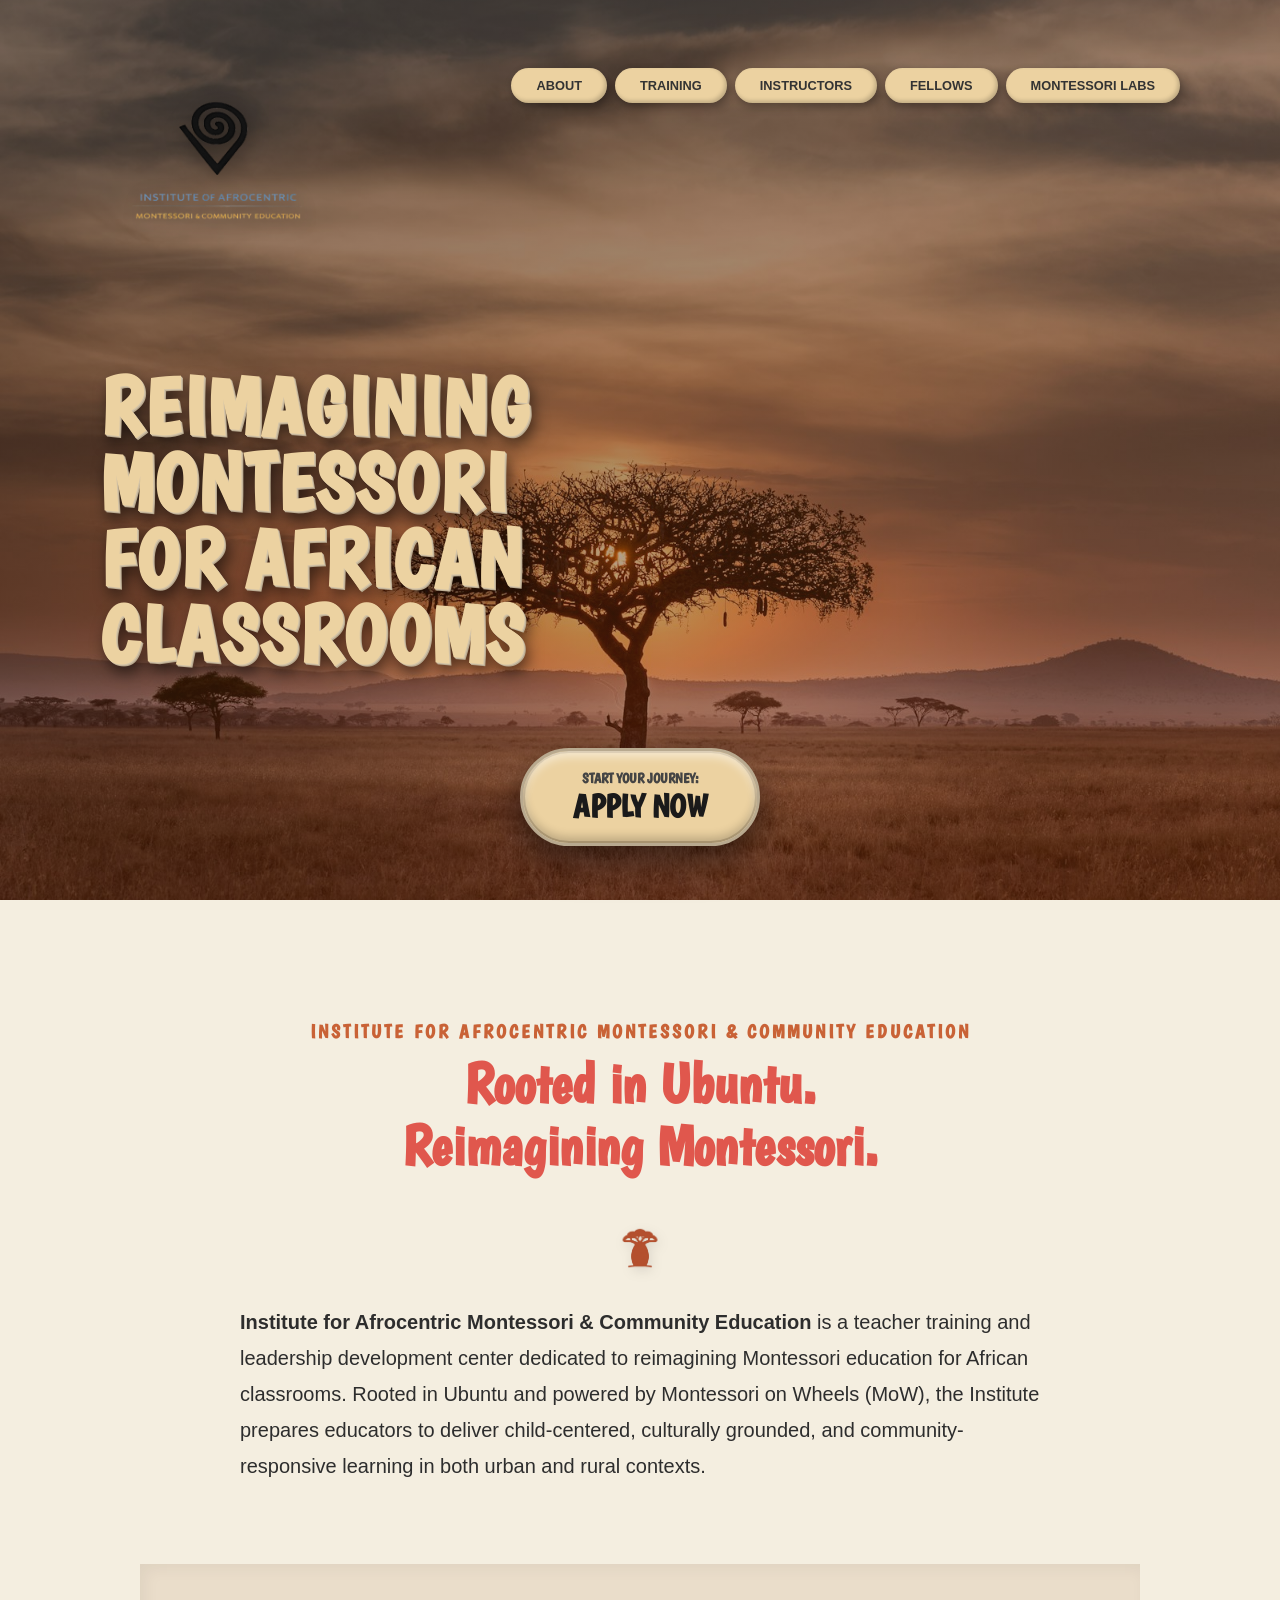
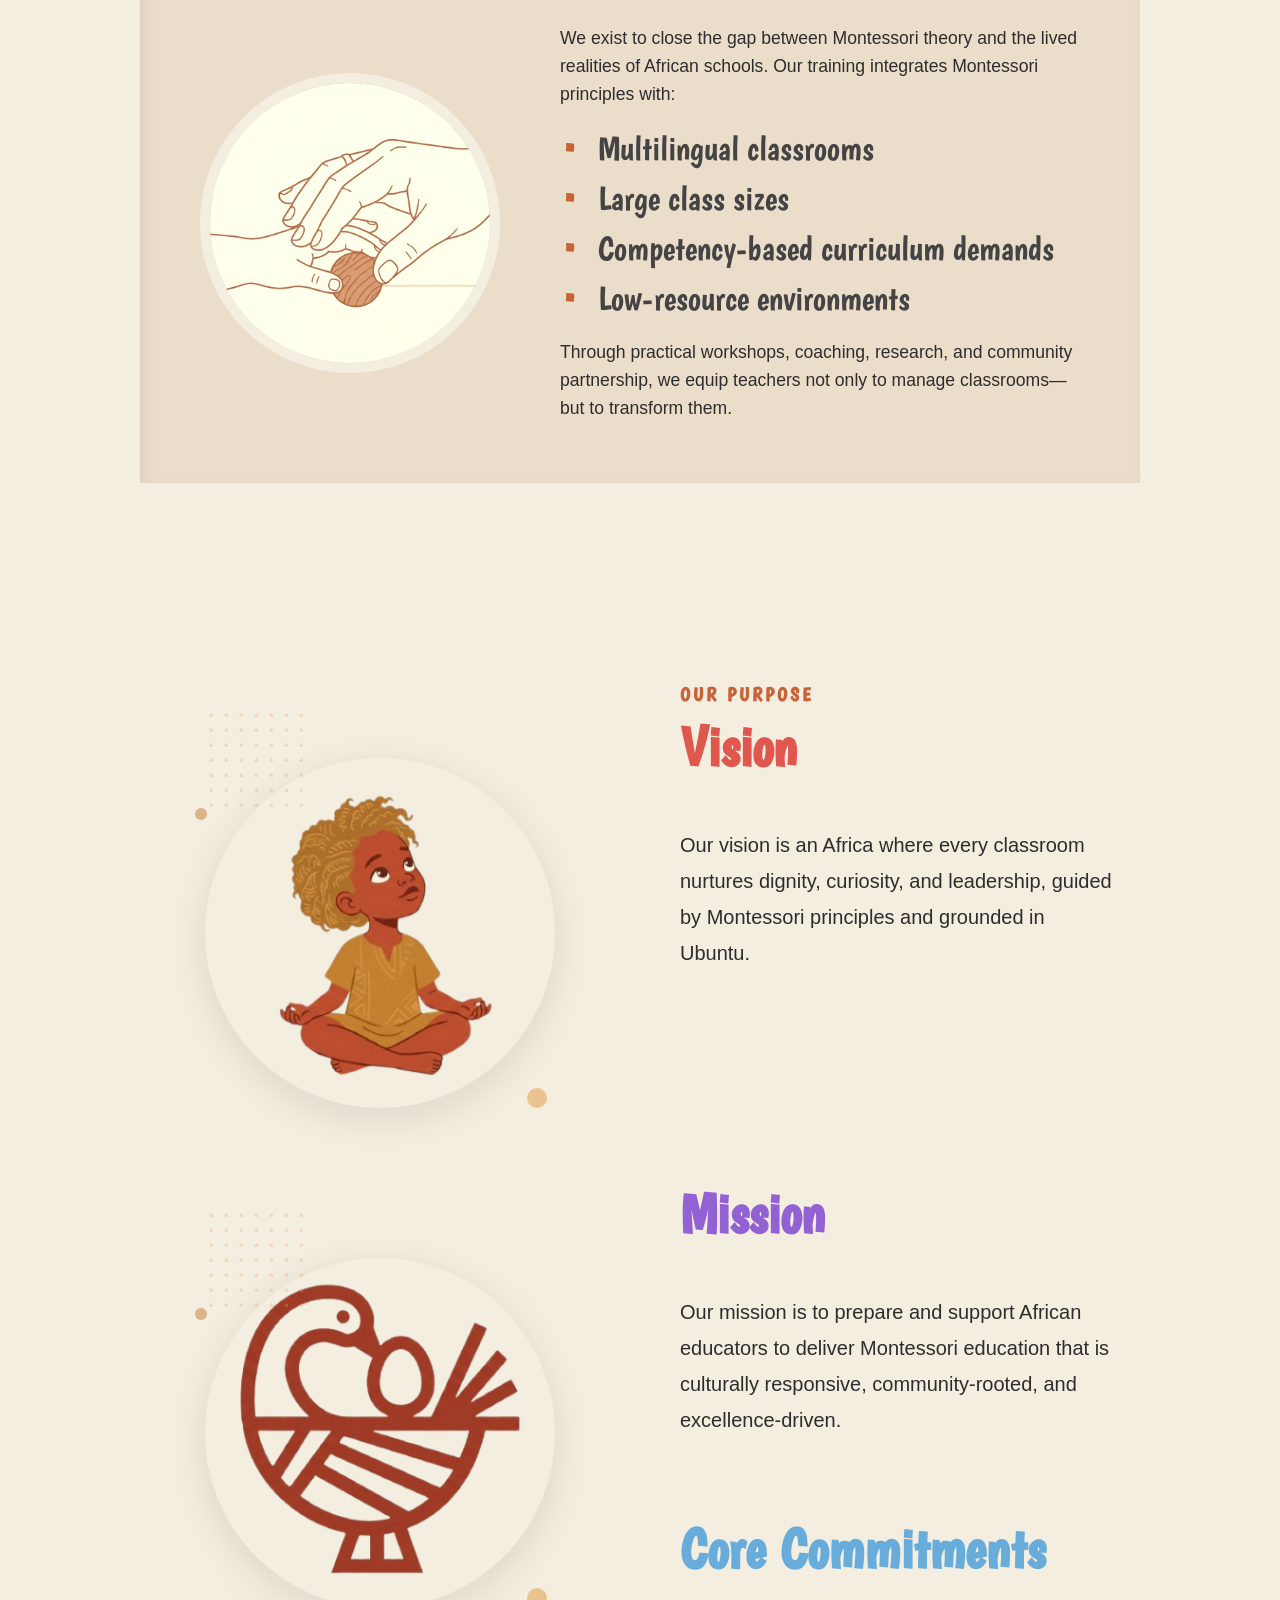
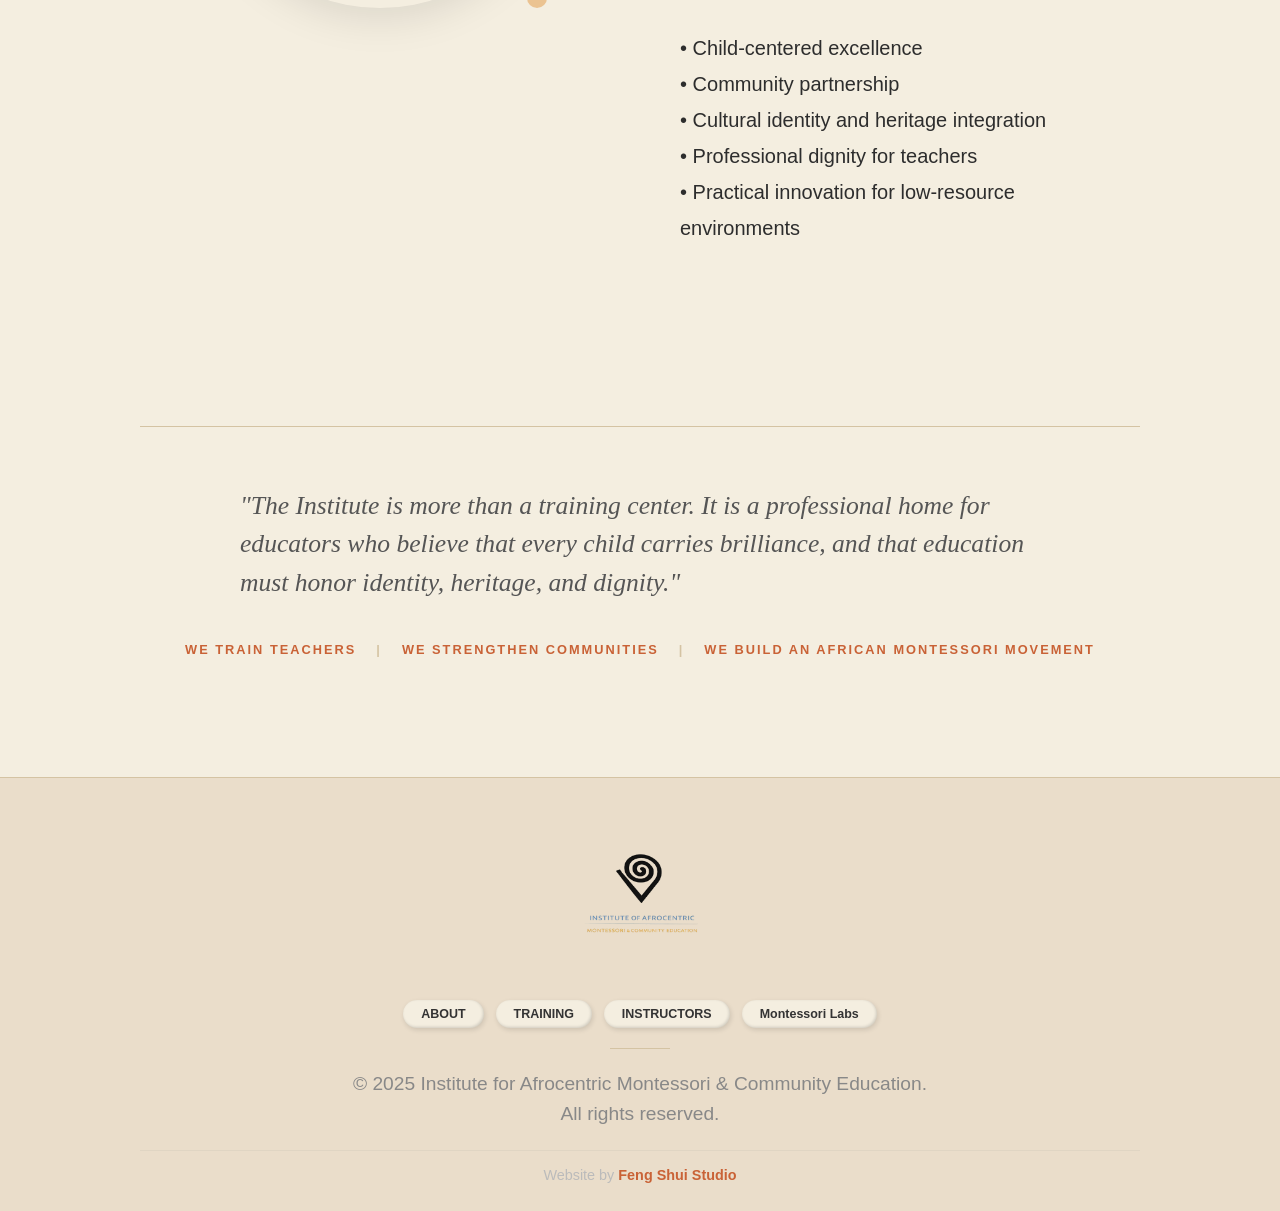
<file: index.html>
<!DOCTYPE html>
<html lang="en">
<head>
    <meta charset="UTF-8">
    <meta name="viewport" content="width=device-width, initial-scale=1.0">
    
     <!-- Primary SEO -->
    <title>IAMCE | Institute of Afrocentric Montessori & Community Education</title>
    <meta name="description" content="The MoW Institute for African Montessori & Community Education trains and equips African educators with child-centered, culturally grounded Montessori practice rooted in Ubuntu.">
    <meta name="keywords" content="Montessori Africa, African Montessori, teacher training Zimbabwe, Ubuntu education, community education, Montessori diploma, African classroom, MoW Institute, IAMCE">
    <meta name="author" content="MoW Institute for African Montessori & Community Education">
    <meta name="robots" content="index, follow">
    <link rel="canonical" href="https://www.iamce.org/">

    <!-- Open Graph (Facebook, WhatsApp, LinkedIn previews) -->
    <meta property="og:type" content="website">
    <meta property="og:url" content="https://www.iamce.org/">
    <meta property="og:title" content="IAMCE | Rooted in Ubuntu. Reimagining Montessori.">
    <meta property="og:description" content="A teacher training and leadership development centre dedicated to reimagining Montessori education for African classrooms.">
    <meta property="og:image" content="https://www.iamce.org/img/iamcelogo_1.jpg">
    <meta property="og:locale" content="en_ZW">
    <meta property="og:site_name" content="IAMCE">

    <!-- Twitter / X Card -->
    <meta name="twitter:card" content="summary_large_image">
    <meta name="twitter:title" content="IAMCE | Rooted in Ubuntu. Reimagining Montessori.">
    <meta name="twitter:description" content="A teacher training and leadership development centre dedicated to reimagining Montessori education for African classrooms.">
    <meta name="twitter:image" content="https://www.iamce.org/img/iamcelogo_1.jpg">

    <!-- Favicon -->
    <link rel="icon" type="image/jpeg" href="img/iamcelogo_1.jpg">
    <link rel="apple-touch-icon" href="img/iamcelogo_1.jpg">
    <meta name="theme-color" content="#ecd2a1">

    <link rel="stylesheet" href="style.css">
    <link rel="preconnect" href="https://fonts.googleapis.com">
    <link rel="preconnect" href="https://fonts.gstatic.com" crossorigin>
    <link href="https://fonts.googleapis.com/css2?family=Sniglet:wght@800&display=swap" rel="stylesheet">
    <link href="https://fonts.googleapis.com/css2?family=Boogaloo&display=swap" rel="stylesheet">
</head>
<body>

    <main class="landing-container">
        <header class="navbar">
            <div class="logo-area">
                <img src="img/iamce-logo__1_-Picsart-AiImageEnhancer-removebg-preview.png" alt="IAMCE Logo">
            </div>
            <nav class="nav-links">
                <a href="index.html">ABOUT</a>
                <a href="training.html">TRAINING</a>
                <a href="application.html">INSTRUCTORS</a>
                <a href="fellows-2026.html">FELLOWS</a>
                <a href="labs.html">MONTESSORI LABS</a>
            </nav>
        </header>

        <section class="hero-text">
            <h1>REIMAGINING<br>MONTESSORI<br>FOR AFRICAN<br>CLASSROOMS</h1>
        </section>

        <footer class="footer-action">
            <a href="https://forms.gle/S5t1GRHVKNCAFTaw8" class="apply-btn" target="_blank">
                <span class="sub-text">START YOUR JOURNEY:</span>
                <span class="main-text">APPLY NOW</span>
            </a>
        </footer>
    </main>

    <section class="about-section">
        <div class="section-container">
            
            <header class="about-header" style="text-align: center;">
                <h3 class="section-labelX" style="font-size: 1.2rem;">Institute for Afrocentric Montessori & Community Education</h3>
                <h2 class="section-titleX" style="color: #e0574d">Rooted in Ubuntu. <br> Reimagining Montessori.</h2>
               
                                                           
            </header>

             <div class="shield-container">
                <img src="img/baobab.png" alt="Ubuntu Shield" class="sahara-shield">
            </div>


            <div class="content-block intro-text">
                <p><strong>Institute for Afrocentric Montessori & Community Education</strong> is a teacher training and leadership development center dedicated to reimagining Montessori education for African classrooms. Rooted in Ubuntu and powered by Montessori on Wheels (MoW), the Institute prepares educators to deliver child-centered, culturally grounded, and community-responsive learning in both urban and rural contexts.</p>
            </div>

            <div class="friction-container" style="border-radius: 0%;">
                <div class="">
                    <div class="portal-cutout">
                        <img src="img/twohands.png" alt="Hands-on Learning" class="portal-img">
                    </div>
                    <div class=""></div>
                </div>

                <div class="friction-text">
                    <p>We exist to close the gap between Montessori theory and the lived realities of African schools. Our training integrates Montessori principles with:</p>
                    <ul class="friction-list">
                        <li><span>•</span> Multilingual classrooms</li>
                        <li><span>•</span> Large class sizes</li>
                        <li><span>•</span> Competency-based curriculum demands</li>
                        <li><span>•</span> Low-resource environments</li>
                    </ul>
                    <p>Through practical workshops, coaching, research, and community partnership, we equip teachers not only to manage classrooms—but to transform them.</p>
                </div>
            </div>

            <!-- Stories Section -->
            <section class="storiesX" style="margin-bottom: 0%; padding-bottom: 0%;">
                <div class="containerX">
                    <div class="stories-contentX">
                        <div class="stories-visualX">
                            <div class="story-image-mainX">
                                <img src="/img/kid.png" alt="Reflection">
                            </div>
                            
                            <span class="dotX dot-5X"></span>
                            <span class="dotX dot-6X"></span>
                            <div class="dots-patternX"></div>
                        </div>

                        <div class="stories-textX">

                          <h3 class="section-labelX">Our Purpose</h3>

                          <h2 class="section-titleX" style="color: #e0574d ;">Vision</h2>

                          <div class="content-block intro-text">
                              <p>Our vision is an Africa where every classroom nurtures dignity, curiosity,
                              and leadership, guided by Montessori principles and grounded in Ubuntu. <br>

                              </p>
                          </div>

                          

                          
                          <!-- <div class="stories-actionsX">
                              <button class="cta-buttonX">Explore the Institute</button>
                          </div> -->

                        </div>
                    </div>
                </div>
            </section>

             <!-- Stories Section -->
            <section class="storiesX" style="margin: 0%;padding-top: 0%;">
                <div class="containerX">
                    <div class="stories-contentX">
                        <div class="stories-visualX">
                            <div class="story-image-mainX">
                                <img src="/img/adinkrabird.png" alt="Reflection">
                            </div>
                            
                            <span class="dotX dot-5X"></span>
                            <span class="dotX dot-6X"></span>
                            <div class="dots-patternX"></div>
                        </div>

                        <div class="stories-textX">
                    
                          <h2 class="section-titleX" style="color: #9261d3 ;">Mission</h2>
                           <div class="content-block intro-text">
                             <p>
                              Our mission is to prepare and support African educators to deliver Montessori
                              education that is culturally responsive, community-rooted, and
                              excellence-driven.</p>
                          </div>


                          
                          <h2 class="section-titleX" style="color: #67acda ;">Core Commitments</h2>
                          <ul style="font-family: Arial, Helvetica, sans-serif;font-size: 1.25rem;
                                      line-height: 1.8;
                                      max-width: 800px;
                                      margin: 0 auto 80px;
                                      font-weight: 300;
                                      list-style-type: none;">
                              <li> <span>•</span>  Child-centered excellence</li>
                              <li> <span>•</span>  Community partnership</li>
                              <li> <span>•</span>  Cultural identity and heritage integration</li>
                              <li> <span>•</span>  Professional dignity for teachers</li>
                              <li> <span>•</span>  Practical innovation for low-resource environments</li>
                          </ul>

                          <!-- <div class="stories-actionsX">
                              <button class="cta-buttonX">Explore the Institute</button>
                          </div> -->

                        </div>
                    </div>
                </div>
            </section>

            

            <footer class="gravity-section">
                <div class="gravity-card">
                    <p class="final-quote">"The Institute is more than a training center. It is a professional home for educators who believe that every child carries brilliance, and that education must honor identity, heritage, and dignity."</p>
                    
                    <div class="movement-bar">
                        <span class="m-item">We train teachers</span>
                        <span class="m-divider">|</span>
                        <span class="m-item">We strengthen communities</span>
                        <span class="m-divider">|</span>
                        <span class="m-item">We build an African Montessori movement</span>
                    </div>
                </div>
            </footer>

        </div>
    </section>

    <footer class="site-footer">
        <div class="site-footer-inner">
            <img src="img/iamce-logo__1_-Picsart-AiImageEnhancer-removebg-preview.png" alt="IAMCE Logo" class="site-footer-logo">
            <nav class="site-footer-nav">
                <a href="index.html">ABOUT</a>
                <a href="training.html">TRAINING</a>
                <a href="application.html">INSTRUCTORS</a>
                <a href="labs.html">Montessori Labs</a>
            </nav>
            <div class="site-footer-divider"></div>
            <p class="site-footer-copy">
                © 2025 Institute for Afrocentric Montessori & Community Education.<br>
                All rights reserved.
            </p>
            <p class="site-footer-credit">
                Website by <a href="mailto:fengshuistudiohq@gmail.com?subject=Website Inquiry" target="_blank" rel="noopener noreferrer">Feng Shui Studio</a>
            </p>
        </div>
    </footer>

</body>
</html>
</file>
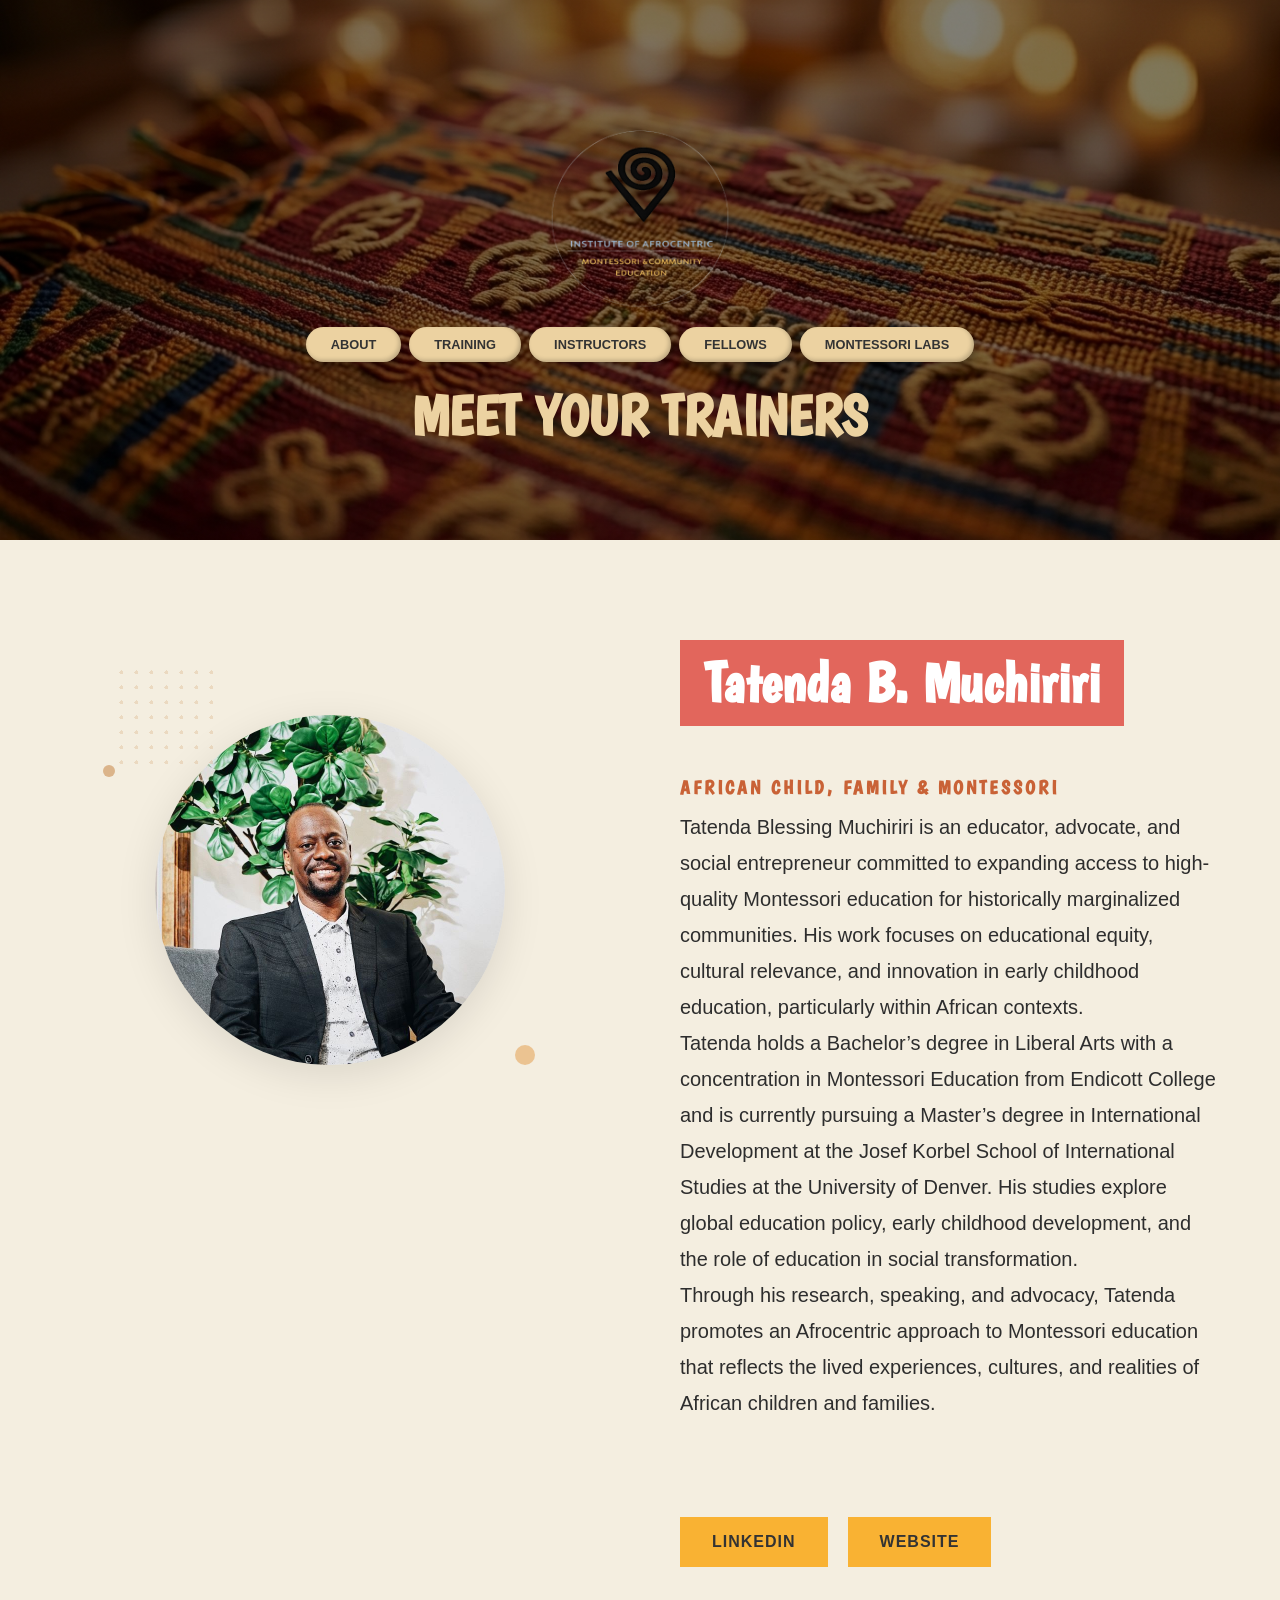
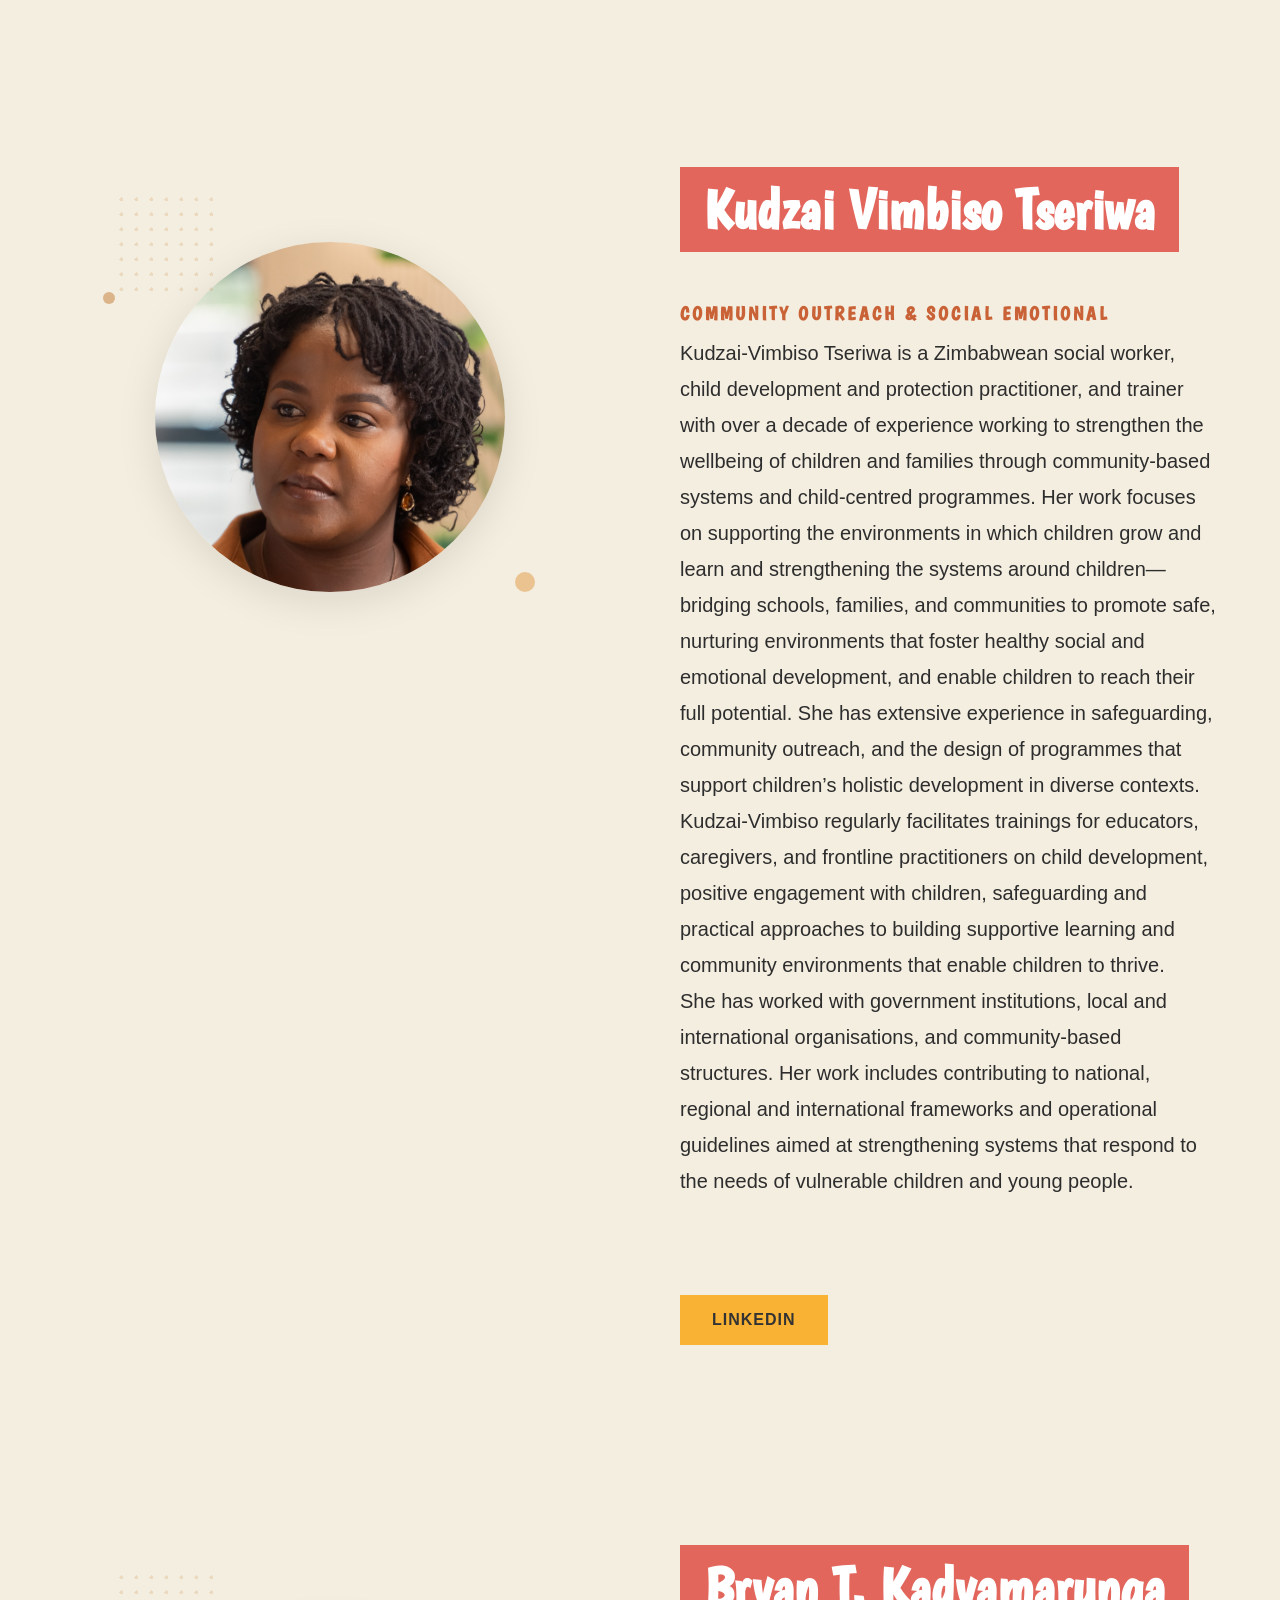
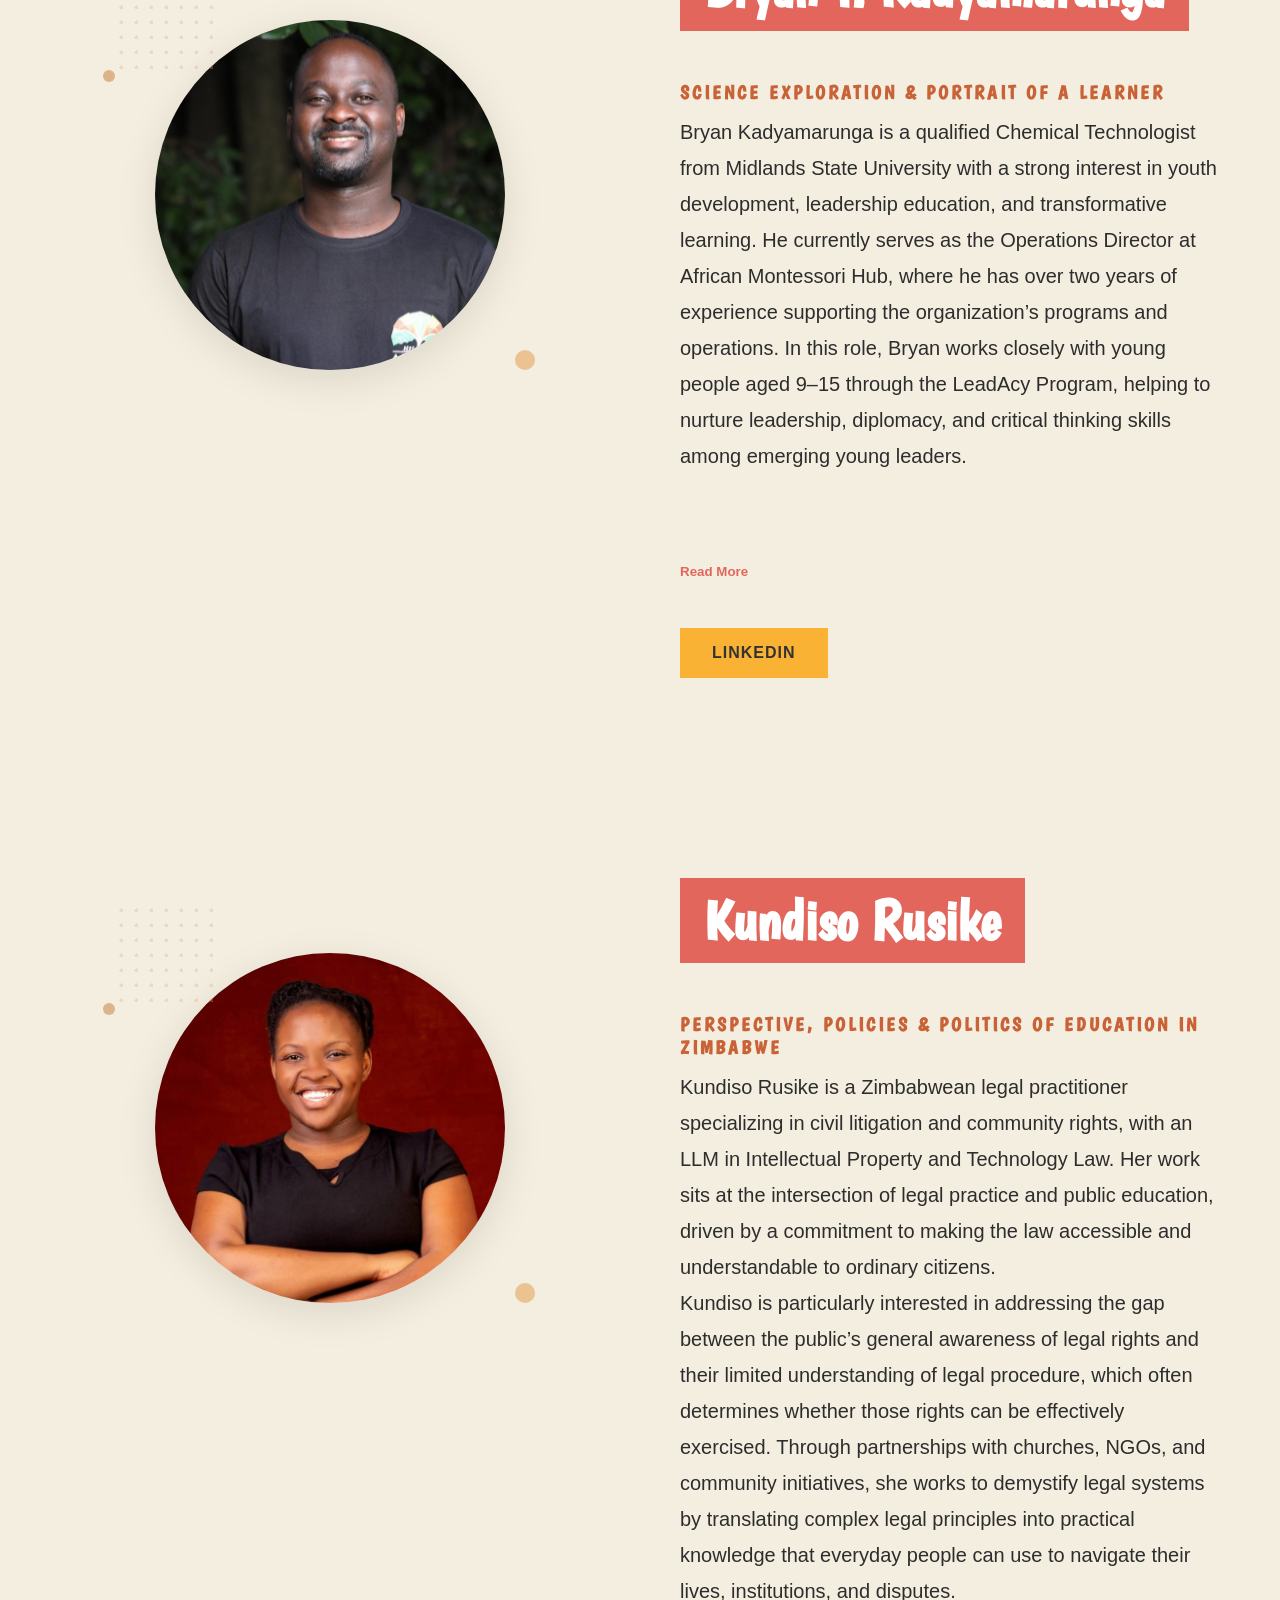
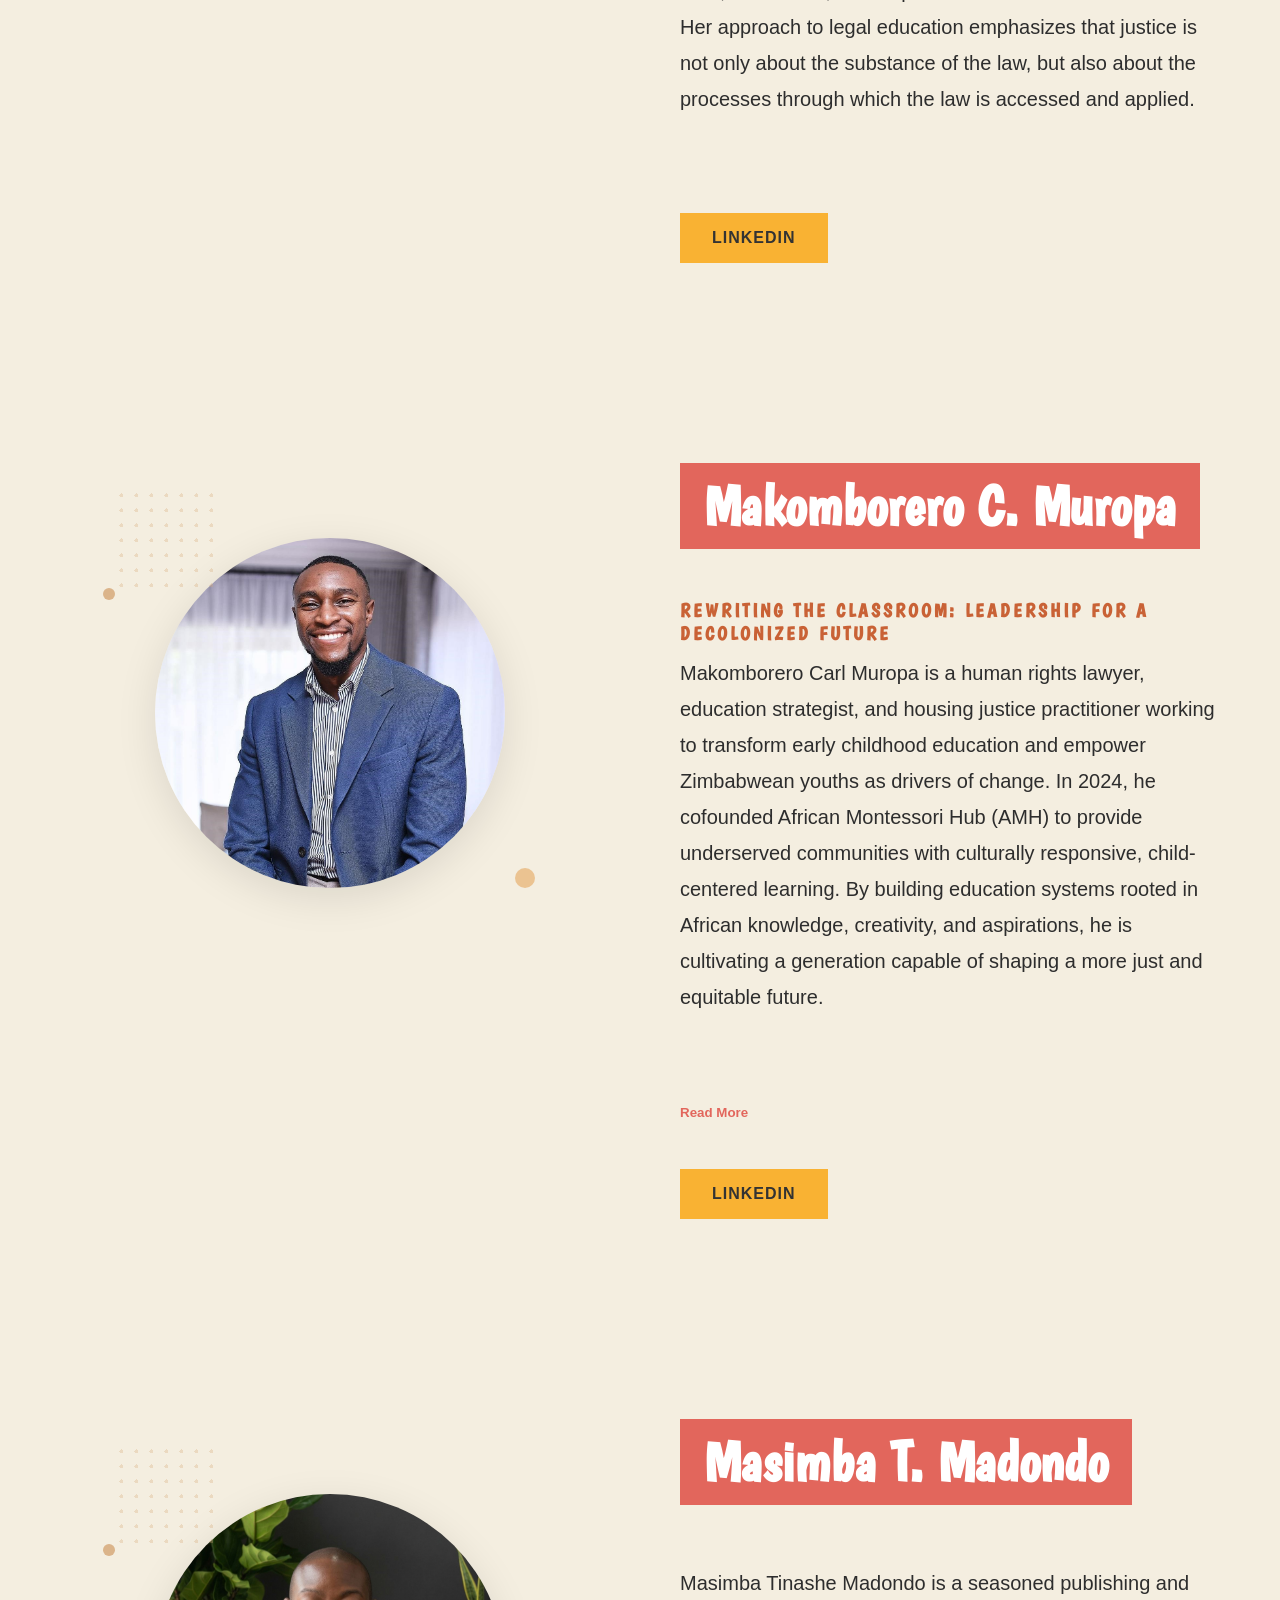
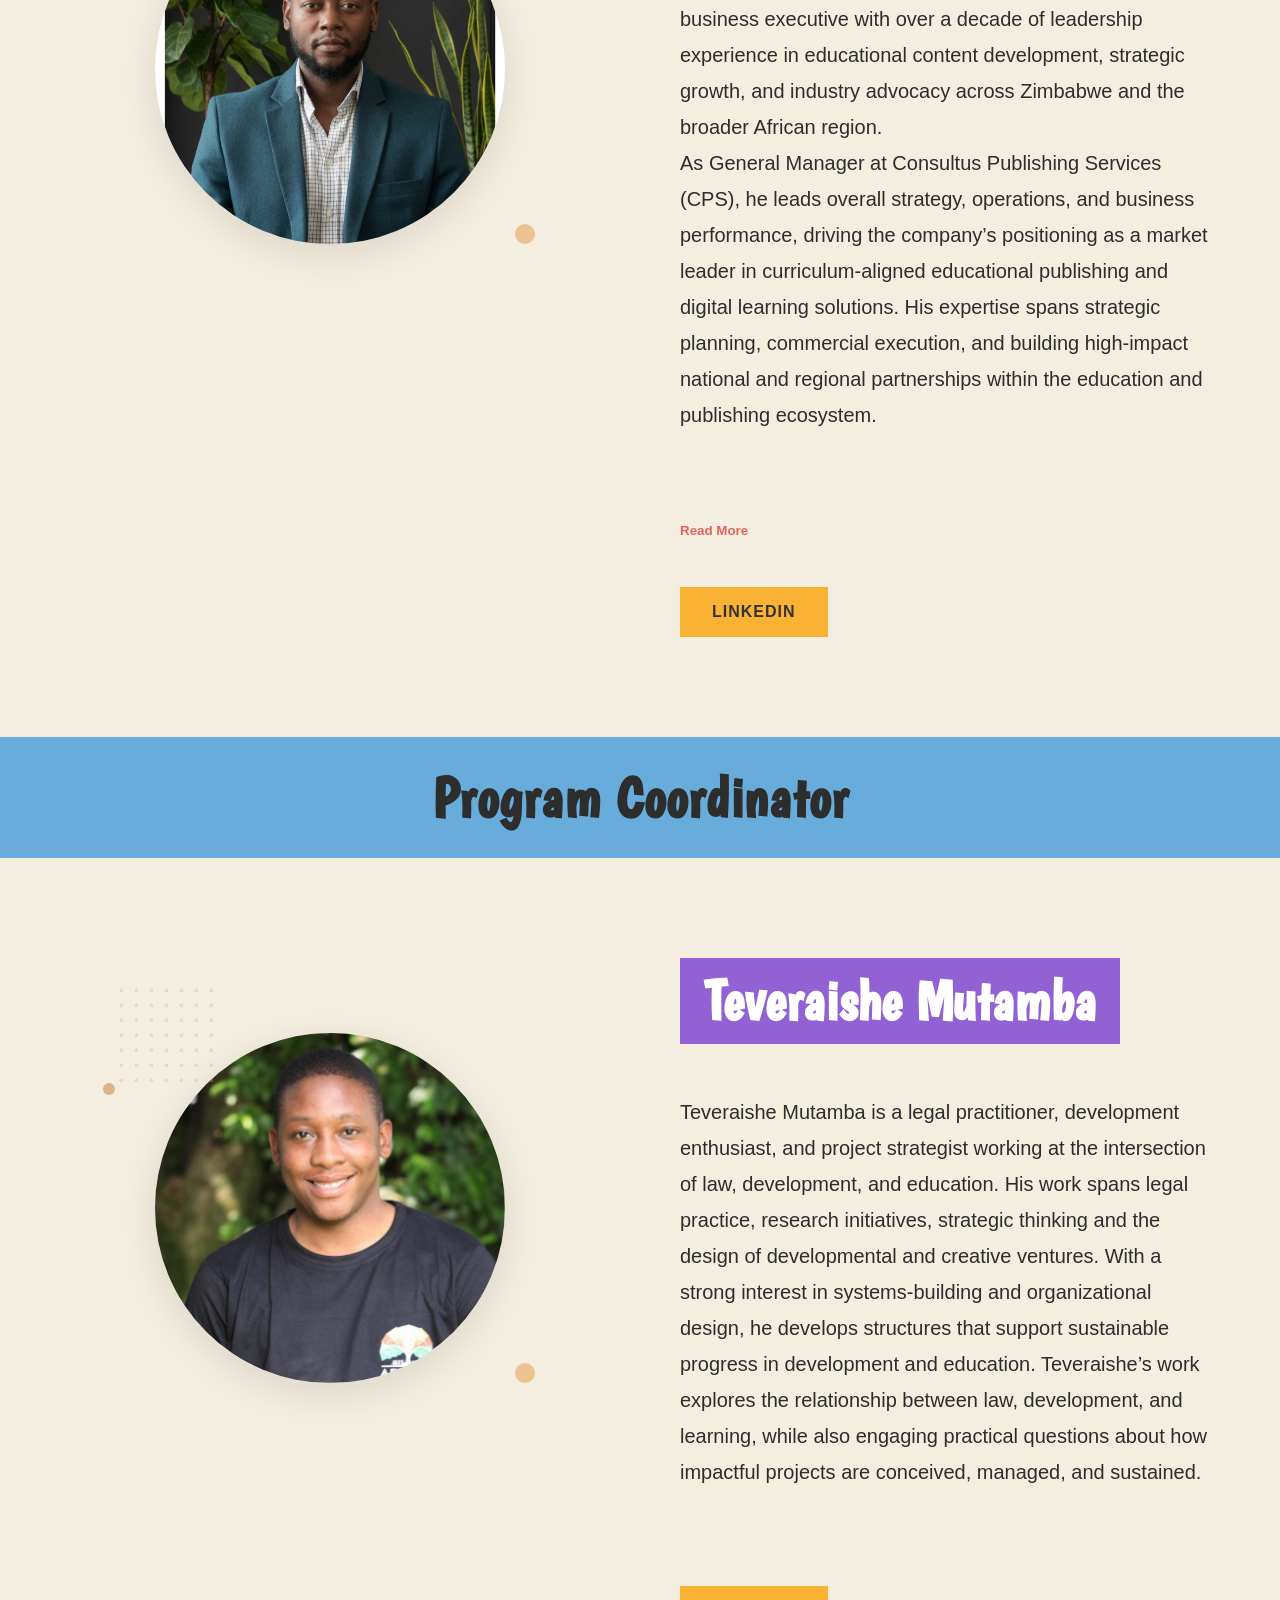
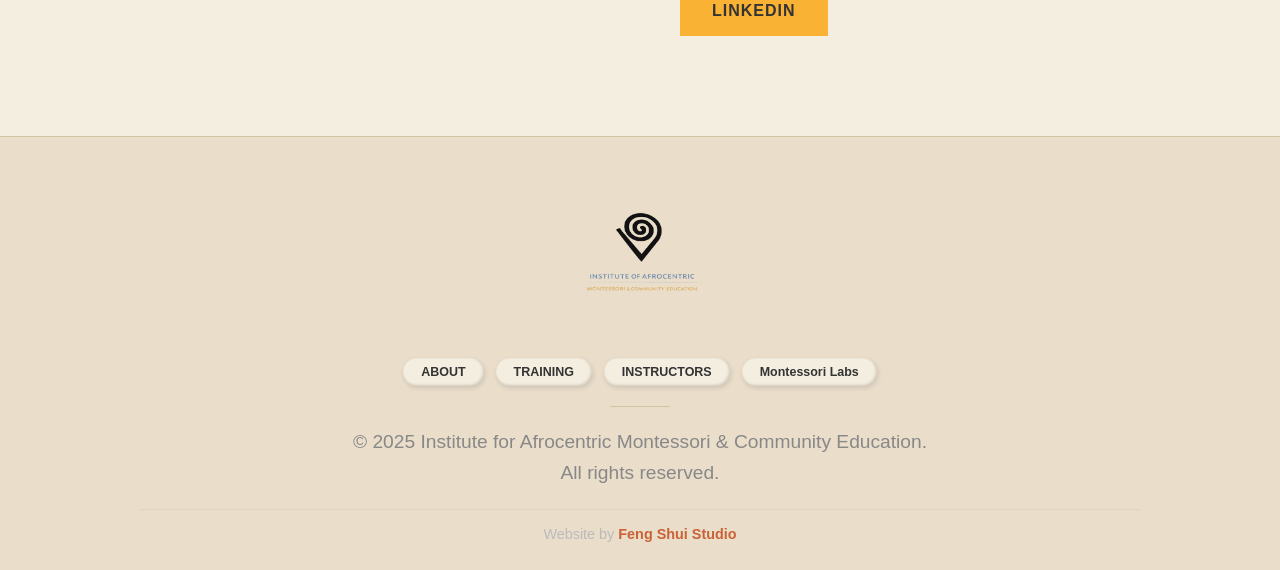
<file: application.html>
<!DOCTYPE html>
<html lang="en">
<head>
    <meta charset="UTF-8">
    <meta name="viewport" content="width=device-width, initial-scale=1.0">
    

     <!-- Primary SEO -->
    <title>Instructors | Join the Movement — IAMCE</title>
    <meta name="description" content="Become an IAMCE instructor. Join a growing movement of African Montessori educators delivering child-centered, culturally grounded education across Zimbabwe and beyond.">
    <meta name="keywords" content="Montessori instructor Africa, IAMCE application, teach Montessori Zimbabwe, African educator training, join Montessori movement, MoW Institute instructors">
    <meta name="author" content="MoW Institute for African Montessori & Community Education">
    <meta name="robots" content="index, follow">
    <link rel="canonical" href="https://www.iamce.org/application.html">

    <!-- Open Graph -->
    <meta property="og:type" content="website">
    <meta property="og:url" content="https://www.iamce.org/application.html">
    <meta property="og:title" content="Instructors | Join the Movement — IAMCE">
    <meta property="og:description" content="Become an IAMCE instructor and help reimagine Montessori education for African classrooms.">
    <meta property="og:image" content="https://www.iamce.org/img/iamcelogo_1.jpg">
    <meta property="og:locale" content="en_ZW">
    <meta property="og:site_name" content="IAMCE">

    <!-- Twitter / X Card -->
    <meta name="twitter:card" content="summary_large_image">
    <meta name="twitter:title" content="Instructors | Join the Movement — IAMCE">
    <meta name="twitter:description" content="Become an IAMCE instructor and help reimagine Montessori education for African classrooms.">
    <meta name="twitter:image" content="https://www.iamce.org/img/iamcelogo_1.jpg">

    <!-- Favicon -->
    <link rel="icon" type="image/jpeg" href="img/iamcelogo_1.jpg">
    <link rel="apple-touch-icon" href="img/iamcelogo_1.jpg">
    <meta name="theme-color" content="#ecd2a1">

    <link rel="stylesheet" href="style.css">
    <link rel="preconnect" href="https://fonts.googleapis.com">
    <link rel="preconnect" href="https://fonts.gstatic.com" crossorigin>
    <link href="https://fonts.googleapis.com/css2?family=Sniglet:wght@800&display=swap" rel="stylesheet">
    <link href="https://fonts.googleapis.com/css2?family=Boogaloo&display=swap" rel="stylesheet">
</head>
<body class="training-page">

    <header class="navbar" style="margin: 0; padding: 0; display: block;">
        <section class="training-hero" style="margin: 0; padding: 10px 0 0 0; position: relative;">
            
            <div class="logo-area" style="margin-top: 0; padding-top: 5px;">
                <img src="img/iamce-logo__2_-Picsart-AiImageEnhancer-removebg-preview.png" alt="IAMCE Logo" style="display: block;">
            </div>

            <nav class="nav-links" style="margin-top: -10px; padding-top: 0;">
                <a href="index.html">ABOUT</a>
                <a href="training.html">TRAINING</a>
                <a href="application.html">INSTRUCTORS</a>
                <a href="fellows-2026.html">FELLOWS</a>
                <a href="labs.html">MONTESSORI LABS</a>
            </nav>

            <div class="hero-overlay" style="margin-top: 20px;">
                <h1 style="margin-top: 0;">MEET YOUR TRAINERS</h1>
            </div>
        </section>
    </header>

    <!-- Stories Section -->
            <section class="storiesX">
                <div class="containerX">
                    <div class="stories-contentX">
                        <div class="stories-visualX">
                            <div class="story-image-mainX">
                                <img src="/img/Trainers/instructor (4).JPG" alt="Reflection">
                            </div>
                            
                            <span class="dotX dot-5X"></span>
                            <span class="dotX dot-6X"></span>
                            <div class="dots-patternX"></div>
                        </div>

                        <div class="stories-textX">

                          <h2 class="section-titleX" style="
                                                            background-color: #E2665C;
                                                            color: white;
                                                            padding: 12px 24px;
                                                            display: inline-block;">Tatenda B. Muchiriri</h2>
                          <h3 class="section-labelX">African Child, Family & Montessori</h3>

                          <div class="content-block intro-text">
                              <p>Tatenda Blessing Muchiriri is an educator, advocate, and social entrepreneur committed to expanding access to high-quality Montessori education for historically marginalized communities. His work focuses on educational equity, cultural relevance, and innovation in early childhood education, particularly within African contexts.<br>

                              Tatenda holds a Bachelor’s degree in Liberal Arts with a concentration in Montessori Education from Endicott College and is currently pursuing a Master’s degree in International Development at the Josef Korbel School of International Studies at the University of Denver. His studies explore global education policy, early childhood development, and the role of education in social transformation.
                              <br> Through his research, speaking, and advocacy, Tatenda promotes an Afrocentric approach to Montessori education that reflects the lived experiences, cultures, and realities of African children and families.
                               </p>
                          </div>

                          
                          <div class="stories-actionsX">
                                <a href="https://www.linkedin.com/in/tatenda-blessing-muchiriri-0326b3107/" class="cta-buttonA" target="_blank" style="text-decoration: none;">LINKEDIN</a>
                                <a href="https://www.tatendamuchiriri.com/" class="cta-buttonA" target="_blank" style="text-decoration: none;">WEBSITE</a>
                            </div>

                        </div>
                    </div>
                </div>
            </section>

            <section class="storiesX">
                <div class="containerX">
                    <div class="stories-contentX">
                        <div class="stories-visualX">
                            <div class="story-image-mainX">
                                <img src="/img/Trainers/instructor (3).JPG" alt="Reflection">
                            </div>
                            
                            <span class="dotX dot-5X"></span>
                            <span class="dotX dot-6X"></span>
                            <div class="dots-patternX"></div>
                        </div>

                        <div class="stories-textX">

                          <h2 class="section-titleX" style="
                                                            background-color: #E2665C;
                                                            color: white;
                                                            padding: 12px 24px;
                                                            display: inline-block;">Kudzai Vimbiso Tseriwa</h2>
                          <h3 class="section-labelX">Community Outreach & Social Emotional</h3>

                          <div class="content-block intro-text">
                              <p>Kudzai-Vimbiso Tseriwa is a Zimbabwean social worker, child development and protection practitioner, and trainer with over a decade of experience working to strengthen the wellbeing of children and families through community-based systems and child-centred programmes. Her work focuses on supporting the environments in which children grow and learn and strengthening the systems around children—bridging schools, families, and communities to promote safe, nurturing environments that foster healthy social and emotional development, and enable children to reach their full potential.
She has extensive experience in safeguarding, community outreach, and the design of programmes that support children’s holistic development in diverse contexts. Kudzai-Vimbiso regularly facilitates trainings for educators, caregivers, and frontline practitioners on child development, positive engagement with children, safeguarding and practical approaches to building supportive learning and community environments that enable children to thrive.<br>

                              She has worked with government institutions, local and international organisations, and community-based structures. Her work includes contributing to national, regional and international frameworks and operational guidelines aimed at strengthening systems that respond to the needs of vulnerable children and young people.</p>
                          </div>

                          
                          <div class="stories-actionsX">
                              <a href="https://www.linkedin.com/in/kudzai-vimbiso-tseriwa-889a36243/" class="cta-buttonA" target="_blank" style="text-decoration: none;">LINKEDIN</a>
                               
                          </div>

                        </div>
                    </div>
                </div>
            </section>

            <section class="storiesX">
                <div class="containerX">
                    <div class="stories-contentX">
                        <div class="stories-visualX">
                            <div class="story-image-mainX">
                                <img src="/img/Trainers/instructor (2).JPG" alt="Reflection">
                            </div>
                            
                            <span class="dotX dot-5X"></span>
                            <span class="dotX dot-6X"></span>
                            <div class="dots-patternX"></div>
                        </div>

                        <div class="stories-textX">

                          <h2 class="section-titleX" style="
                                                            background-color: #E2665C;
                                                            color: white;
                                                            padding: 12px 24px;
                                                            display: inline-block;">Bryan T. Kadyamarunga</h2>
                                                           
                          <h3 class="section-labelX">Science Exploration & Portrait Of A Learner</h3>

                          <div class="content-block intro-text">
                              <p>Bryan Kadyamarunga is a qualified Chemical Technologist from Midlands State University with a strong interest in youth development, leadership education, and transformative learning. He currently serves as the Operations Director at African Montessori Hub, where he has over two years of experience supporting the organization’s programs and operations. In this role, Bryan works closely with young people aged 9–15 through the LeadAcy Program, helping to nurture leadership, diplomacy, and critical thinking skills among emerging young leaders. </p>

                              <!-- Hidden content -->
                                <div class="more-textX">
                                    <p>
                                       Bryan was a part of the Better is Possible Fellowship in 2024, an experience that deepened his commitment to impact-driven, re-imagining education and community development. He is also currently part of the Intergenerational Montessori for Belonging and Learning-Centered Education training program, where he is among the members advancing their knowledge in Montessori-inspired approaches that foster belonging, collaboration, and learner-centered environments. <br>
                                       Through his work, Bryan is dedicated to creating meaningful educational experiences that empower young people to develop confidence, leadership capacity, and a sense of global citizenship.
                               
                                   </p>

                                    
                                </div>

                                <!-- Button -->
                                <button class="read-more-btnX" onclick="toggleReadMore(this)">Read More</button>
                              
                          </div>

                          
                          <div class="stories-actionsX">
                              <a href="https://www.linkedin.com/in/bryan-tanaka-kadyamarunga-9975b9114/" class="cta-buttonA" target="_blank" style="text-decoration: none;">LINKEDIN</a>
                               
                          </div>


                        </div>
                    </div>
                </div>
            </section>

            <section class="storiesX">
                <div class="containerX">
                    <div class="stories-contentX">
                        <div class="stories-visualX">
                            <div class="story-image-mainX">
                                <img src="/img/Trainers/instructor (1).JPG" alt="Reflection">
                            </div>
                            
                            <span class="dotX dot-5X"></span>
                            <span class="dotX dot-6X"></span>
                            <div class="dots-patternX"></div>
                        </div>

                        <div class="stories-textX">

                          <h2 class="section-titleX" style="
                                                            background-color: #E2665C;
                                                            color: white;
                                                            padding: 12px 24px;
                                                            display: inline-block;">Kundiso Rusike</h2>
                          <h3 class="section-labelX">Perspective, Policies & Politics of Education in Zimbabwe</h3>

                          <div class="content-block intro-text">
                              <p>Kundiso Rusike is a Zimbabwean legal practitioner specializing in civil litigation and community rights, with an LLM in Intellectual Property and Technology Law. Her work sits at the intersection of legal practice and public education, driven by a commitment to making the law accessible and understandable to ordinary citizens.<br>

                              Kundiso is particularly interested in addressing the gap between the public’s general awareness of legal rights and their limited understanding of legal procedure, which often determines whether those rights can be effectively exercised. Through partnerships with churches, NGOs, and community initiatives, she works to demystify legal systems by translating complex legal principles into practical knowledge that everyday people can use to navigate their lives, institutions, and disputes.
                              <br> Her approach to legal education emphasizes that justice is not only about the substance of the law, but also about the processes through which the law is accessed and applied.
                               </p>
                          </div>

                          
                          <div class="stories-actionsX">
                              <a href="https://www.linkedin.com/in/kundiso-rusike-804639207/" class="cta-buttonA" target="_blank" style="text-decoration: none;">LINKEDIN</a>
                               
                          </div>

                        </div>
                    </div>
                </div>
            </section>


    
            <section class="storiesX">
                <div class="containerX">
                    <div class="stories-contentX">
                        <div class="stories-visualX">
                            <div class="story-image-mainX">
                                <img src="/img/Trainers/carl.JPG" alt="Reflection">
                            </div>
                            
                            <span class="dotX dot-5X"></span>
                            <span class="dotX dot-6X"></span>
                            <div class="dots-patternX"></div>
                        </div>

                        <div class="stories-textX">

                          <h2 class="section-titleX" style="
                                                            background-color: #E2665C;
                                                            color: white;
                                                            padding: 12px 24px;
                                                            display: inline-block;">Makomborero C. Muropa</h2>
                          <h3 class="section-labelX">Rewriting the Classroom: Leadership for a Decolonized Future</h3>

                          <div class="content-block intro-text">
                              <p>Makomborero Carl Muropa is a human rights lawyer, education strategist, and housing justice practitioner working to transform early childhood education and empower Zimbabwean youths as drivers of change. In 2024, he cofounded African Montessori Hub (AMH) to provide underserved communities with culturally responsive, child-centered learning. By building education systems rooted in African knowledge, creativity, and aspirations, he is cultivating a generation capable of shaping a more just and equitable future.</p>
                               
                               <!-- Hidden content -->
                                <div class="more-textX">
                                    <p>
                                      At AMH, Makomborero leads the design and implementation of hands-on curricula that integrates topics such as African languages, cultures, and ways of knowing. By partnering with local educators and policymakers, he works to implement community-driven classrooms, in which children become active agents of their own learning. Through its LeadAcy initiative, AMH helps youths and adolescents discover their own voices and become public advocates through writing and public speaking enrichment, leadership train.  
                         
                                   </p>

                                    
                                </div>

                                <!-- Button -->
                                <button class="read-more-btnX" onclick="toggleReadMore(this)">Read More</button>
                         </div>

                          
                          <div class="stories-actionsX">
                              <a href="https://www.linkedin.com/in/makomborero-carl-muropa-a093a1144/" class="cta-buttonA" target="_blank" style="text-decoration: none;">LINKEDIN</a>
                               
                          </div>

                        </div>
                    </div>
                </div>
            </section>

            <section class="storiesX">
                <div class="containerX">
                    <div class="stories-contentX">
                        <div class="stories-visualX">
                            <div class="story-image-mainX">
                                <img src="/img/Trainers/masimba.JPG" alt="Reflection">
                            </div>
                            
                            <span class="dotX dot-5X"></span>
                            <span class="dotX dot-6X"></span>
                            <div class="dots-patternX"></div>
                        </div>

                        <div class="stories-textX">

                          <h2 class="section-titleX" style="
                                                            background-color: #E2665C;
                                                            color: white;
                                                            padding: 12px 24px;
                                                            display: inline-block;">Masimba T. Madondo</h2>
                          <h3 class="section-labelX"></h3>

                          <div class="content-block intro-text">
                              <p>
                                Masimba Tinashe Madondo is a seasoned publishing and business executive with over a decade of leadership experience in educational content development, strategic growth, and industry advocacy across Zimbabwe and the broader African region.
                                <br>As General Manager at Consultus Publishing Services (CPS), he leads overall strategy, operations, and business performance, driving the company’s positioning as a market leader in curriculum-aligned educational publishing and digital learning solutions. His expertise spans strategic planning, commercial execution, and building high-impact national and regional partnerships within the education and publishing ecosystem.

                              </p>
                               
                               <!-- Hidden content -->
                                <div class="more-textX" >
                                    <p>
                                     Masimba brings a strong commercial foundation, with early career experience in inbound sales within the higher education and education tourism sectors, followed by digital sales support and customer success roles supporting global self-publishing platforms, including Amazon and Kindle Direct Publishing. This blend of traditional publishing and digital platform exposure informs his approach to innovation in African education markets.
                                     <br>He has been with CPS for 12 years, playing a central role in its growth, product development strategy, and industry influence.

                                      Beyond his executive role, Masimba is an active leader in the publishing and knowledge access ecosystem. He serves as:
                                    Chairman of the Zimbabwe Book Publishers Association,
                                    Chairman of the Reprographic Rights Association of Zimbabwe,
                                    Council Member of the National Library and Documentation Service,
                                    Board Member (Southern Africa representative) of the African Publishers Network.
                                    
                                    </p>

                                    
                                </div>

                                <!-- Button -->
                                <button class="read-more-btnX" onclick="toggleReadMore(this)">Read More</button>
                         </div>

                          
                          <div class="stories-actionsX">
                              <a href="https://www.linkedin.com/in/masimba-tinashe-madondo-044a97b/" class="cta-buttonA" target="_blank" style="text-decoration: none;">LINKEDIN</a>
                               
                          </div>

                        </div>
                    </div>
                </div>
            </section>


            <header class="about-header" style="
                background-color: #67acda;
                width: 100%;
                padding: 30px 20px;
                text-align: center;
                margin-top: 0%;
            ">

                <h2 class="styled-heading" style="
                    
                    margin: 0;
                    
                    letter-spacing: 1px;
                ">
                    Program Coordinator
                </h2>

           </header>

            <section class="storiesX">
                <div class="containerX">
                    <div class="stories-contentX">
                        <div class="stories-visualX">
                            <div class="story-image-mainX">
                                <img src="/img/Trainers/teveraishe.JPG" alt="Reflection">
                            </div>
                            
                            <span class="dotX dot-5X"></span>
                            <span class="dotX dot-6X"></span>
                            <div class="dots-patternX"></div>
                        </div>

                        <div class="stories-textX">

                          <h2 class="section-titleX" style="
                                                            background-color: #9261d3;
                                                            color: white;
                                                            padding: 12px 24px;
                                                            display: inline-block;">Teveraishe Mutamba</h2>
                          

                          <div class="content-block intro-text">
                            <p>Teveraishe Mutamba is a legal practitioner, development enthusiast, and project strategist working at the intersection of law, development, and education. His work spans legal practice, research initiatives, strategic thinking and the design of developmental and creative ventures. With a strong interest in systems-building and organizational design, he develops structures that support sustainable progress in development and education. Teveraishe’s work explores the relationship between law, development, and learning, while also engaging practical questions about how impactful projects are conceived, managed, and sustained.
                            </p>
                          </div>

                          
                          <div class="stories-actionsX">
                              <a href="https://www.linkedin.com/in/teveraishe-mutamba-45b377199/" class="cta-buttonA" target="_blank" style="text-decoration: none;">LINKEDIN</a>
                               
                          </div>

                        </div>
                    </div>
                </div>
            </section>

    <footer class="site-footer">
        <div class="site-footer-inner">
            <img src="img/iamce-logo__1_-Picsart-AiImageEnhancer-removebg-preview.png" alt="IAMCE Logo" class="site-footer-logo">
            <nav class="site-footer-nav">
                <a href="index.html">ABOUT</a>
                <a href="training.html">TRAINING</a>
                <a href="application.html">INSTRUCTORS</a>
                <a href="labs.html">Montessori Labs</a>
            </nav>
            <div class="site-footer-divider"></div>
            <p class="site-footer-copy">
                © 2025 Institute for Afrocentric Montessori & Community Education.<br>
                All rights reserved.
            </p>
            <p class="site-footer-credit">
                Website by <a href="mailto:fengshuistudiohq@gmail.com?subject=Website Inquiry" target="_blank" rel="noopener noreferrer">Feng Shui Studio</a>
            </p>
        </div>
    </footer>
    
    <script>
         function toggleReadMore(button) {
            // 1. Find the text container relative to the button clicked
            // It looks at the parent 'content-block' then finds the hidden div inside
            const contentBlock = button.parentElement;
            const moreText = contentBlock.querySelector(".more-textX");

            if (moreText.style.display === "block") {
                moreText.style.display = "none";
                button.textContent = "Read More";
            } else {
                moreText.style.display = "block";
                button.textContent = "Show Less";
            }
        }
    </script>

</body>
</html>
</file>
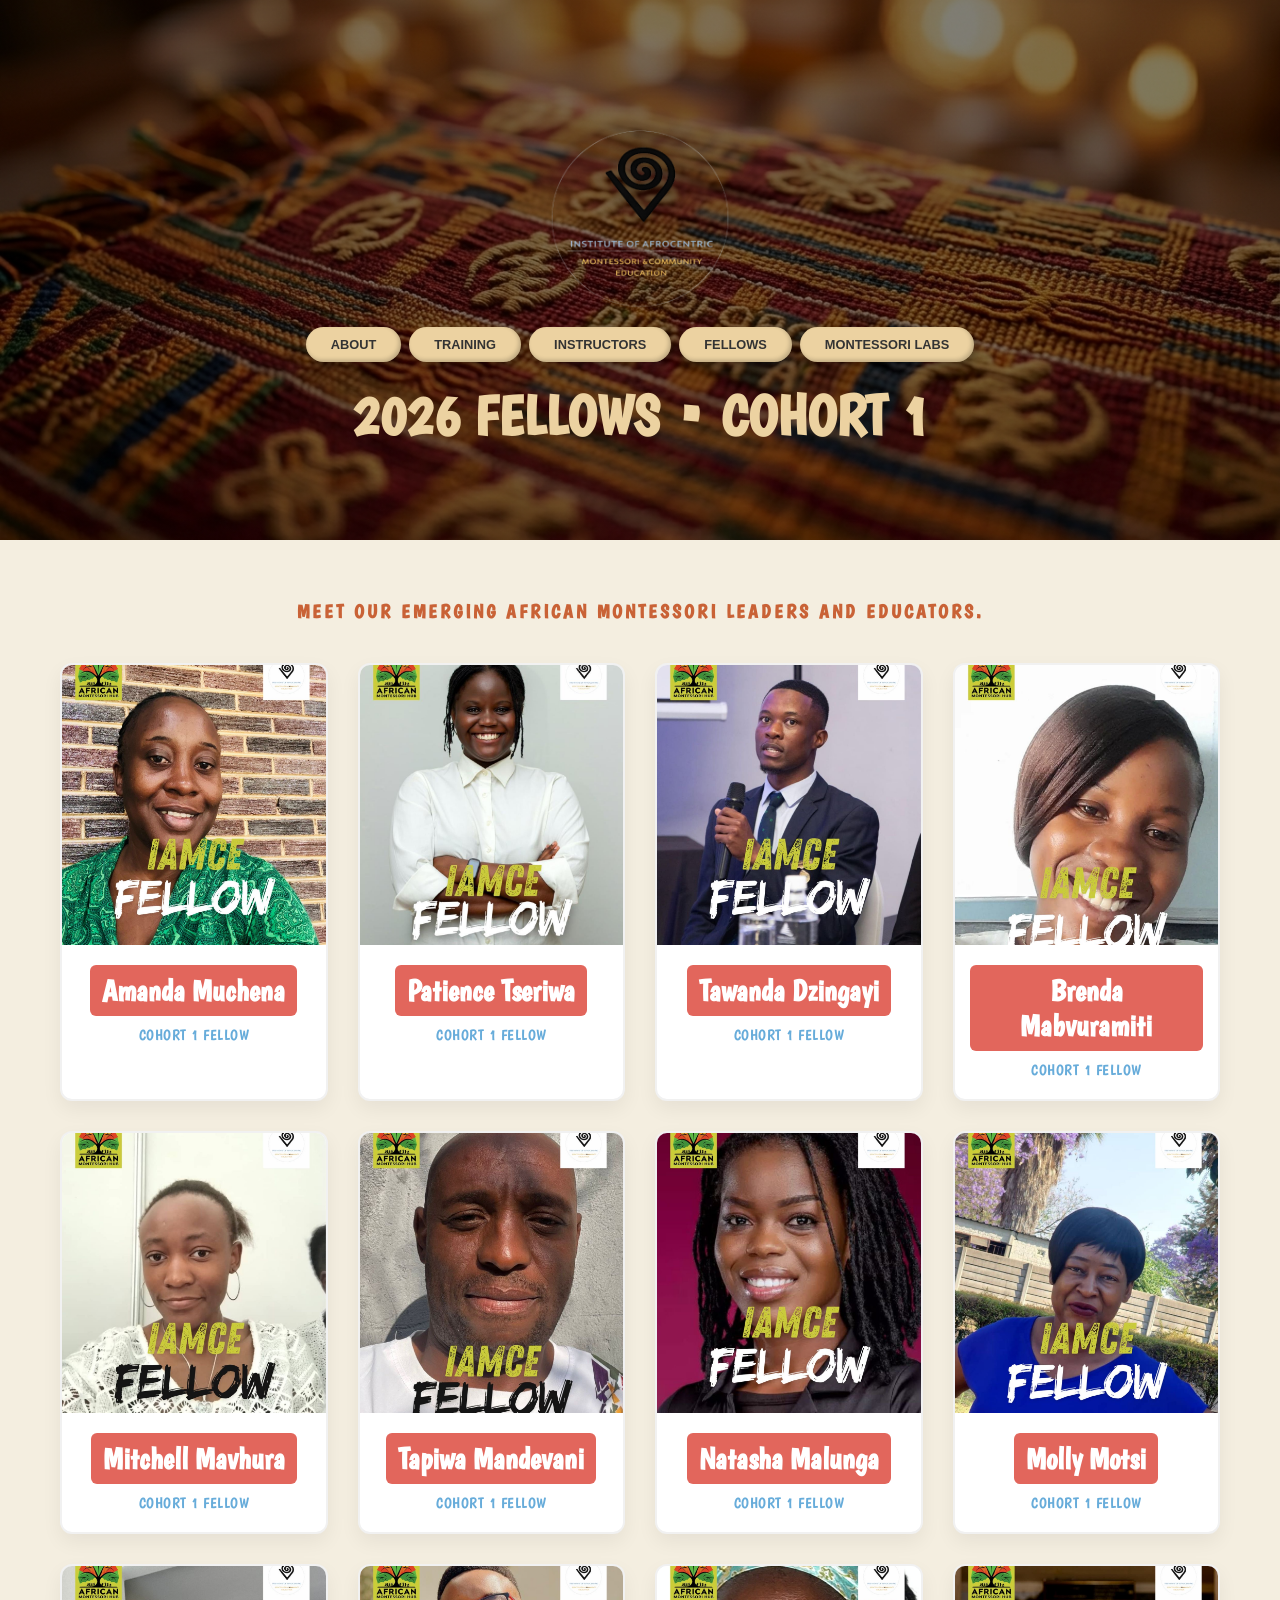
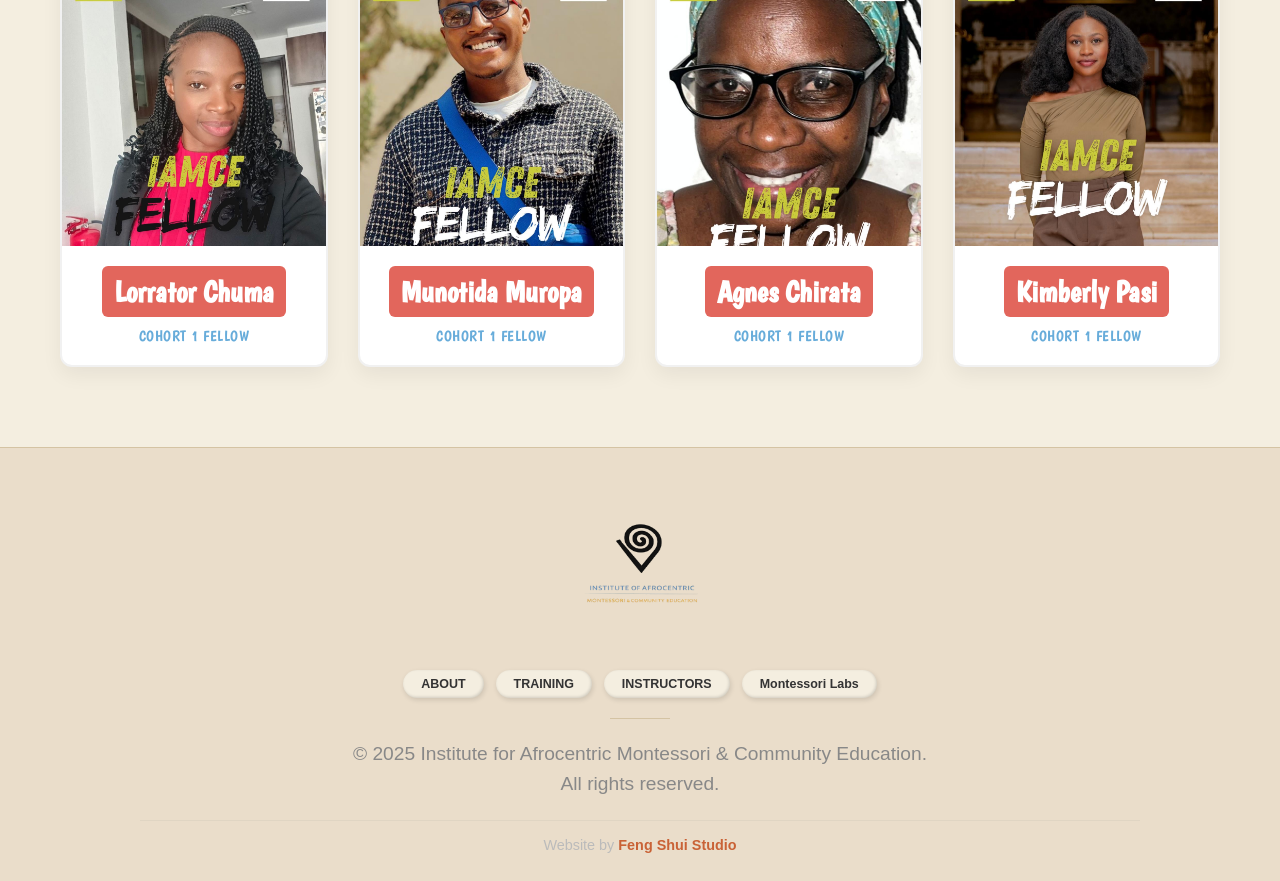
<file: fellows-2026.html>
<!DOCTYPE html>
<html lang="en">
<head>
    <meta charset="UTF-8">
    <meta name="viewport" content="width=device-width, initial-scale=1.0">

    <!-- Primary SEO -->
    <title>2026 Fellows — Cohort 1 | IAMCE</title>
    <meta name="description" content="Meet the 2026 Cohort 1 Fellows of the Institute for Afrocentric Montessori & Community Education.">
    <meta name="keywords" content="IAMCE fellows, 2026 cohort, African Montessori leaders, Montessori fellows Zimbabwe">
    <meta name="author" content="MoW Institute for African Montessori & Community Education">
    <meta name="robots" content="index, follow">
    <link rel="canonical" href="https://www.iamce.org/fellows-2026.html">

    <!-- Open Graph -->
    <meta property="og:type" content="website">
    <meta property="og:url" content="https://www.iamce.org/fellows-2026.html">
    <meta property="og:title" content="2026 Fellows — Cohort 1 | IAMCE">
    <meta property="og:description" content="Meet the 2026 Cohort 1 Fellows shaping the future of Afrocentric Montessori education.">
    <meta property="og:image" content="https://www.iamce.org/img/iamcelogo_1.jpg">
    <meta property="og:locale" content="en_ZW">
    <meta property="og:site_name" content="IAMCE">

    <!-- Favicon -->
    <link rel="icon" type="image/jpeg" href="img/iamcelogo_1.jpg">
    <link rel="apple-touch-icon" href="img/iamcelogo_1.jpg">
    <meta name="theme-color" content="#ecd2a1">

    <link rel="stylesheet" href="style.css">
    <link rel="preconnect" href="https://fonts.googleapis.com">
    <link rel="preconnect" href="https://fonts.gstatic.com" crossorigin>
    <link href="https://fonts.googleapis.com/css2?family=Sniglet:wght@800&display=swap" rel="stylesheet">
    <link href="https://fonts.googleapis.com/css2?family=Boogaloo&display=swap" rel="stylesheet">

    <style>
       
        .fellows-section {
            padding: 60px 20px 80px;
            max-width: 1200px;
            margin: 0 auto;
        }

        .fellows-subheading {
            text-align: center;
            font-family: 'Boogaloo', cursive;
            font-size: 1.8rem;
            color: #333;
            margin-bottom: 40px;
        }

        /* 4-column Grid layout */
        .fellows-grid {
            display: grid;
            grid-template-columns: repeat(4, 1fr);
            gap: 30px;
            width: 100%;
        }

        /* Fellow Card Styling */
        .fellow-card {
            background: #ffffff;
            border-radius: 12px;
            overflow: hidden;
            box-shadow: 0 8px 20px rgba(0, 0, 0, 0.06);
            border: 2px solid #f1f1f1;
            text-align: center;
            transition: transform 0.3s ease, box-shadow 0.3s ease;
            display: flex;
            flex-direction: column;
            align-items: center;
        }

        .fellow-card:hover {
            transform: translateY(-6px);
            box-shadow: 0 12px 25px rgba(0, 0, 0, 0.12);
        }

        /* Portrait Image Container */
        .fellow-img-wrapper {
            width: 100%;
            height: 280px;
            overflow: hidden;
            position: relative;
            background-color: #f7f7f7;
        }

        .fellow-img-wrapper img {
            width: 100%;
            height: 100%;
            object-fit: cover;
            object-position: center;
            transition: transform 0.4s ease;
        }

        .fellow-card:hover .fellow-img-wrapper img {
            transform: scale(1.04);
        }

        /* Fellow Information Block */
        .fellow-info {
            padding: 20px 15px;
            width: 100%;
        }

        .fellow-name {
            font-family: 'Boogaloo', cursive;
            font-size: 1.85rem;
            color: #ffffff;
            background-color: #E2665C; /* Matching theme banner color */
            padding: 8px 12px;
            border-radius: 6px;
            margin: 0 0 10px 0;
            display: inline-block;
            word-wrap: break-word;
        }

        .fellow-badge {
            font-family: 'Boogaloo', cursive;
            font-size: 0.95rem;
            color: #67acda;
            text-transform: uppercase;
            letter-spacing: 0.5px;
            display: block;
        }

        
        @media (max-width: 1024px) {
            .fellows-grid {
                grid-template-columns: repeat(3, 1fr); /* 3x4 on Tablets */
            }
        }

        @media (max-width: 768px) {
            .fellows-grid {
                grid-template-columns: repeat(2, 1fr); /* 2x6 on Small Screens */
                gap: 20px;
            }
            .fellow-img-wrapper {
                height: 230px;
            }
        }

        @media (max-width: 480px) {
            .fellows-grid {
                grid-template-columns: 1fr; /* Single column on Mobile */
            }
            .fellow-img-wrapper {
                height: 300px;
            }
        }
    </style>
</head>
<body class="training-page">

    <!-- Header & Hero Navbar -->
    <header class="navbar" style="margin: 0; padding: 0; display: block;">
        <section class="training-hero" style="margin: 0; padding: 10px 0 0 0; position: relative;">
            
            <div class="logo-area" style="margin-top: 0; padding-top: 5px;">
                <img src="img/iamce-logo__2_-Picsart-AiImageEnhancer-removebg-preview.png" alt="IAMCE Logo" style="display: block;">
            </div>

            <nav class="nav-links" style="margin-top: -10px; padding-top: 0;">
                <a href="index.html">ABOUT</a>
                <a href="training.html">TRAINING</a>
                <a href="application.html">INSTRUCTORS</a>
                <a href="fellows-2026.html" class="active">FELLOWS</a>
                <a href="labs.html">MONTESSORI LABS</a>
            </nav>

            <div class="hero-overlay" style="margin-top: 20px;">
                <h1 style="margin-top: 0;">2026 FELLOWS &bull; COHORT 1</h1>
            </div>
        </section>
    </header>

    <!-- Fellows 4x3 Grid Section -->
    <main class="fellows-section">
      <header class="about-header" style="text-align: center; margin-bottom: 40px;">
                <h3 class="section-labelX" style="font-size: 1.2rem;">Meet our emerging African Montessori leaders and educators.</h3>
                                                           
       </header>        
        
        <div class="fellows-grid">

            <!-- Card 1 -->
            <div class="fellow-card">
                <div class="fellow-img-wrapper">
                    <img src="img/fellows/fellow (1).JPG" alt="Fellow Name 1">
                </div>
                <div class="fellow-info">
                    <h3 class="fellow-name">Amanda Muchena</h3>
                    <span class="fellow-badge">Cohort 1 Fellow</span>
                </div>
            </div>

            <!-- Card 2 -->
            <div class="fellow-card">
                <div class="fellow-img-wrapper">
                    <img src="img/fellows/fellow (2).JPG" alt="Fellow Name 2">
                </div>
                <div class="fellow-info">
                    <h3 class="fellow-name">Patience Tseriwa</h3>
                    <span class="fellow-badge">Cohort 1 Fellow</span>
                </div>
            </div>

            <!-- Card 3 -->
            <div class="fellow-card">
                <div class="fellow-img-wrapper">
                    <img src="img/fellows/fellow (3).JPG" alt="Fellow Name 3">
                </div>
                <div class="fellow-info">
                    <h3 class="fellow-name">Tawanda Dzingayi</h3>
                    <span class="fellow-badge">Cohort 1 Fellow</span>
                </div>
            </div>

            <!-- Card 4 -->
            <div class="fellow-card">
                <div class="fellow-img-wrapper">
                    <img src="img/fellows/fellow (4).JPG" alt="Fellow Name 4">
                </div>
                <div class="fellow-info">
                    <h3 class="fellow-name">Brenda Mabvuramiti</h3>
                    <span class="fellow-badge">Cohort 1 Fellow</span>
                </div>
            </div>

            <!-- Card 5 -->
            <div class="fellow-card">
                <div class="fellow-img-wrapper">
                    <img src="img/fellows/fellow (5).JPG" alt="Fellow Name 5">
                </div>
                <div class="fellow-info">
                    <h3 class="fellow-name">Mitchell Mavhura</h3>
                    <span class="fellow-badge">Cohort 1 Fellow</span>
                </div>
            </div>

            <!-- Card 6 -->
            <div class="fellow-card">
                <div class="fellow-img-wrapper">
                    <img src="img/fellows/fellow (6).JPG" alt="Fellow Name 6">
                </div>
                <div class="fellow-info">
                    <h3 class="fellow-name">Tapiwa Mandevani</h3>
                    <span class="fellow-badge">Cohort 1 Fellow</span>
                </div>
            </div>

            <!-- Card 7 -->
            <div class="fellow-card">
                <div class="fellow-img-wrapper">
                    <img src="img/fellows/fellow (7).JPG" alt="Fellow Name 7">
                </div>
                <div class="fellow-info">
                    <h3 class="fellow-name">Natasha Malunga</h3>
                    <span class="fellow-badge">Cohort 1 Fellow</span>
                </div>
            </div>

            <!-- Card 8 -->
            <div class="fellow-card">
                <div class="fellow-img-wrapper">
                    <img src="img/fellows/fellow (8).JPG" alt="Fellow Name 8">
                </div>
                <div class="fellow-info">
                    <h3 class="fellow-name">Molly Motsi</h3>
                    <span class="fellow-badge">Cohort 1 Fellow</span>
                </div>
            </div>

            <!-- Card 9 -->
            <div class="fellow-card">
                <div class="fellow-img-wrapper">
                    <img src="img/fellows/fellow (9).JPG" alt="Fellow Name 9">
                </div>
                <div class="fellow-info">
                    <h3 class="fellow-name">Lorrator Chuma</h3>
                    <span class="fellow-badge">Cohort 1 Fellow</span>
                </div>
            </div>

            <!-- Card 10 -->
            <div class="fellow-card">
                <div class="fellow-img-wrapper">
                    <img src="img/fellows/fellow (10).JPG" alt="Fellow Name 10">
                </div>
                <div class="fellow-info">
                    <h3 class="fellow-name">Munotida Muropa</h3>
                    <span class="fellow-badge">Cohort 1 Fellow</span>
                </div>
            </div>

            <!-- Card 11 -->
            <div class="fellow-card">
                <div class="fellow-img-wrapper">
                    <img src="img/fellows/fellow (11).JPG" alt="Fellow Name 11">
                </div>
                <div class="fellow-info">
                    <h3 class="fellow-name">Agnes Chirata</h3>
                    <span class="fellow-badge">Cohort 1 Fellow</span>
                </div>
            </div>

            <!-- Card 12 -->
            <div class="fellow-card">
                <div class="fellow-img-wrapper">
                    <img src="img/fellows/fellow (12).JPG" alt="Fellow Name 12">
                </div>
                <div class="fellow-info">
                    <h3 class="fellow-name">Kimberly Pasi</h3>
                    <span class="fellow-badge">Cohort 1 Fellow</span>
                </div>
            </div>

        </div>
    </main>

    <!-- Footer -->
    <footer class="site-footer">
        <div class="site-footer-inner">
            <img src="img/iamce-logo__1_-Picsart-AiImageEnhancer-removebg-preview.png" alt="IAMCE Logo" class="site-footer-logo">
            <nav class="site-footer-nav">
                <a href="index.html">ABOUT</a>
                <a href="training.html">TRAINING</a>
                <a href="application.html">INSTRUCTORS</a>
                <a href="labs.html">Montessori Labs</a>
            </nav>
            <div class="site-footer-divider"></div>
            <p class="site-footer-copy">
                © 2025 Institute for Afrocentric Montessori & Community Education.<br>
                All rights reserved.
            </p>
            <p class="site-footer-credit">
                Website by <a href="mailto:fengshuistudiohq@gmail.com?subject=Website Inquiry" target="_blank" rel="noopener noreferrer">Feng Shui Studio</a>
            </p>
        </div>
    </footer>

</body>
</html>
</file>
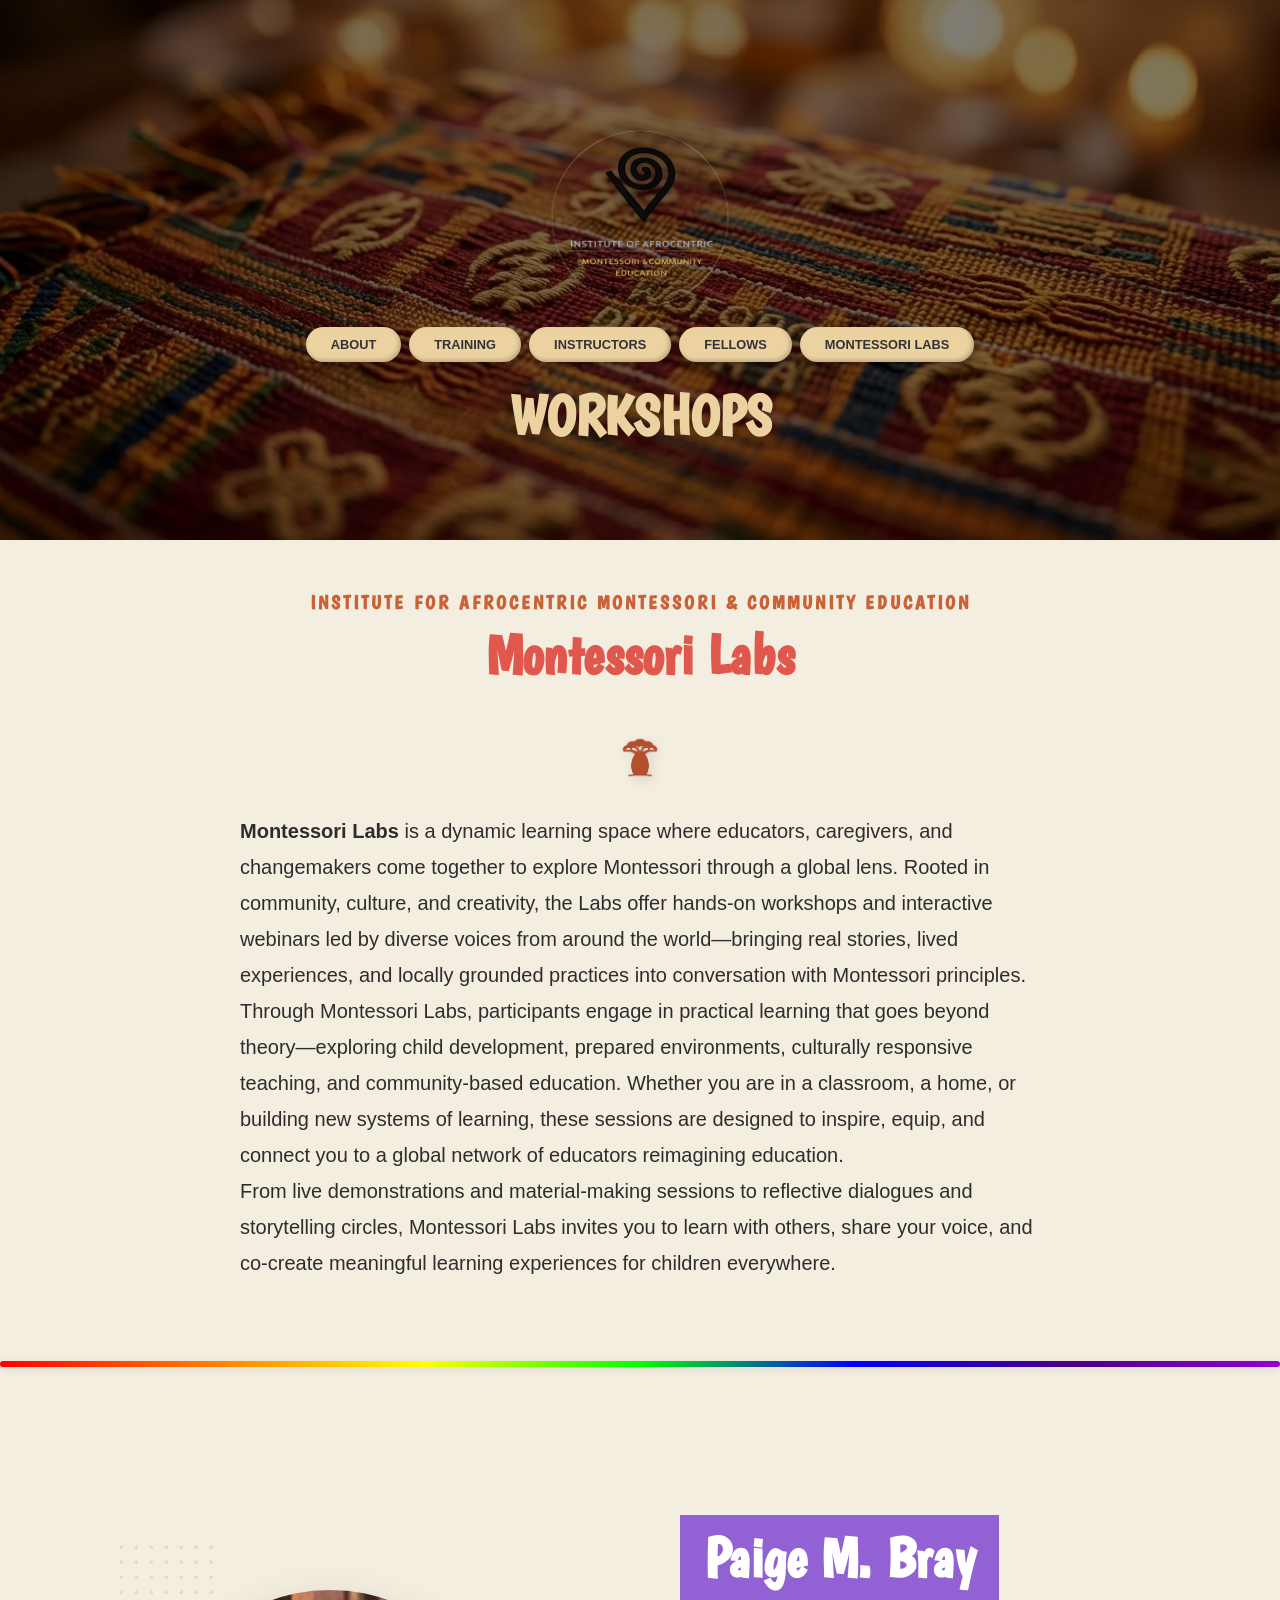
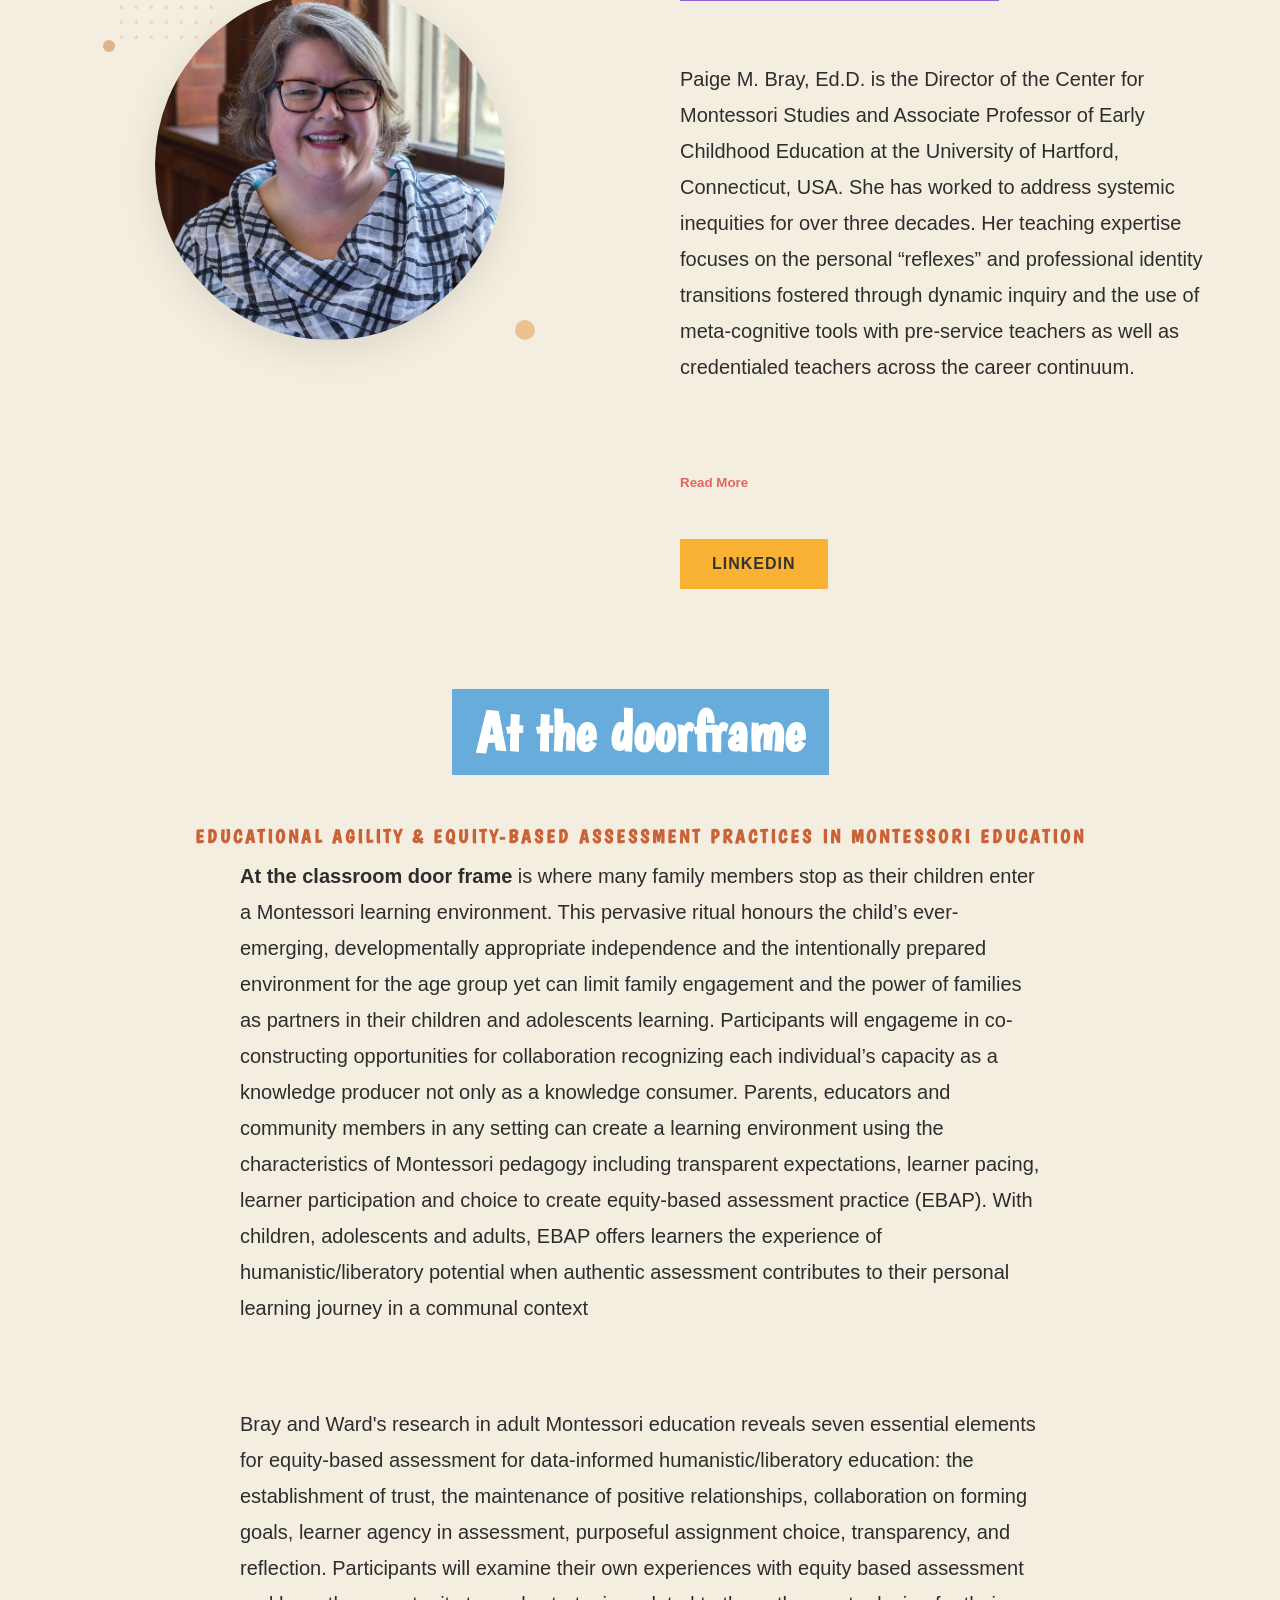
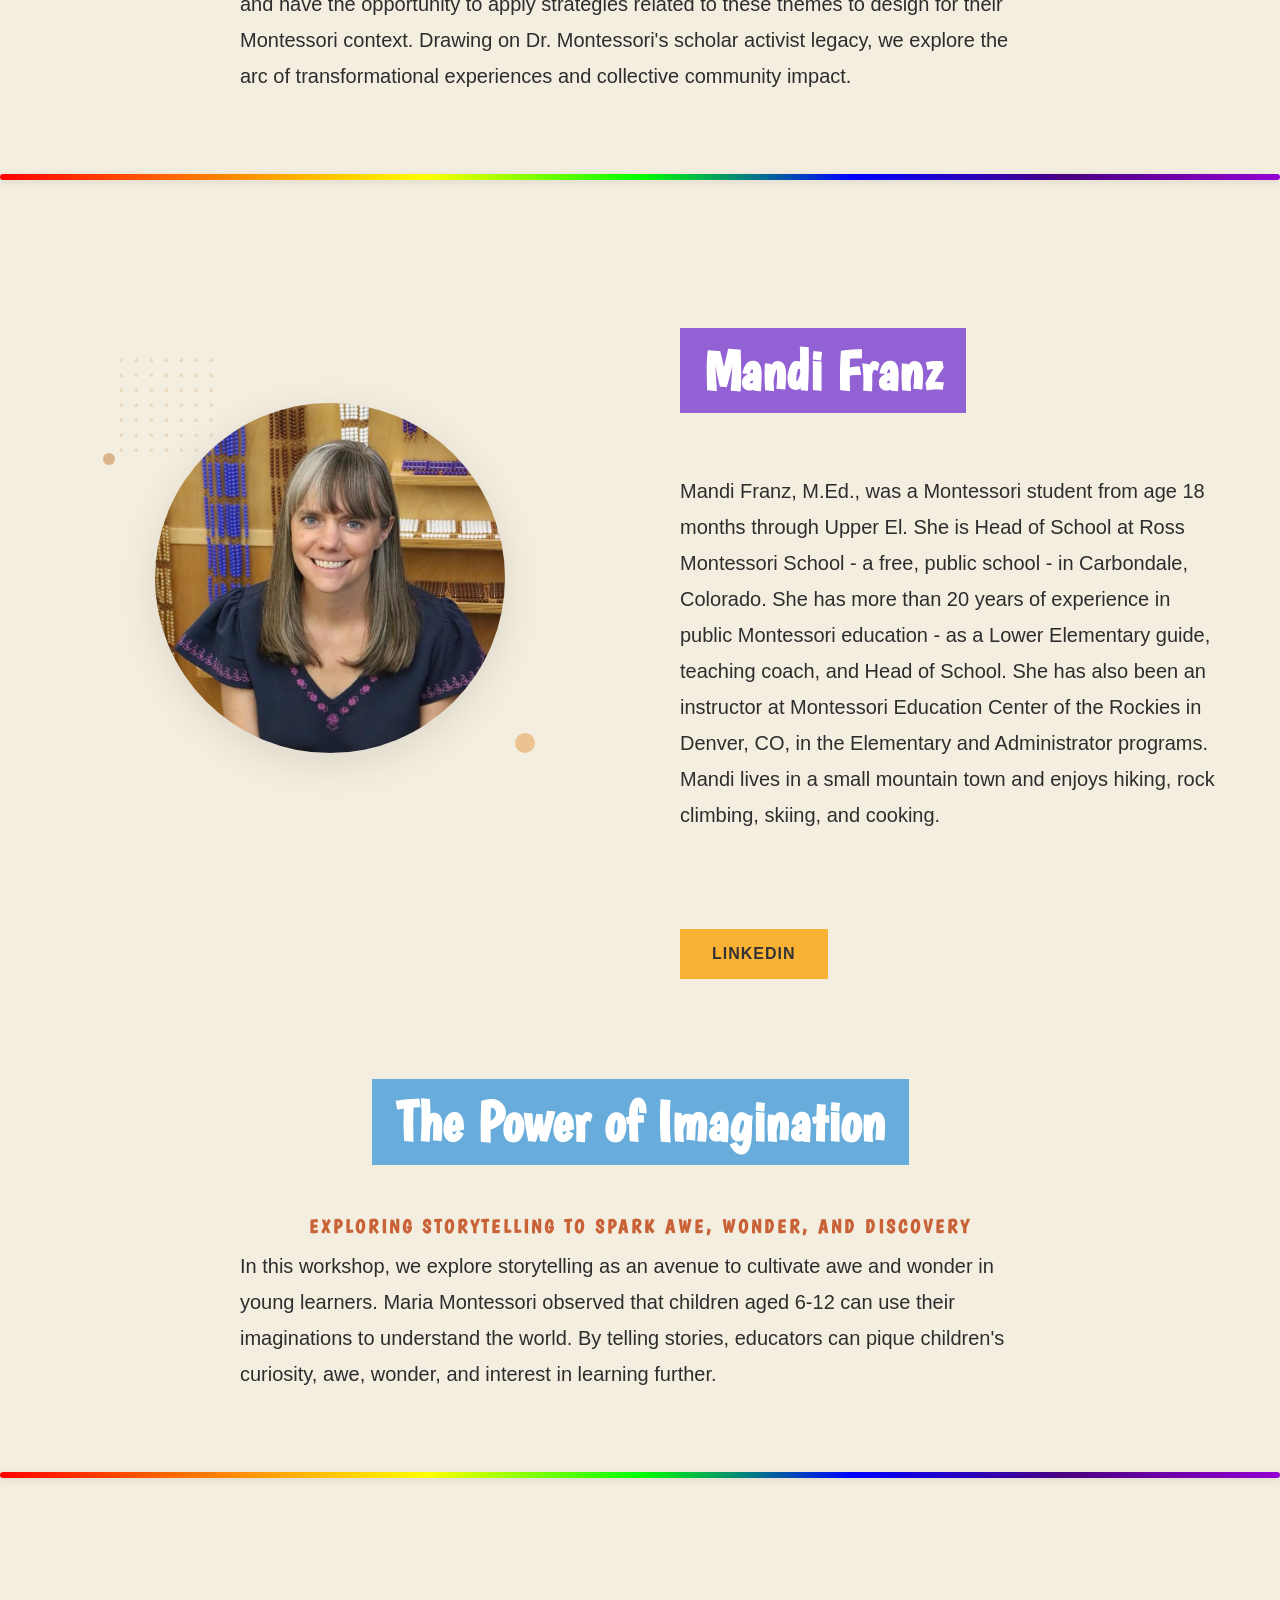
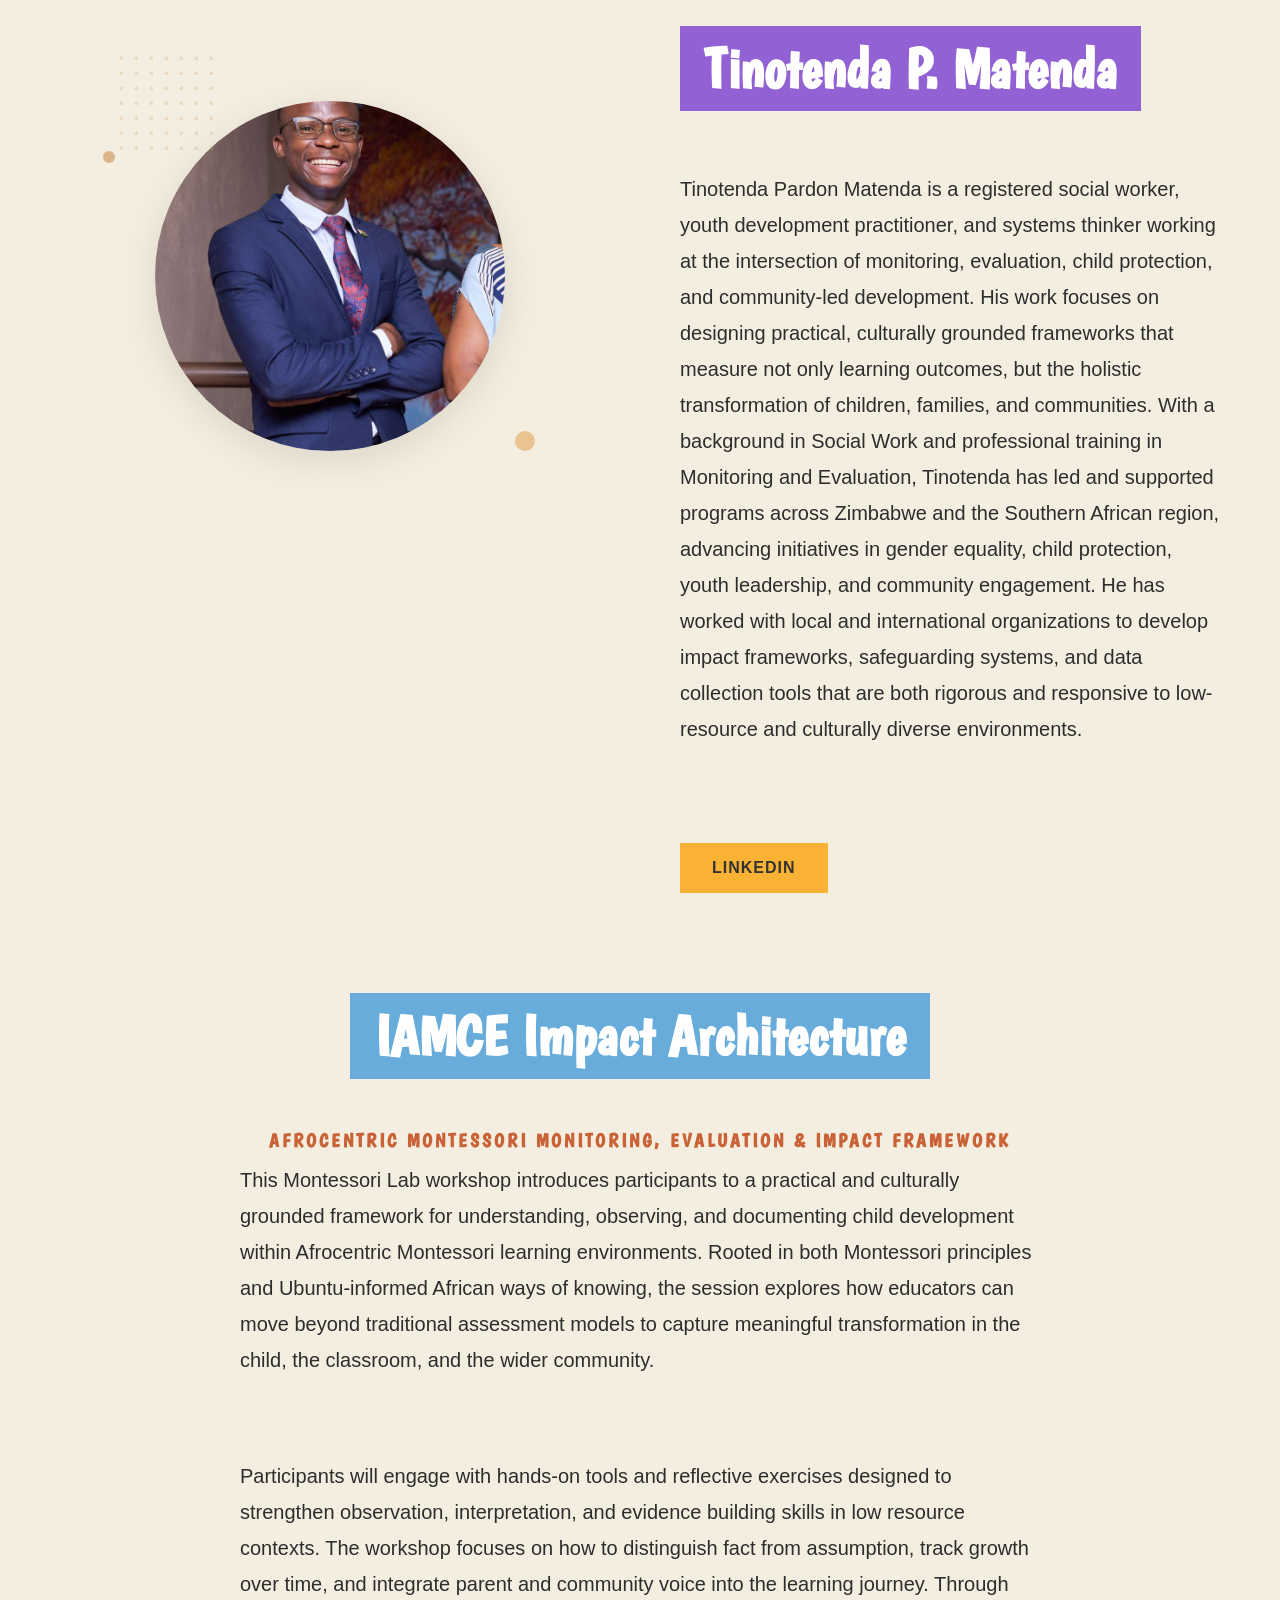
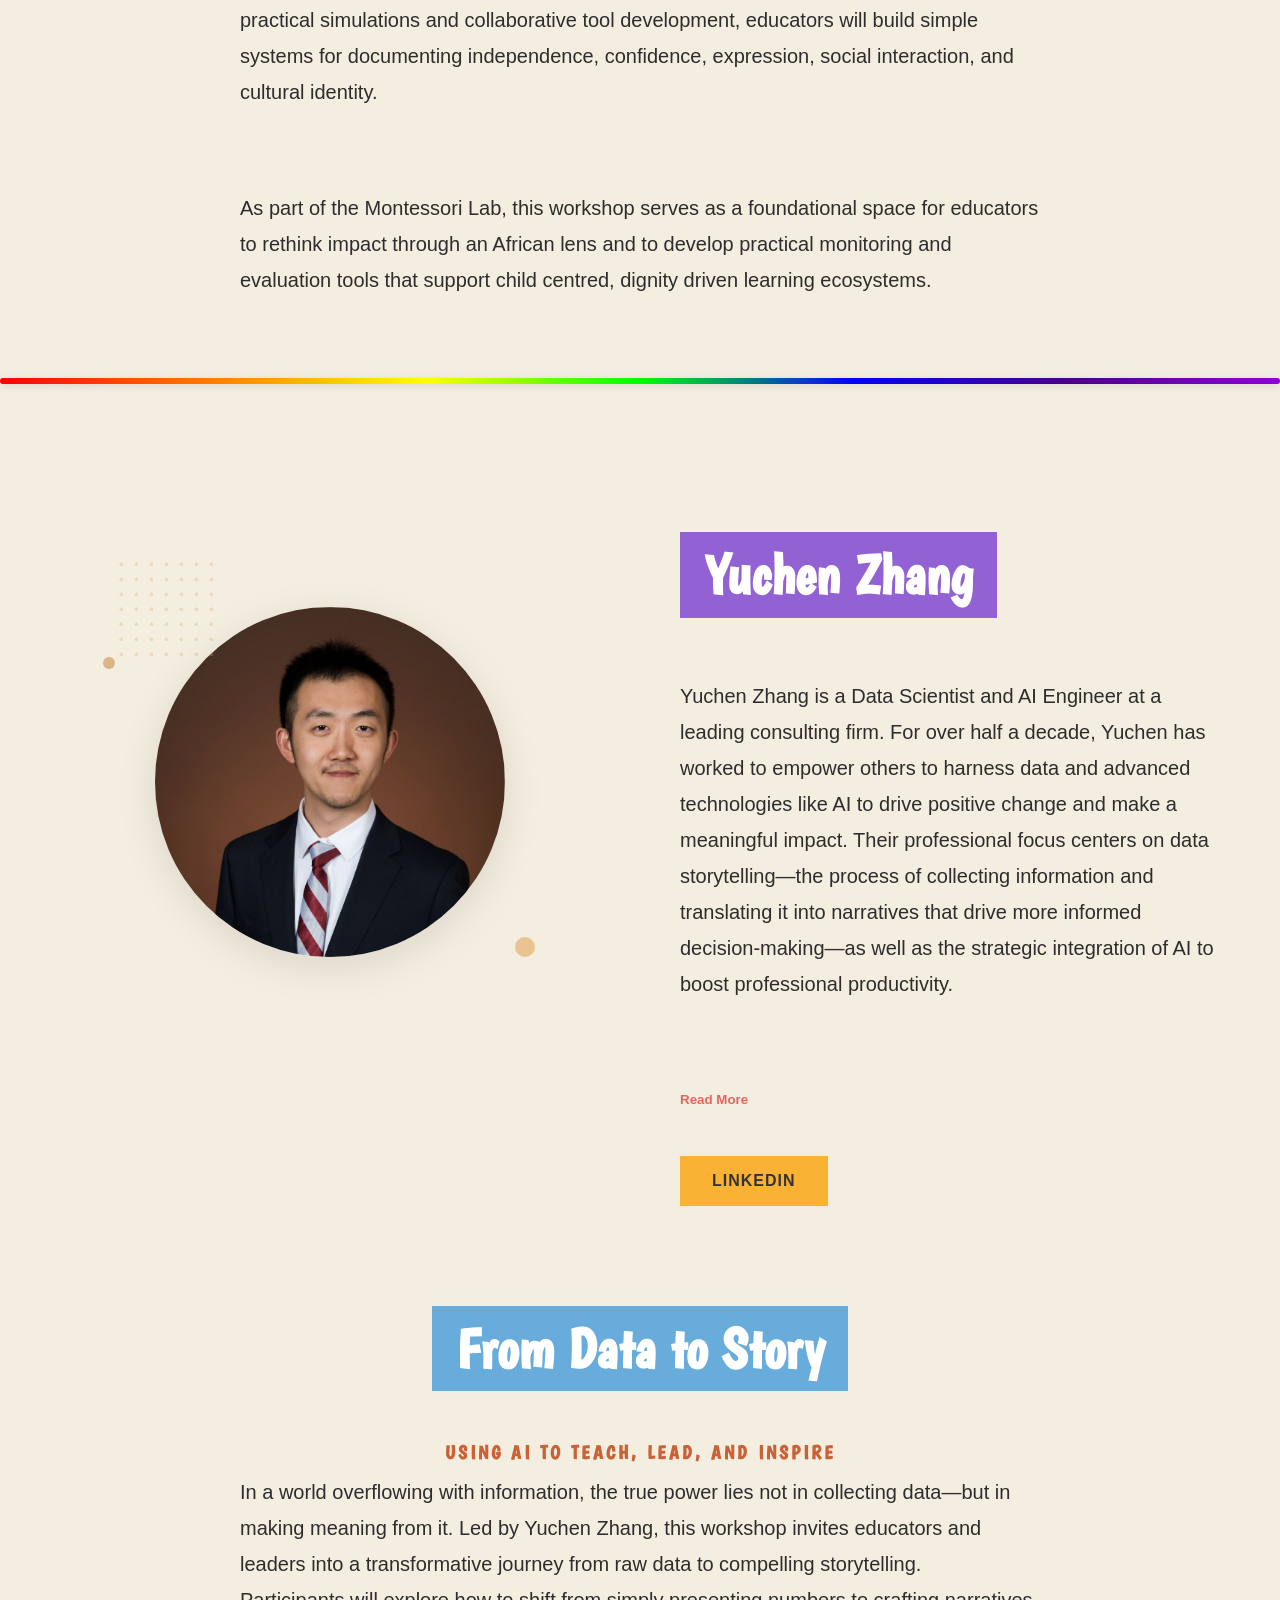
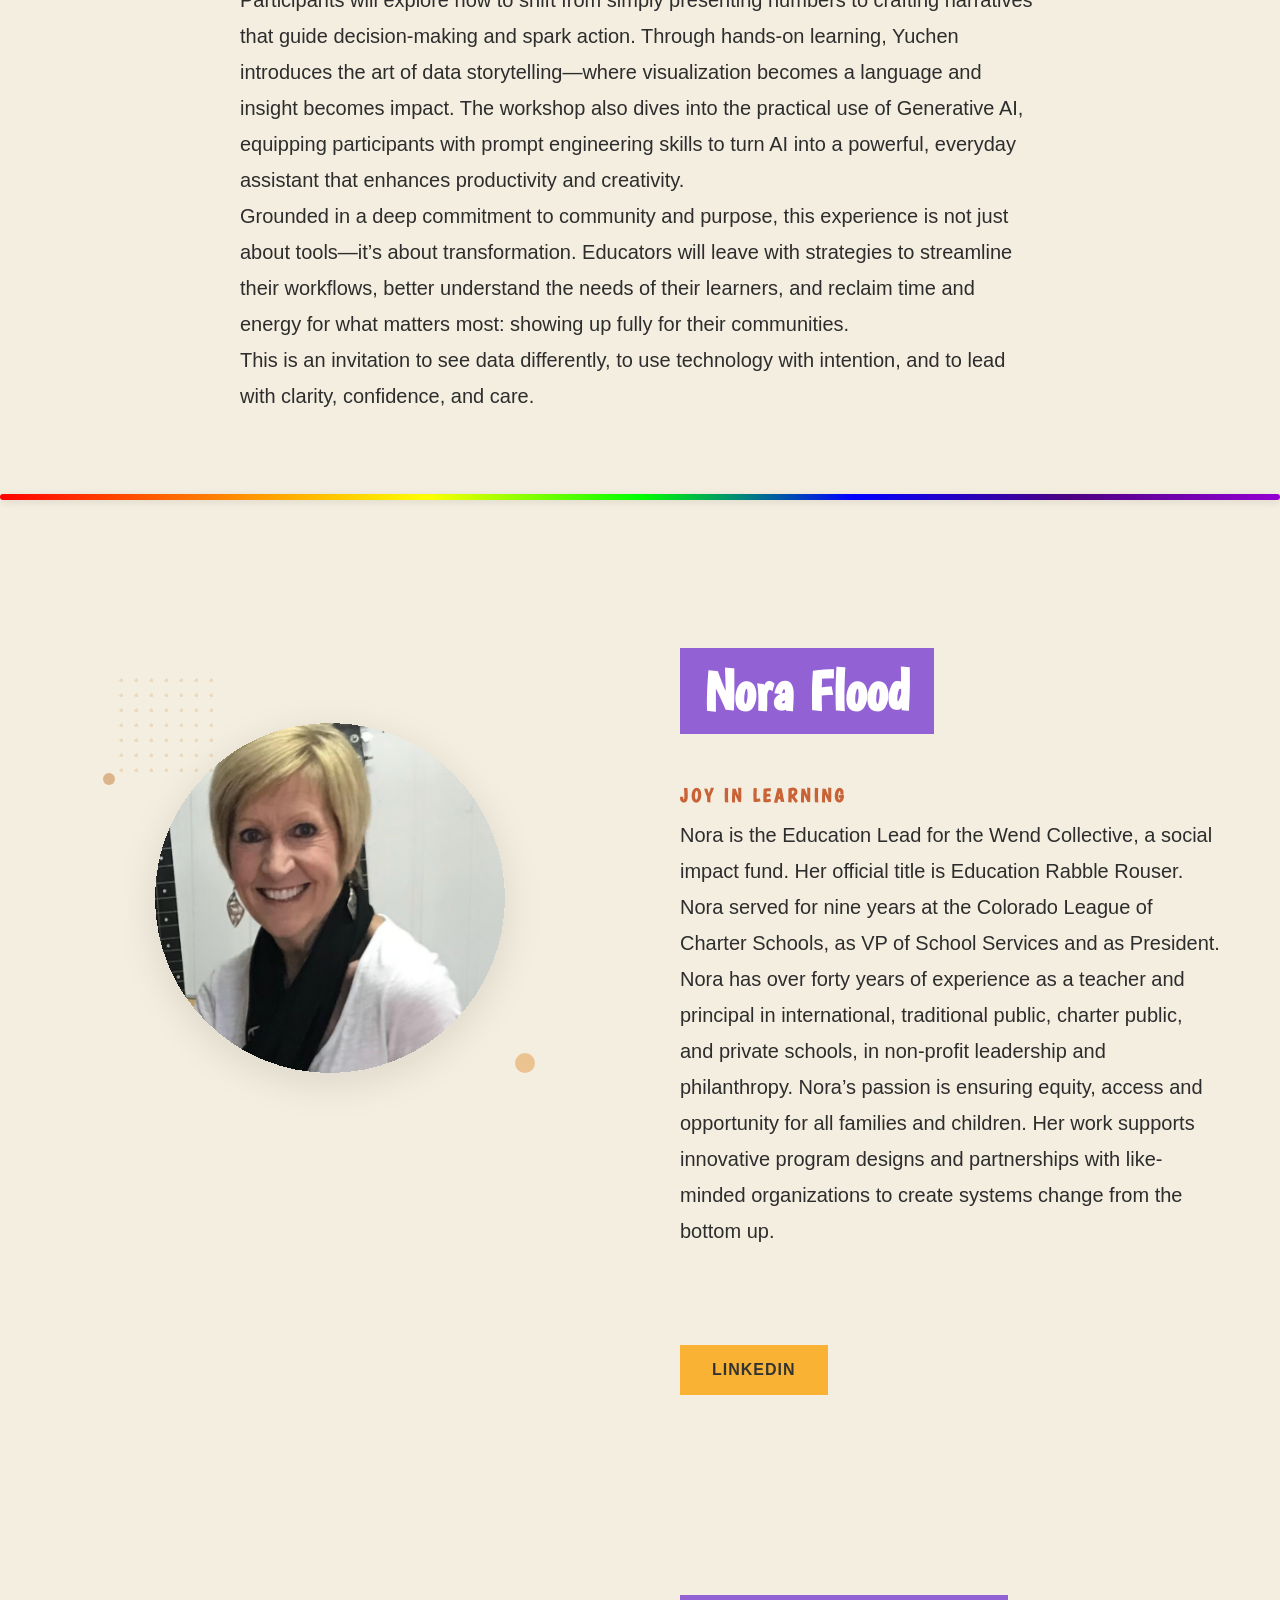
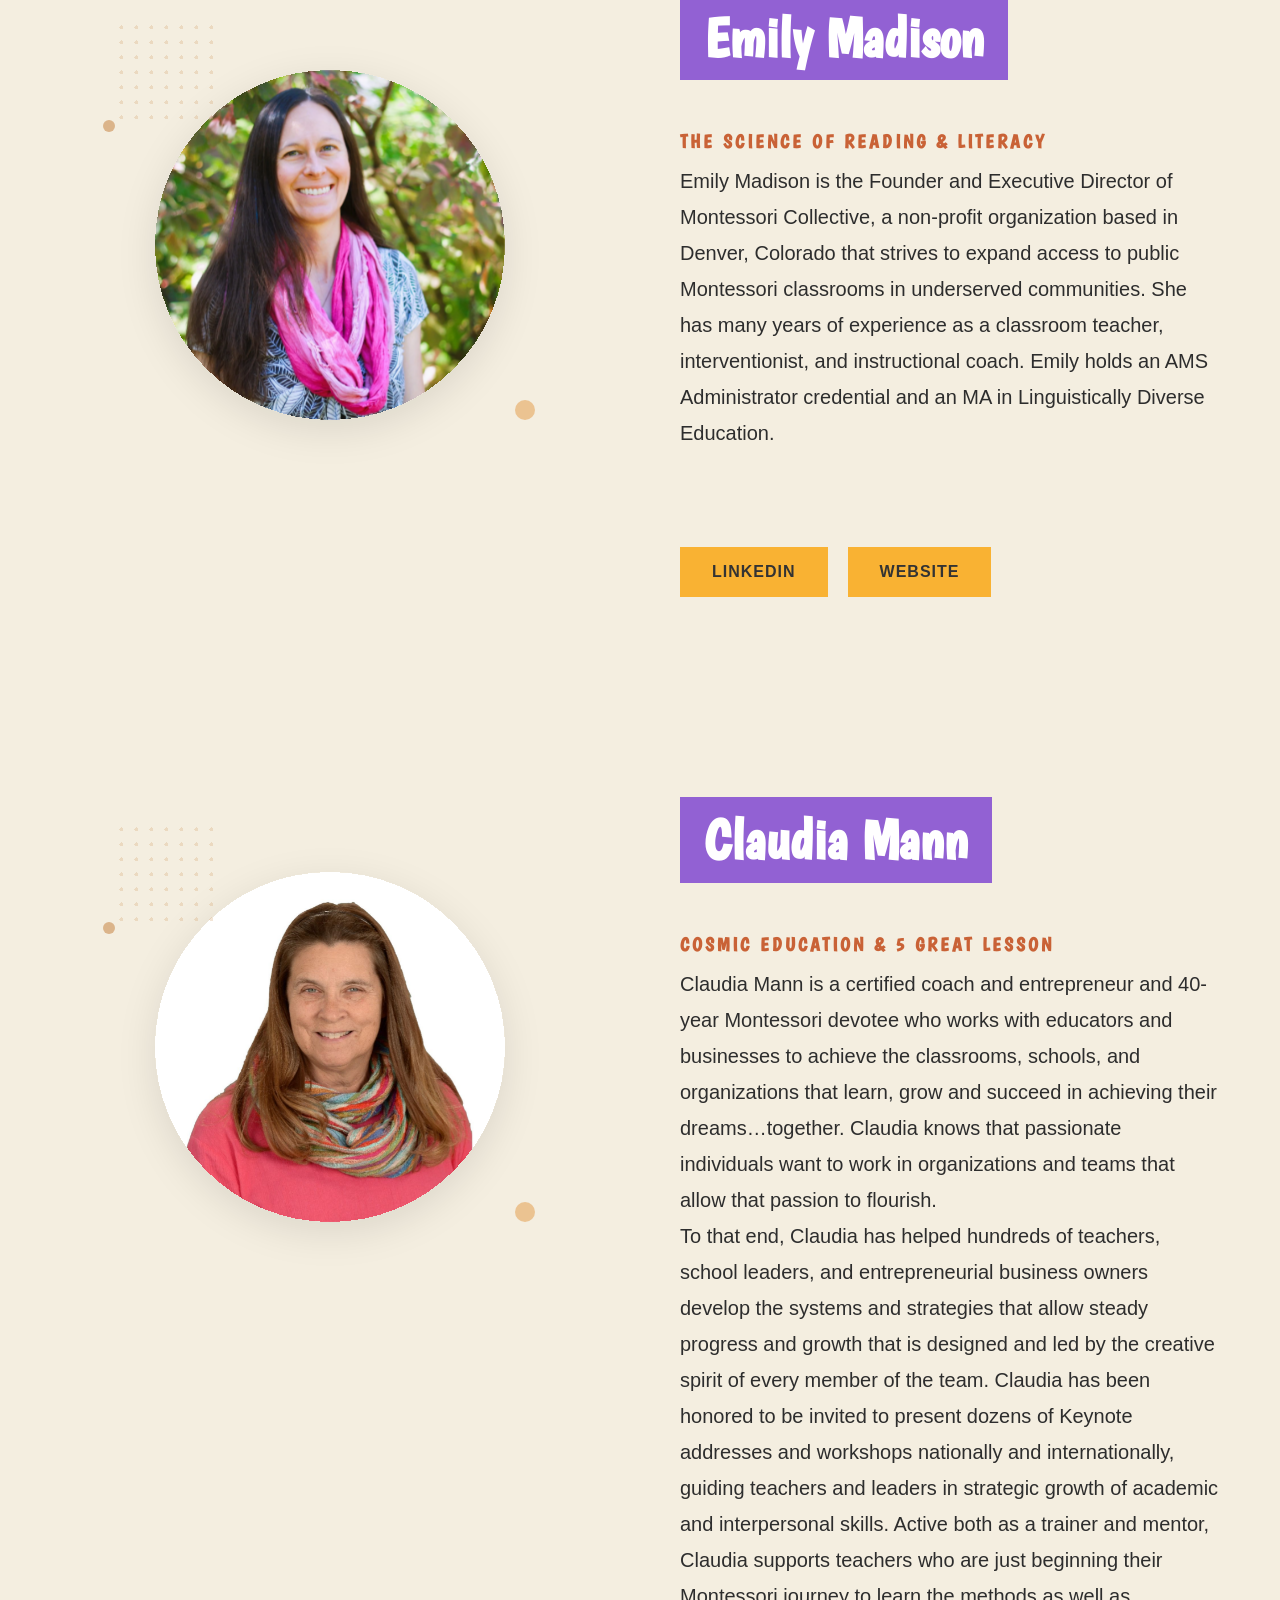
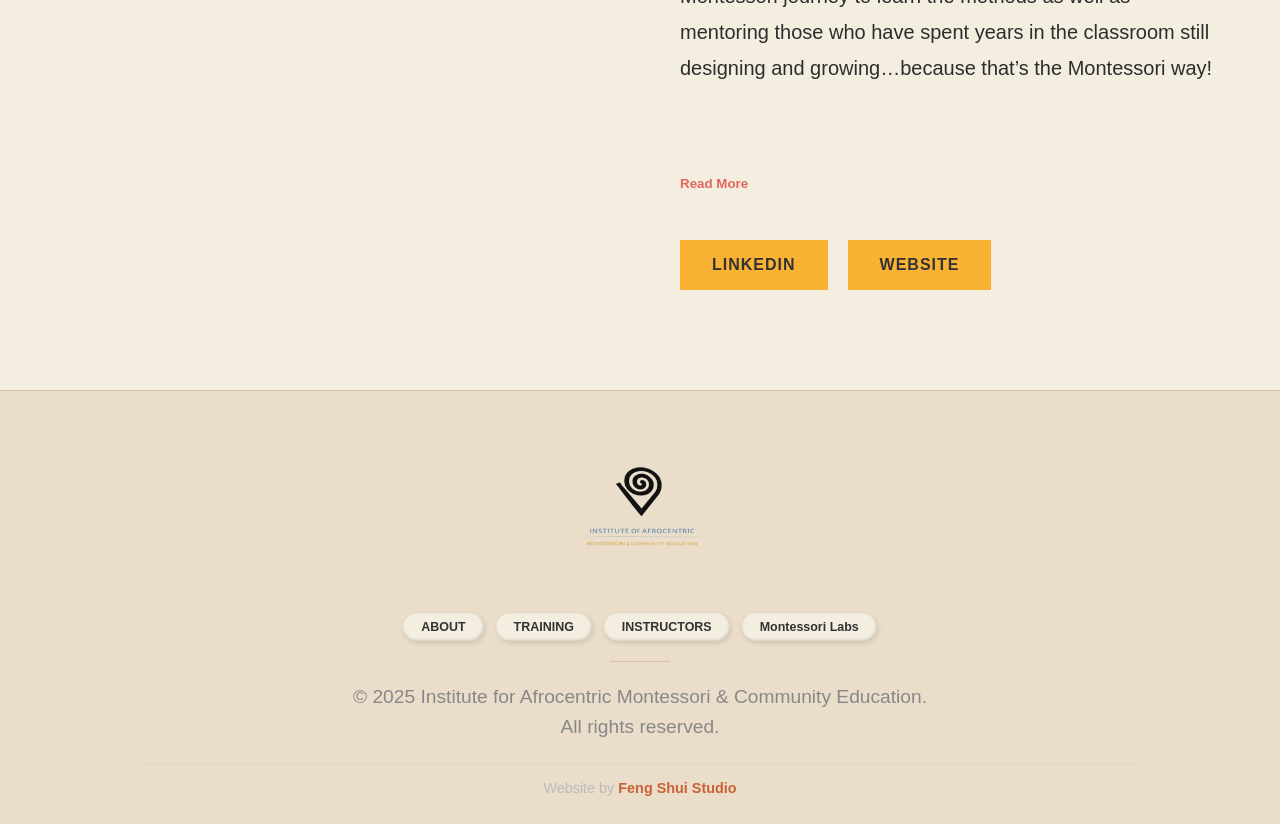
<file: labs.html>
<!DOCTYPE html>
<html lang="en">
<head>
    <meta charset="UTF-8">
    <meta name="viewport" content="width=device-width, initial-scale=1.0">
    

     <!-- Primary SEO -->
    <title>Instructors | Join the Movement — IAMCE</title>
    <meta name="description" content="Become an IAMCE instructor. Join a growing movement of African Montessori educators delivering child-centered, culturally grounded education across Zimbabwe and beyond.">
    <meta name="keywords" content="Montessori instructor Africa, IAMCE application, teach Montessori Zimbabwe, African educator training, join Montessori movement, MoW Institute instructors">
    <meta name="author" content="MoW Institute for African Montessori & Community Education">
    <meta name="robots" content="index, follow">
    <link rel="canonical" href="https://www.iamce.org/application.html">

    <!-- Open Graph -->
    <meta property="og:type" content="website">
    <meta property="og:url" content="https://www.iamce.org/application.html">
    <meta property="og:title" content="Instructors | Join the Movement — IAMCE">
    <meta property="og:description" content="Become an IAMCE instructor and help reimagine Montessori education for African classrooms.">
    <meta property="og:image" content="https://www.iamce.org/img/iamcelogo_1.jpg">
    <meta property="og:locale" content="en_ZW">
    <meta property="og:site_name" content="IAMCE">

    <!-- Twitter / X Card -->
    <meta name="twitter:card" content="summary_large_image">
    <meta name="twitter:title" content="Instructors | Join the Movement — IAMCE">
    <meta name="twitter:description" content="Become an IAMCE instructor and help reimagine Montessori education for African classrooms.">
    <meta name="twitter:image" content="https://www.iamce.org/img/iamcelogo_1.jpg">

    <!-- Favicon -->
    <link rel="icon" type="image/jpeg" href="img/iamcelogo_1.jpg">
    <link rel="apple-touch-icon" href="img/iamcelogo_1.jpg">
    <meta name="theme-color" content="#ecd2a1">

    <link rel="stylesheet" href="style.css">
    <link rel="preconnect" href="https://fonts.googleapis.com">
    <link rel="preconnect" href="https://fonts.gstatic.com" crossorigin>
    <link href="https://fonts.googleapis.com/css2?family=Sniglet:wght@800&display=swap" rel="stylesheet">
    <link href="https://fonts.googleapis.com/css2?family=Boogaloo&display=swap" rel="stylesheet">
     
    <style>
        .rainbow-divider {
            height: 6px;
            background: linear-gradient(90deg, 
                #ff0000 0%, 
                #ff7f00 16.66%, 
                #ffff00 33.33%, 
                #00ff00 50%, 
                #0000ff 66.66%, 
                #4b0082 83.33%, 
                #9400d3 100%);
            margin: 3rem 0;
            border-radius: 3px;
            box-shadow: 0 2px 8px rgba(0,0,0,0.1);
        }
    </style>
</head>
<body class="training-page">

    <header class="navbar" style="margin: 0; padding: 0; display: block;">
        <section class="training-hero" style="margin: 0; padding: 10px 0 0 0; position: relative;">
            
            <div class="logo-area" style="margin-top: 0; padding-top: 5px;">
                <img src="img/iamce-logo__2_-Picsart-AiImageEnhancer-removebg-preview.png" alt="IAMCE Logo" style="display: block;">
            </div>

            <nav class="nav-links" style="margin-top: -10px; padding-top: 0;">
                <a href="index.html">ABOUT</a>
                <a href="training.html">TRAINING</a>
                <a href="application.html">INSTRUCTORS</a>
                <a href="fellows-2026.html">FELLOWS</a>
                <a href="labs.html">MONTESSORI LABS</a>
            </nav>

            <div class="hero-overlay" style="margin-top: 20px;">
                <h1 style="margin-top: 0;">WORKSHOPS</h1>
            </div>
        </section>
    </header>

      <div class="section-container" style="margin-top: 4%;">
            
            <header class="about-header" style="text-align: center;">
                <h3 class="section-labelX" style="font-size: 1.2rem;">Institute for Afrocentric Montessori & Community Education</h3>
                <h2 class="section-titleX" style="color: #e0574d">Montessori Labs</h2>
               
                                                           
            </header>

             <div class="shield-container">
                <img src="img/baobab.png" alt="Ubuntu Shield" class="sahara-shield">
            </div>


            <div class="content-block intro-text">
                <p><strong>Montessori Labs</strong> is a dynamic learning space where educators, caregivers, and changemakers come together to explore Montessori through a global lens. Rooted in community, culture, and creativity, the Labs offer hands-on workshops and interactive webinars led by diverse voices from around the world—bringing real stories, lived experiences, and locally grounded practices into conversation with Montessori principles.<br>
                Through Montessori Labs, participants engage in practical learning that goes beyond theory—exploring child development, prepared environments, culturally responsive teaching, and community-based education. Whether you are in a classroom, a home, or building new systems of learning, these sessions are designed to inspire, equip, and connect you to a global network of educators reimagining education.
                <br>From live demonstrations and material-making sessions to reflective dialogues and storytelling circles, Montessori Labs invites you to learn with others, share your voice, and co-create meaningful learning experiences for children everywhere.  </p>
            </div>
      </div>

      <!-- Rainbow Divider -->
            <div class="rainbow-divider"></div>
            
    <!-- Stories Section -->
            <section class="storiesX">
                <div class="containerX">
                    <div class="stories-contentX">
                        <div class="stories-visualX">
                            <div class="story-image-mainX">
                                <img src="/img/Trainers/paige.jpg" alt="Reflection">
                            </div>
                            
                            <span class="dotX dot-5X"></span>
                            <span class="dotX dot-6X"></span>
                            <div class="dots-patternX"></div>
                        </div>

                        <div class="stories-textX">

                          <h2 class="section-titleX" style="
                                                            background-color: #9261d3;
                                                            color: white;
                                                            padding: 12px 24px;
                                                            display: inline-block;">Paige M. Bray</h2>
                          <h3 class="section-labelX"></h3>

                          <div class="content-block intro-text">
                              <p>Paige M. Bray, Ed.D. is the Director of the Center for Montessori Studies and Associate Professor of Early Childhood Education at the University of Hartford, Connecticut, USA. She has worked to address systemic inequities for over three decades. Her teaching expertise focuses on the personal “reflexes” and professional identity transitions fostered through dynamic inquiry and the use of meta-cognitive tools with pre-service teachers as well as credentialed teachers across the career continuum.
                              </p>

                              <!-- Hidden content -->
                            <div class="more-textX">
                                <p>
                                An advocate for children and families, Dr. Bray’s research is grounded by a community context and consistently emphasizes human capacity as knowledge producers as well as knowledge consumers. A community engaged scholar, Paige works with and in community using critical and humanistic pedagogy, including Montessori, to support agency and belonging. She earned her B.A. and M.Ed. from Sarah Lawrence College and her Ed.D. from the University of Massachusetts, Amherst. Bray integrates her research, theory, and practice through the URBAN network by focusing on public scholarship
                              
                               </p>

                                
                            </div>

                            <!-- Button -->
                            <button class="read-more-btnX" onclick="toggleReadMore(this)">Read More</button>
                         
                          </div>

                          
                          <div class="stories-actionsX">
                                <a href="https://www.linkedin.com/in/paige-m-bray-a41311257/" class="cta-buttonA" target="_blank" style="text-decoration: none;">LINKEDIN</a>
                                <!-- <a href="https://www.tatendamuchiriri.com/" class="cta-buttonA" target="_blank" style="text-decoration: none;">WEBSITE</a>
                             -->
                            </div>

                        </div>
                    </div>
                </div>
            </section>

      <div class="section-container">
            
            <header class="about-header" style="text-align: center;">
                <h2 class="section-titleX" style="
                                                            background-color: #67acda;
                                                            color: white;
                                                            padding: 12px 24px;
                                                            display: inline-block;">At the doorframe</h2>
                 <h3 class="section-labelX" style="font-size: 1.2rem;">Educational Agility & Equity-Based Assessment Practices in Montessori Education</h3>
                
                                                           
            </header>

             <!-- <div class="shield-container">
                <img src="img/baobab.png" alt="Ubuntu Shield" class="sahara-shield">
            </div> -->


            <div class="content-block intro-text">
                <p><strong>At the classroom door frame</strong> is where many family members stop as their children enter a Montessori learning environment. This pervasive ritual honours the child’s ever-emerging, developmentally appropriate independence and the intentionally prepared environment for the age group yet can limit family engagement and the power of families as partners in their children and adolescents learning. Participants will engageme in co-constructing opportunities for collaboration recognizing each individual’s capacity as a knowledge producer not only as a knowledge consumer. Parents, educators and community members in any setting can create a learning environment using the characteristics of Montessori pedagogy including transparent expectations, learner pacing, learner participation and choice to create equity-based assessment practice (EBAP). With children, adolescents and adults, EBAP offers learners the experience of humanistic/liberatory potential when authentic assessment contributes to their personal learning journey in a communal context</p>
                <p>Bray and Ward's research in adult Montessori education reveals seven essential elements for equity-based assessment for data-informed humanistic/liberatory education: the establishment of trust, the maintenance of positive relationships, collaboration on forming goals, learner agency in assessment, purposeful assignment choice, transparency, and reflection. Participants will examine their own experiences with equity based assessment and have the opportunity to apply strategies related to these themes to design for their Montessori context. Drawing on Dr. Montessori's scholar activist legacy, we explore the arc of transformational experiences and collective community impact.</p>
            </div>
      </div>
 
      <!-- Rainbow Divider -->
            <div class="rainbow-divider"></div>

       <!-- Stories Section -->
            <section class="storiesX">
                <div class="containerX">
                    <div class="stories-contentX">
                        <div class="stories-visualX">
                            <div class="story-image-mainX">
                                <img src="/img/Trainers/Mandi.jpeg" alt="Reflection">
                            </div>
                            
                            <span class="dotX dot-5X"></span>
                            <span class="dotX dot-6X"></span>
                            <div class="dots-patternX"></div>
                        </div>

                        <div class="stories-textX">

                          <h2 class="section-titleX" style="
                                                            background-color: #9261d3;
                                                            color: white;
                                                            padding: 12px 24px;
                                                            display: inline-block;">Mandi Franz</h2>
                          <h3 class="section-labelX"></h3>

                          <div class="content-block intro-text">
                              <p>Mandi Franz, M.Ed., was a Montessori student from age 18 months through Upper El. She is Head of School at Ross Montessori School - a free, public school - in Carbondale, Colorado. She has more than 20 years of experience in public Montessori education - as a Lower Elementary guide, teaching coach, and Head of School. She has also been an instructor at Montessori Education Center of the Rockies in Denver, CO, in the Elementary and Administrator programs. Mandi lives in a small mountain town and enjoys hiking, rock climbing, skiing, and cooking.
                            </p>

                              
                          </div>

                          
                          <div class="stories-actionsX">
                                <a href="https://www.linkedin.com/in/mandi-franz-703937b4/" class="cta-buttonA" target="_blank" style="text-decoration: none;">LINKEDIN</a>
                                <!-- <a href="https://www.tatendamuchiriri.com/" class="cta-buttonA" target="_blank" style="text-decoration: none;">WEBSITE</a>
                             -->
                            </div>

                        </div>
                    </div>
                </div>
            </section>

      <div class="section-container">
            
            <header class="about-header" style="text-align: center;">
                <h2 class="section-titleX" style="
                                                            background-color: #67acda;
                                                            color: white;
                                                            padding: 12px 24px;
                                                            display: inline-block;">The Power of Imagination</h2>
                 <h3 class="section-labelX" style="font-size: 1.2rem;">Exploring Storytelling to Spark Awe, Wonder, and Discovery</h3>
                
                                                           
            </header>

             <!-- <div class="shield-container">
                <img src="img/baobab.png" alt="Ubuntu Shield" class="sahara-shield">
            </div> -->


            <div class="content-block intro-text">
                 <p>In this workshop, we explore storytelling as an avenue to cultivate awe and wonder in young learners. 
                    Maria Montessori observed that children aged 6-12 can use their imaginations to
                 understand the world. By telling stories, educators can pique children's curiosity, 
                 awe, wonder, and interest in learning further.</p>
            </div>
      </div>

      <!-- Rainbow Divider -->
            <div class="rainbow-divider"></div>

      
       <!-- Stories Section -->
            <section class="storiesX">
                <div class="containerX">
                    <div class="stories-contentX">
                        <div class="stories-visualX">
                            <div class="story-image-mainX">
                                <img src="/img/Trainers/tino.jpeg" alt="Reflection">
                            </div>
                            
                            <span class="dotX dot-5X"></span>
                            <span class="dotX dot-6X"></span>
                            <div class="dots-patternX"></div>
                        </div>

                        <div class="stories-textX">

                          <h2 class="section-titleX" style="
                                                            background-color: #9261d3;
                                                            color: white;
                                                            padding: 12px 24px;
                                                            display: inline-block;">Tinotenda P. Matenda</h2>
                          <h3 class="section-labelX"></h3>

                          <div class="content-block intro-text">
                              <p>Tinotenda Pardon Matenda is a registered social worker, youth development practitioner, and systems thinker working at the intersection of monitoring, evaluation, child protection, and community-led development. His work focuses on designing practical, culturally grounded frameworks that measure not only learning outcomes, but the holistic transformation of children, families, and communities.
                                With a background in Social Work and professional training in Monitoring and Evaluation, Tinotenda has led and supported programs across Zimbabwe and the Southern African region, advancing initiatives in gender equality, child protection, youth leadership, and community engagement. He has worked with local and international organizations to develop impact frameworks, safeguarding systems, and data collection tools that are both rigorous and responsive to low-resource and culturally diverse environments.
                            </p>

                              
                          </div>

                          
                          <div class="stories-actionsX">
                                <a href="https://www.linkedin.com/in/tinopmatenda/?originalSubdomain=zw" class="cta-buttonA" target="_blank" style="text-decoration: none;">LINKEDIN</a>
                                <!-- <a href="https://www.tatendamuchiriri.com/" class="cta-buttonA" target="_blank" style="text-decoration: none;">WEBSITE</a>
                             -->
                            </div>

                        </div>
                    </div>
                </div>
            </section>

      <div class="section-container">
            
            <header class="about-header" style="text-align: center;">
                <h2 class="section-titleX" style="
                                                            background-color: #67acda;
                                                            color: white;
                                                            padding: 12px 24px;
                                                            display: inline-block;">IAMCE Impact Architecture</h2>
                 <h3 class="section-labelX" style="font-size: 1.2rem;">Afrocentric Montessori Monitoring, Evaluation & Impact Framework</h3>
                
                                                           
            </header>

             <!-- <div class="shield-container">
                <img src="img/baobab.png" alt="Ubuntu Shield" class="sahara-shield">
            </div> -->


            <div class="content-block intro-text">
                 <p>This Montessori Lab workshop introduces participants to a practical and culturally grounded framework for understanding, observing, and documenting child development within Afrocentric Montessori learning environments. Rooted in both Montessori principles and Ubuntu-informed African ways of knowing, the session explores how educators can move beyond traditional assessment models to capture meaningful transformation in the child, the classroom, and the wider community.</p>
                 <p>Participants will engage with hands-on tools and reflective exercises designed to strengthen observation, interpretation, and evidence building skills in low resource contexts. The workshop focuses on how to distinguish fact from assumption, track growth over time, and integrate parent and community voice into the learning journey. Through practical simulations and collaborative tool development, educators will build simple systems for documenting independence, confidence, expression, social interaction, and cultural identity.</p>
                 <p>As part of the Montessori Lab, this workshop serves as a foundational space for educators to rethink impact through an African lens and to develop practical monitoring and evaluation tools that support child centred, dignity driven learning ecosystems.</p>
            </div>
      </div>

      <!-- Rainbow Divider -->
            <div class="rainbow-divider"></div>

      
       <!-- Stories Section -->
            <section class="storiesX">
                <div class="containerX">
                    <div class="stories-contentX">
                        <div class="stories-visualX">
                            <div class="story-image-mainX">
                                <img src="/img/Trainers/yuchen.jpeg" alt="Reflection">
                            </div>
                            
                            <span class="dotX dot-5X"></span>
                            <span class="dotX dot-6X"></span>
                            <div class="dots-patternX"></div>
                        </div>

                        <div class="stories-textX">

                          <h2 class="section-titleX" style="
                                                            background-color: #9261d3;
                                                            color: white;
                                                            padding: 12px 24px;
                                                            display: inline-block;">Yuchen Zhang</h2>
                          <h3 class="section-labelX"></h3>

                          <div class="content-block intro-text">
                              <p>Yuchen Zhang is a Data Scientist and AI Engineer at a leading consulting firm. For over half a decade, Yuchen has worked to empower others to harness data and advanced technologies like AI to drive positive change and make a meaningful impact. Their professional focus centers on data storytelling—the process of collecting information and translating it into narratives that drive more informed decision-making—as well as the strategic integration of AI to boost professional productivity.
                              </p>

                               <!-- Hidden content -->
                                <div class="more-textX" >
                                    <p>
                                    As a specialist in the fellowship, Yuchen’s teaching expertise focuses on the reframing required to move from simple data collection to engaged data visualization, transitioning from merely presenting information to crafting goal-aligned storytelling. The curriculum also explores the practical application of Generative AI, guiding participants through the nuances of prompt engineering to unlock AI’s full potential as a high-functioning assistant.
                                    </p>

                                    <p>An advocate for the empowerment of educators, Yuchen’s work is grounded in the belief that technology should serve the common good. By fostering a profound understanding of the diverse needs of students and the broader community, and leveraging streamlined workflows to maximize professional productivity, Yuchen helps educators focus on their most vital mission: serving their communities with presence and purpose.</p>

                                    
                                </div>

                               <!-- Button -->
                               <button class="read-more-btnX" onclick="toggleReadMore(this)">Read More</button>
                         

                              
                           </div>

                          
                          <div class="stories-actionsX">
                                <a href="https://www.linkedin.com/in/yuchen-zhang-bi/" class="cta-buttonA" target="_blank" style="text-decoration: none;">LINKEDIN</a>
                                <!-- <a href="https://www.tatendamuchiriri.com/" class="cta-buttonA" target="_blank" style="text-decoration: none;">WEBSITE</a>
                             -->
                            </div>

                        </div>
                    </div>
                </div>
            </section>

      <div class="section-container">
            
            <header class="about-header" style="text-align: center;">
                <h2 class="section-titleX" style="
                                                            background-color: #67acda;
                                                            color: white;
                                                            padding: 12px 24px;
                                                            display: inline-block;">From Data to Story</h2>
                 <h3 class="section-labelX" style="font-size: 1.2rem;">Using AI to Teach, Lead, and Inspire</h3>
                
                                                           
            </header>

             <!-- <div class="shield-container">
                <img src="img/baobab.png" alt="Ubuntu Shield" class="sahara-shield">
            </div> -->


            <div class="content-block intro-text">
                 <p>In a world overflowing with information, the true power lies not in collecting data—but in making meaning from it. Led by Yuchen Zhang, this workshop invites educators and leaders into a transformative journey from raw data to compelling storytelling.<br>
                 Participants will explore how to shift from simply presenting numbers to crafting narratives that guide decision-making and spark action. Through hands-on learning, Yuchen introduces the art of data storytelling—where visualization becomes a language and insight becomes impact. The workshop also dives into the practical use of Generative AI, equipping participants with prompt engineering skills to turn AI into a powerful, everyday assistant that enhances productivity and creativity.<br>
                 Grounded in a deep commitment to community and purpose, this experience is not just about tools—it’s about transformation. Educators will leave with strategies to streamline their workflows, better understand the needs of their learners, and reclaim time and energy for what matters most: showing up fully for their communities.<br>
                 This is an invitation to see data differently, to use technology with intention, and to lead with clarity, confidence, and care.</p>
            
            
            </div>
      </div>

           <!-- Rainbow Divider -->
            <div class="rainbow-divider"></div>

            <section class="storiesX">
                <div class="containerX">
                    <div class="stories-contentX">
                        <div class="stories-visualX">
                            <div class="story-image-mainX">
                                <img src="/img/Trainers/Nora.JPG" alt="Reflection">
                            </div>
                            
                            <span class="dotX dot-5X"></span>
                            <span class="dotX dot-6X"></span>
                            <div class="dots-patternX"></div>
                        </div>

                        <div class="stories-textX">

                          <h2 class="section-titleX" style="
                                                            background-color: #9261d3;
                                                            color: white;
                                                            padding: 12px 24px;
                                                            display: inline-block;">Nora Flood</h2>
                          <h3 class="section-labelX">Joy In Learning</h3>

                          <div class="content-block intro-text">
                            <p>
                                
                                Nora is the Education Lead for the Wend Collective, a social impact fund. Her official title is Education Rabble Rouser. Nora served for nine years at the Colorado League of Charter Schools, as VP of School Services and as President.  Nora has over forty years of experience as a teacher and principal in international, traditional public, charter public, and private schools, in non-profit leadership and philanthropy. Nora’s passion is ensuring equity, access and opportunity for all families and children.  Her work supports innovative program designs and partnerships with like-minded organizations to create systems change from the bottom up.

                            </p>
                          </div>

                          
                          <div class="stories-actionsX">
                              <a href="https://www.linkedin.com/in/nora-flood-69852811/" class="cta-buttonA" target="_blank" style="text-decoration: none;">LINKEDIN</a>
                               
                          </div>

                        </div>
                    </div>
                </div>
            </section>

            <section class="storiesX">
                <div class="containerX">
                    <div class="stories-contentX">
                        <div class="stories-visualX">
                            <div class="story-image-mainX">
                                <img src="/img/Trainers/EmilyHeadshot.webp" alt="Reflection">
                            </div>
                            
                            <span class="dotX dot-5X"></span>
                            <span class="dotX dot-6X"></span>
                            <div class="dots-patternX"></div>
                        </div>

                        <div class="stories-textX">

                          <h2 class="section-titleX" style="
                                                            background-color: #9261d3;
                                                            color: white;
                                                            padding: 12px 24px;
                                                            display: inline-block;">Emily Madison</h2>
                          <h3 class="section-labelX">The Science Of Reading & Literacy</h3>

                          <div class="content-block intro-text">
                            <p>
                                
                               Emily Madison is the Founder and Executive Director of Montessori Collective, a non-profit organization based in Denver, Colorado that strives to expand access to public Montessori classrooms in underserved communities. 

                                She has many years of experience as a classroom teacher, interventionist, and instructional coach. 

                                Emily holds an AMS Administrator credential and an MA in Linguistically Diverse Education.
                            </p>
                          </div>

                          
                          <div class="stories-actionsX">
                              <a href="https://www.linkedin.com/in/emily-madison-3a9889238/" class="cta-buttonA" target="_blank" style="text-decoration: none;">LINKEDIN</a>
                                <a href="https://www.montessori-collective.org/" class="cta-buttonA" target="_blank" style="text-decoration: none;">WEBSITE</a>
                           
                          </div>

                        </div>
                    </div>
                </div>
            </section>

            <section class="storiesX">
                <div class="containerX">
                    <div class="stories-contentX">
                        <div class="stories-visualX">
                            <div class="story-image-mainX">
                                <img src="/img/Trainers/claudia.jpg" alt="Reflection">
                            </div>
                            
                            <span class="dotX dot-5X"></span>
                            <span class="dotX dot-6X"></span>
                            <div class="dots-patternX"></div>
                        </div>

                        <div class="stories-textX">

                          <h2 class="section-titleX" style="
                                                            background-color: #9261d3;
                                                            color: white;
                                                            padding: 12px 24px;
                                                            display: inline-block;">Claudia Mann</h2>
                          <h3 class="section-labelX">Cosmic Education & 5 Great Lesson</h3>

                          <div class="content-block intro-text">
                            <p>
                               Claudia Mann is a certified coach and entrepreneur and 40-year Montessori devotee who works with educators and businesses to achieve the classrooms, schools, and organizations  that learn, grow and succeed in achieving their dreams…together. Claudia knows that passionate individuals want to work in organizations and teams that allow that passion to flourish. 
                               <br>To that end, Claudia has helped hundreds of teachers, school leaders, and entrepreneurial business owners develop the systems and strategies that allow steady progress and growth that is designed and led by the creative spirit of every member of the team. Claudia has been honored to be invited to present dozens of Keynote addresses and workshops nationally and internationally, guiding teachers and leaders in strategic growth of academic and interpersonal skills. Active both as a trainer and mentor, Claudia supports teachers who are just beginning their Montessori journey to learn the methods as well as mentoring those who have spent years in the classroom still designing and growing…because that’s the Montessori way! 
                               
                            </p>
                            <!-- Hidden content -->
                            <div class="more-textX" >
                                <p>
                                Claudia has been honored to be invited to present dozens of Keynote addresses and workshops nationally and internationally, guiding teachers and leaders in strategic growth of academic and interpersonal skills.
                                <br>Claudia holds a Bachelor of Music Education for the University of Cincinnati College-Conservatory of Music and a Master’s degree in education from Xavier University (Cincinnati). She is certified by the American Montessori Society at multiple levels.
                                <br>Outside of her passion for teaching and coaching, Claudia loves the natural world. She and her husband have authored a series of 25 books and founded fossilicious.com.
                                <br> They live on a two-acre permaculture farm and are committed to sustainable living and homesteading.
                               
                               </p>

                                
                            </div>

                            <!-- Button -->
                            <button class="read-more-btnX" onclick="toggleReadMore(this)">Read More</button>
                          </div>

                          
                          <div class="stories-actionsX">
                              <a href="https://www.linkedin.com/in/claudiamann/" class="cta-buttonA" target="_blank" style="text-decoration: none;">LINKEDIN</a>
                                <a href="https://claudiamann.org/" class="cta-buttonA" target="_blank" style="text-decoration: none;">WEBSITE</a>
                           
                          </div>

                        </div>
                    </div>
                </div>
            </section>

            

    <footer class="site-footer">
        <div class="site-footer-inner">
            <img src="img/iamce-logo__1_-Picsart-AiImageEnhancer-removebg-preview.png" alt="IAMCE Logo" class="site-footer-logo">
            <nav class="site-footer-nav">
                <a href="index.html">ABOUT</a>
                <a href="training.html">TRAINING</a>
                <a href="application.html">INSTRUCTORS</a>
                <a href="labs.html">Montessori Labs</a>
            </nav>
            <div class="site-footer-divider"></div>
            <p class="site-footer-copy">
                © 2025 Institute for Afrocentric Montessori & Community Education.<br>
                All rights reserved.
            </p>
            <p class="site-footer-credit">
                Website by <a href="mailto:fengshuistudiohq@gmail.com?subject=Website Inquiry" target="_blank" rel="noopener noreferrer">Feng Shui Studio</a>
            </p>
        </div>
    </footer>
    
    <script>
        function toggleReadMore(button) {
            // 1. Find the text container relative to the button clicked
            // It looks at the parent 'content-block' then finds the hidden div inside
            const contentBlock = button.parentElement;
            const moreText = contentBlock.querySelector(".more-textX");

            if (moreText.style.display === "block") {
                moreText.style.display = "none";
                button.textContent = "Read More";
            } else {
                moreText.style.display = "block";
                button.textContent = "Show Less";
            }
        }
    </script>

</body>
</html>
</file>
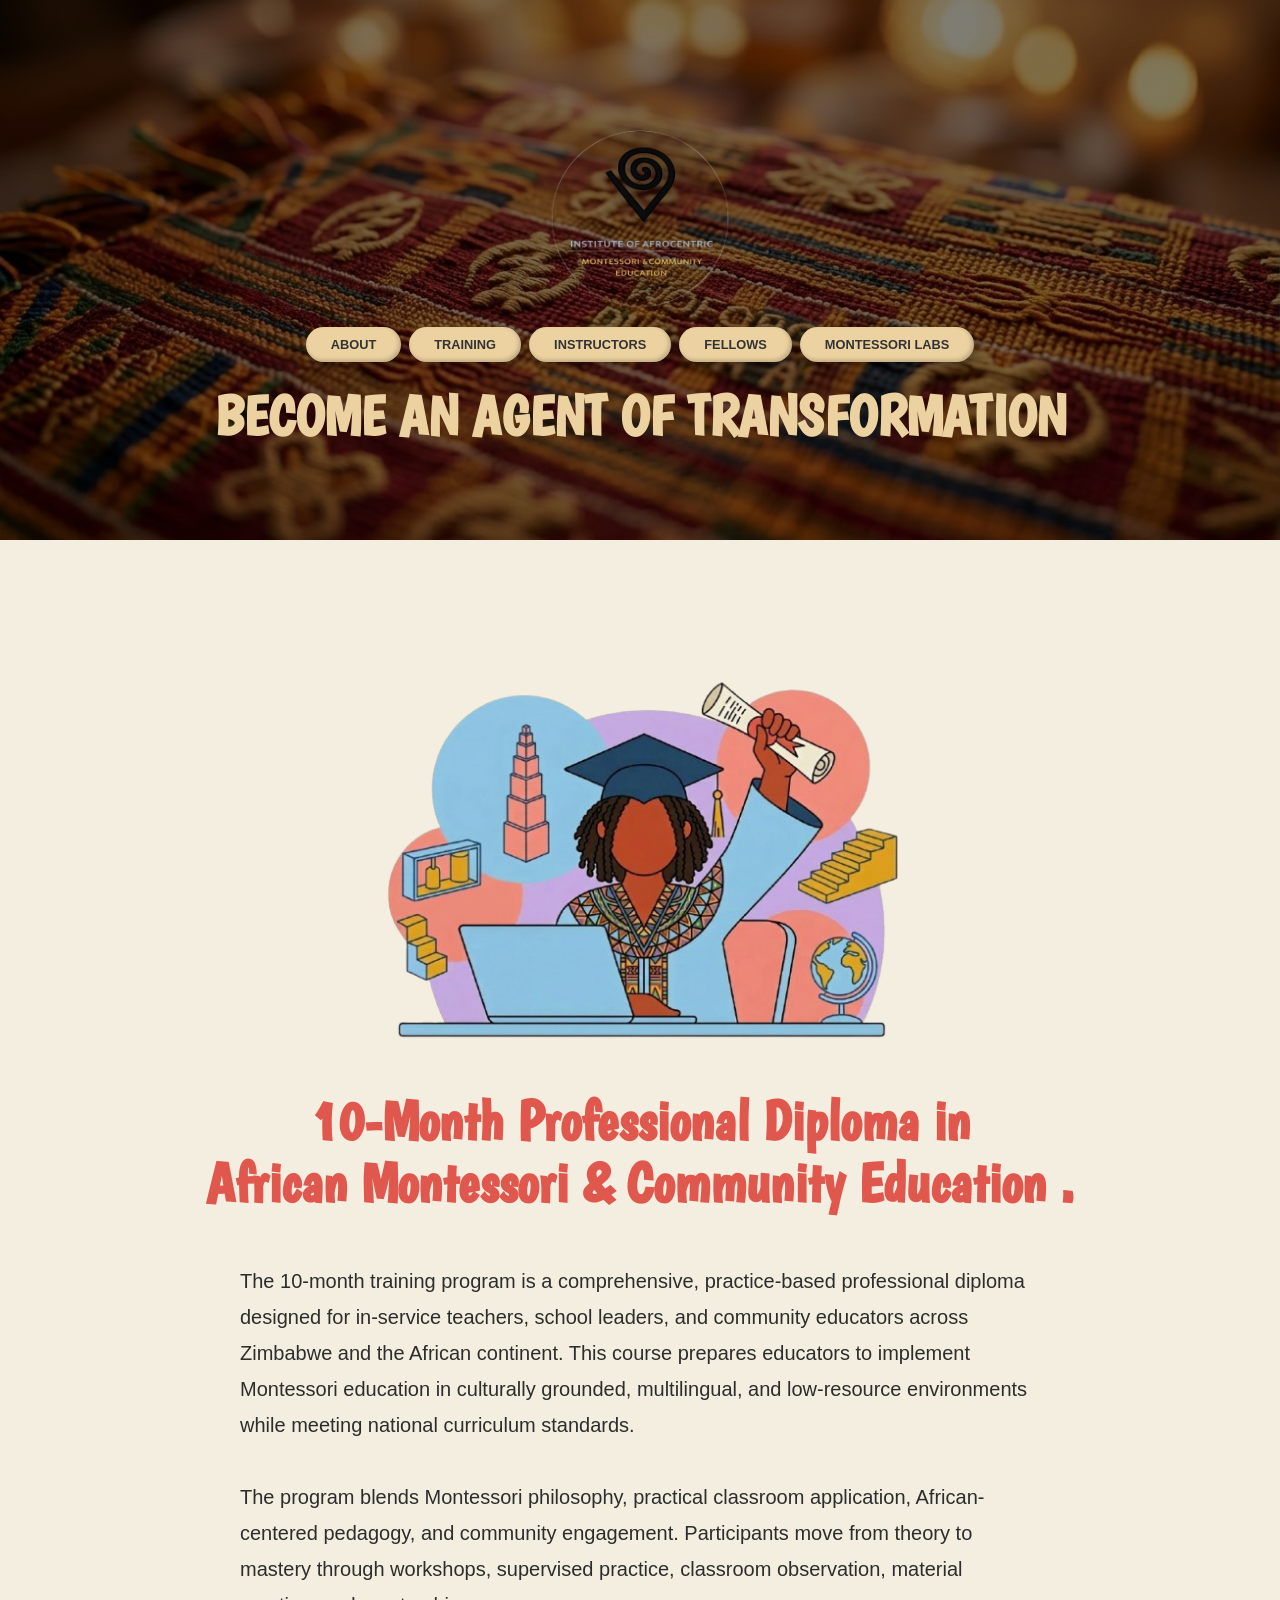
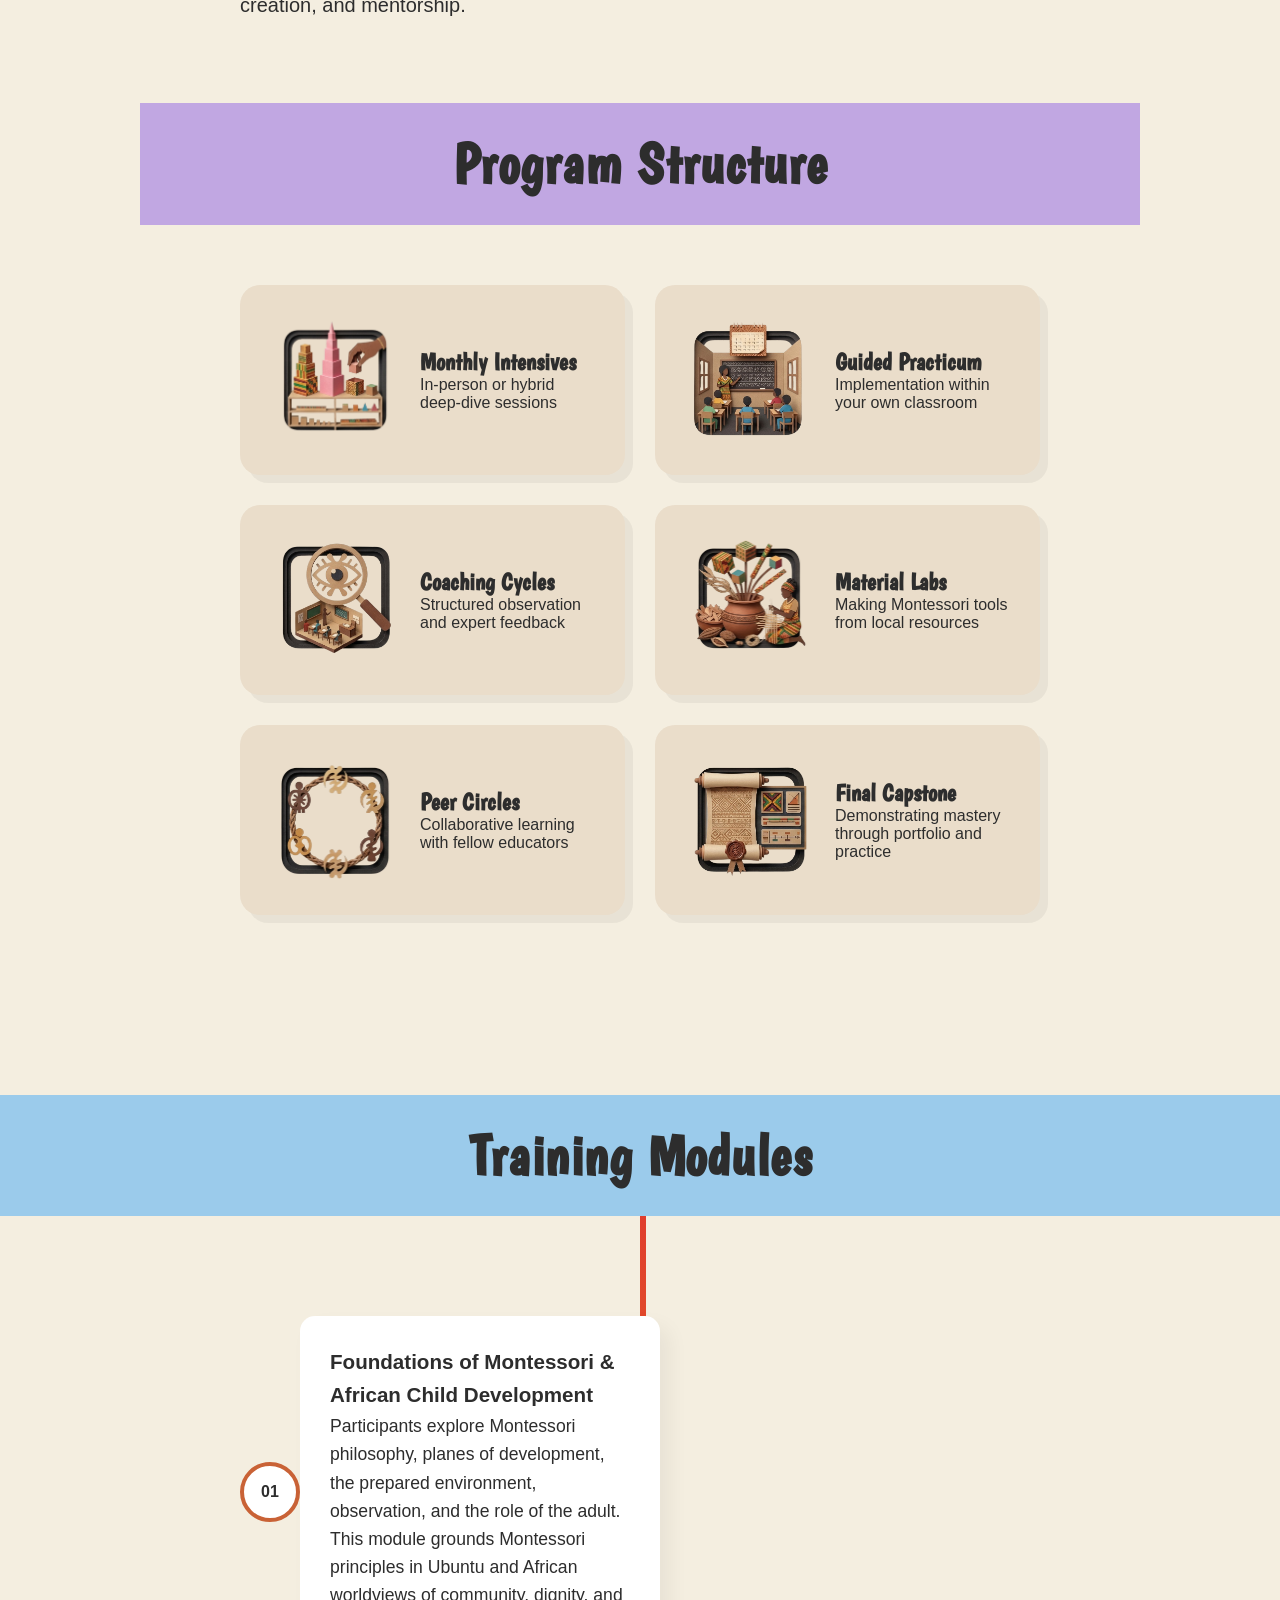
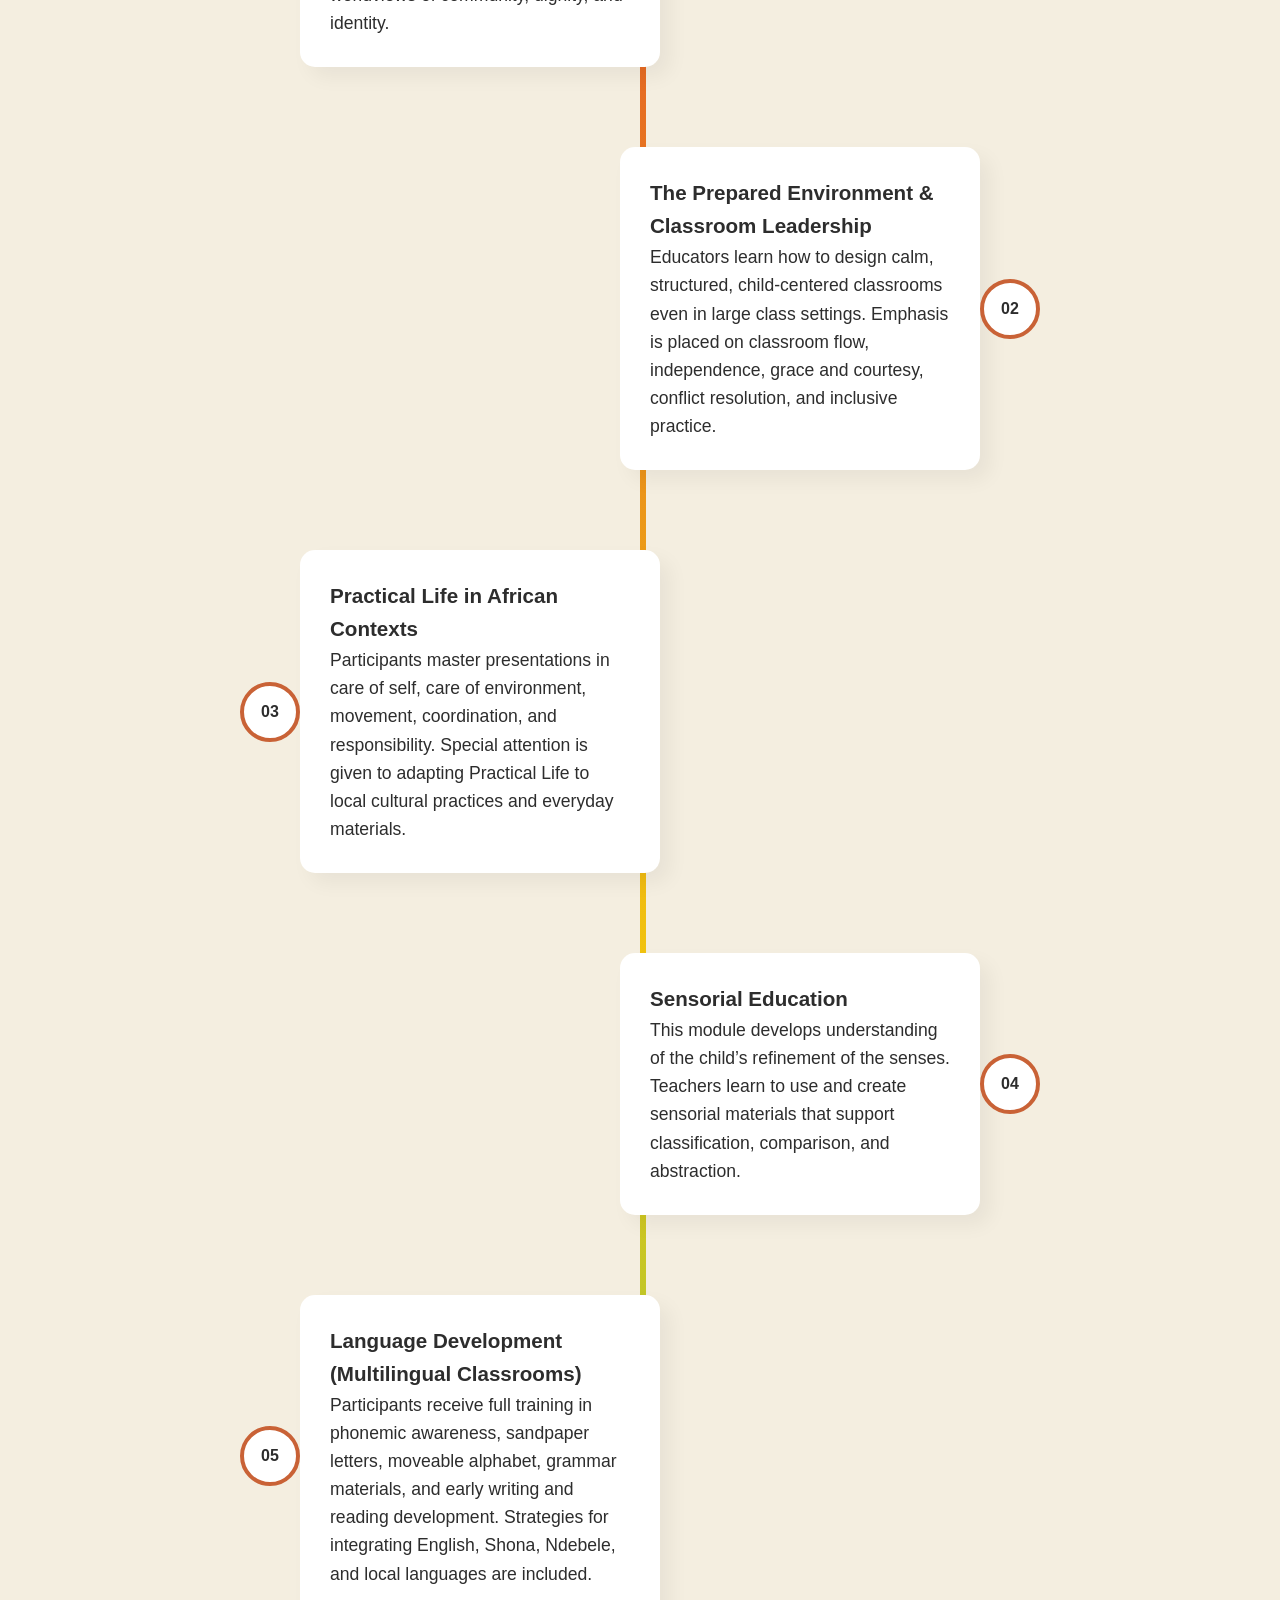
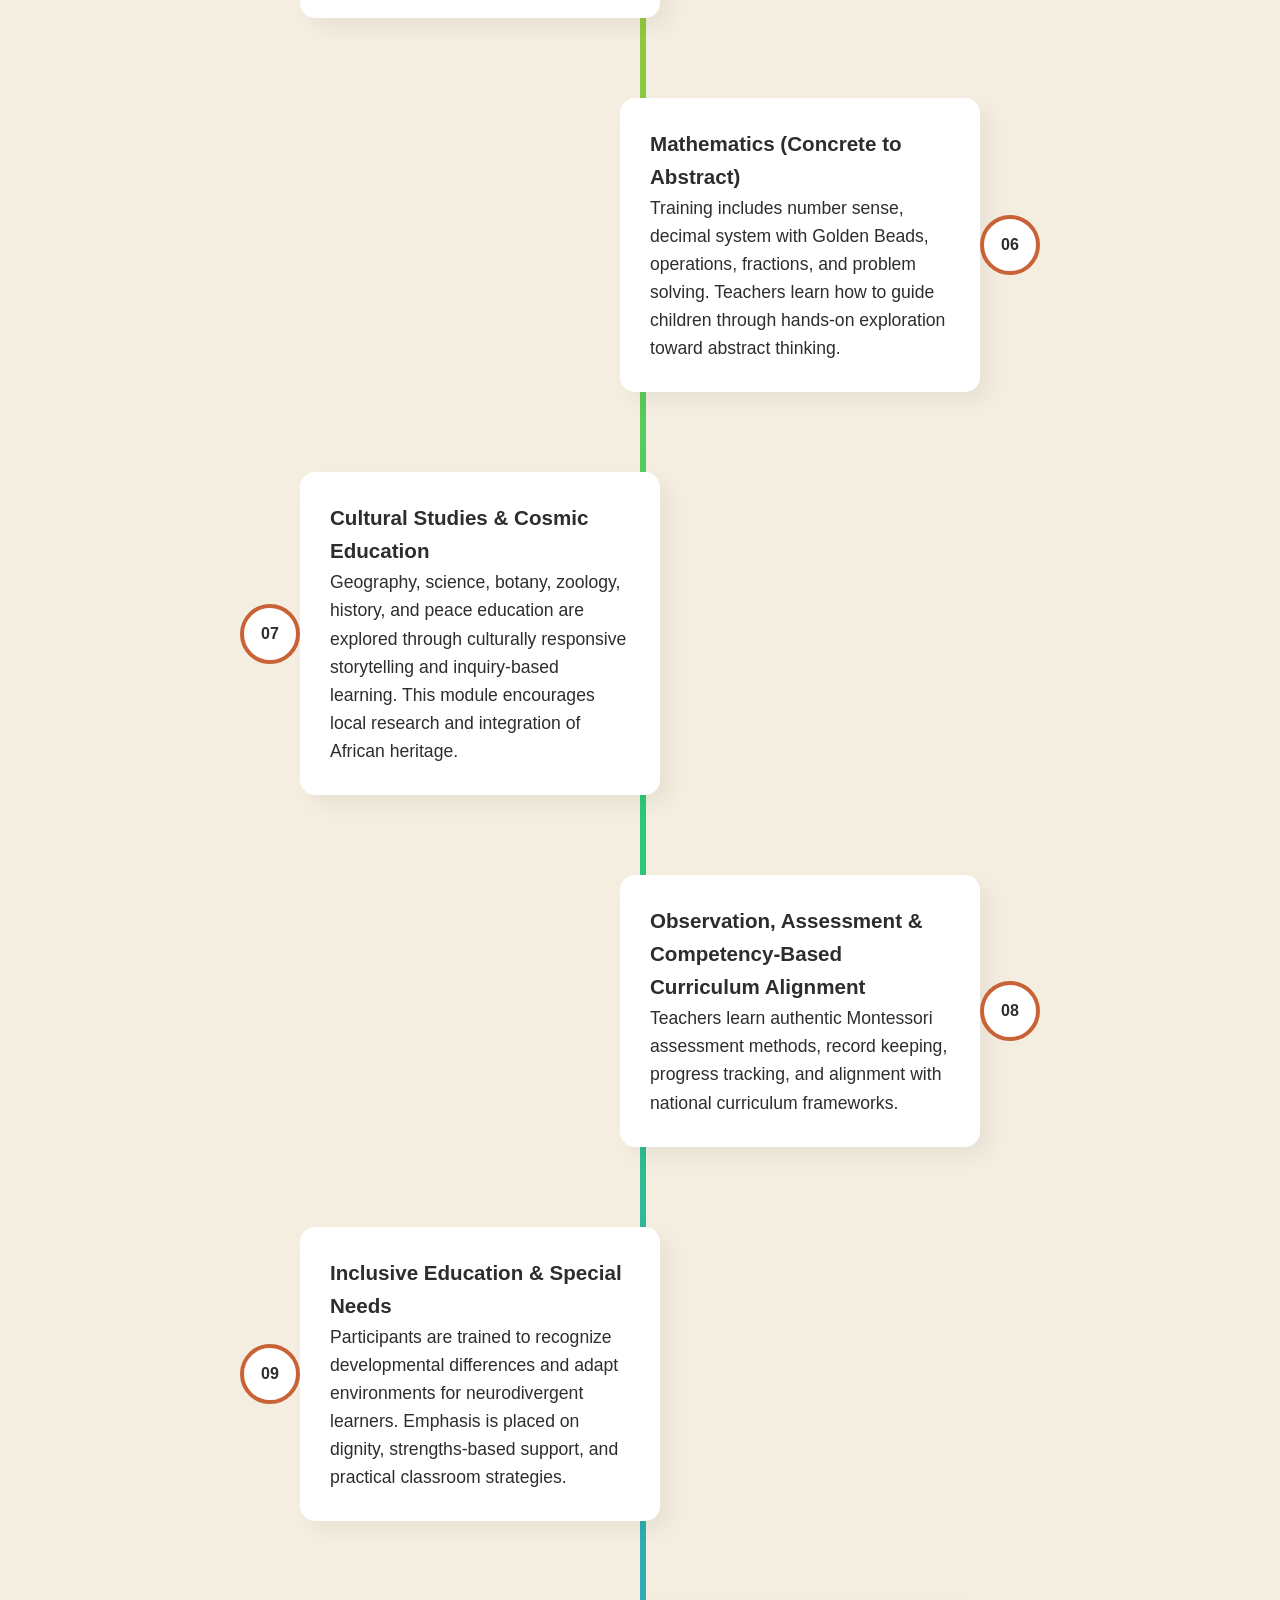
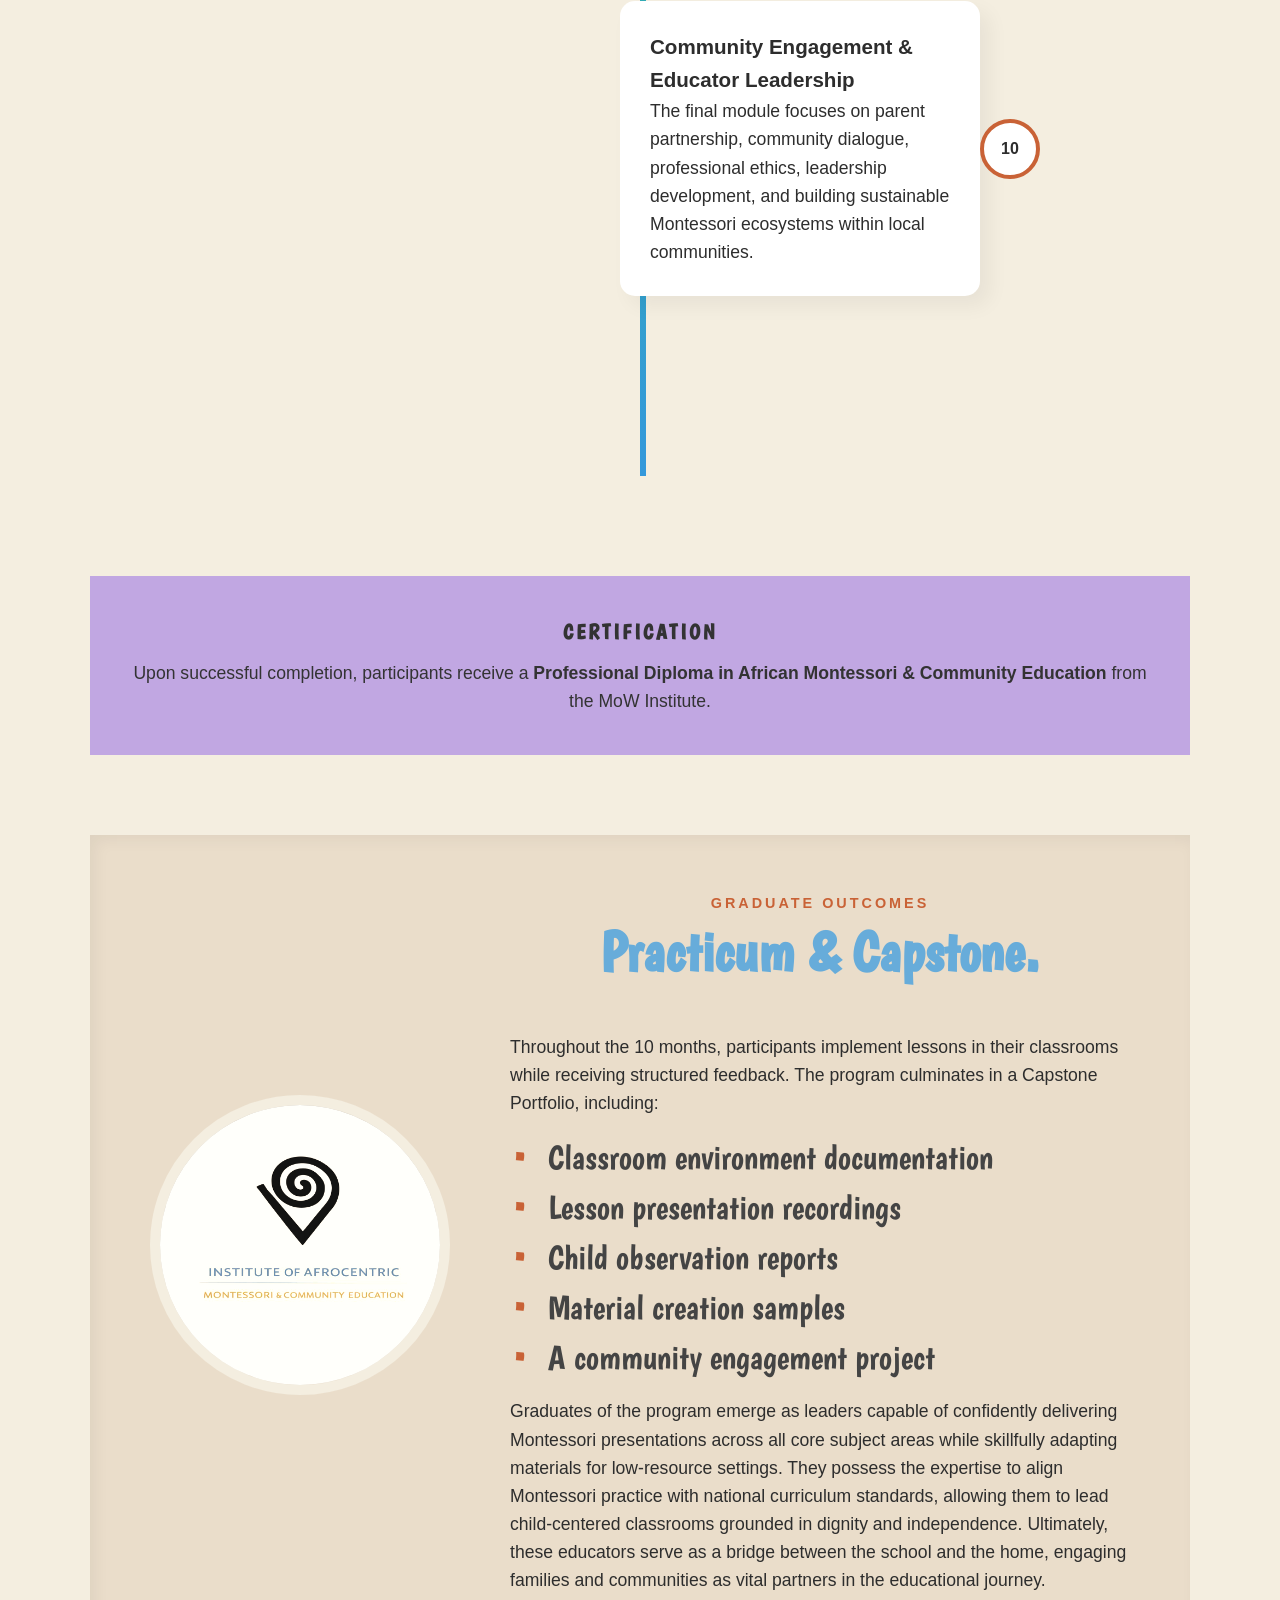
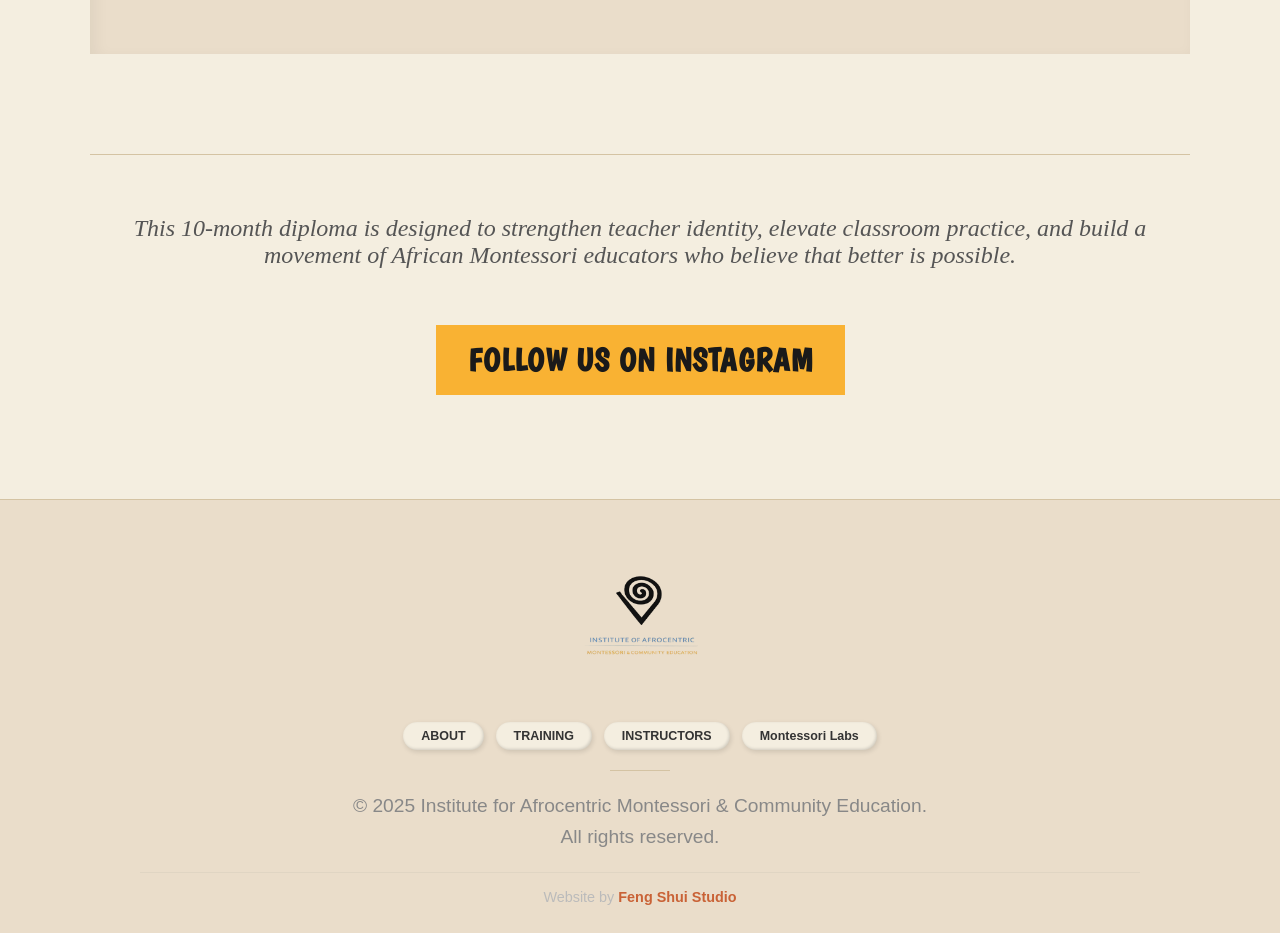
<file: training.html>
<!DOCTYPE html>
<html lang="en">
<head>
    <meta charset="UTF-8">
    <meta name="viewport" content="width=device-width, initial-scale=1.0">
    
        <!-- Primary SEO -->
    <title>Training | 10-Month Montessori Diploma — IAMCE</title>
    <meta name="description" content="Explore the 10-month Professional Diploma in African Montessori & Community Education. Practical, culturally grounded teacher training for educators across Zimbabwe and Africa.">
    <meta name="keywords" content="Montessori diploma Africa, teacher training Zimbabwe, African Montessori programme, 10 month diploma, MoW Institute training, community education, Ubuntu pedagogy">
    <meta name="author" content="MoW Institute for African Montessori & Community Education">
    <meta name="robots" content="index, follow">
    <link rel="canonical" href="https://www.iamce.org/training.html">

    <!-- Open Graph -->
    <meta property="og:type" content="website">
    <meta property="og:url" content="https://www.iamce.org/training.html">
    <meta property="og:title" content="Training | 10-Month Montessori Diploma — IAMCE">
    <meta property="og:description" content="A comprehensive practice-based diploma for in-service teachers and community educators across Zimbabwe and the African continent.">
    <meta property="og:image" content="https://www.iamce.org/img/iamcelogo_1.jpg">
    <meta property="og:locale" content="en_ZW">
    <meta property="og:site_name" content="IAMCE">

    <!-- Twitter / X Card -->
    <meta name="twitter:card" content="summary_large_image">
    <meta name="twitter:title" content="Training | 10-Month Montessori Diploma — IAMCE">
    <meta name="twitter:description" content="A comprehensive practice-based diploma for in-service teachers and community educators across Zimbabwe and the African continent.">
    <meta name="twitter:image" content="https://www.iamce.org/img/iamcelogo_1.jpg">

    <!-- Favicon -->
    <link rel="icon" type="image/jpeg" href="img/iamcelogo_1.jpg">
    <link rel="apple-touch-icon" href="img/iamcelogo_1.jpg">
    <meta name="theme-color" content="#ecd2a1">


    <link rel="stylesheet" href="style.css">
    <link rel="preconnect" href="https://fonts.googleapis.com">
    <link rel="preconnect" href="https://fonts.gstatic.com" crossorigin>
    <link href="https://fonts.googleapis.com/css2?family=Sniglet:wght@800&display=swap" rel="stylesheet">
    <link href="https://fonts.googleapis.com/css2?family=Boogaloo&display=swap" rel="stylesheet">
</head>
<body class="training-page">

    <header class="navbar" style="margin: 0; padding: 0; display: block;">
        <section class="training-hero" style="margin: 0; padding: 10px 0 0 0; position: relative;">
            
            <div class="logo-area" style="margin-top: 0; padding-top: 5px;">
                <img src="img/iamce-logo__2_-Picsart-AiImageEnhancer-removebg-preview.png" alt="IAMCE Logo" style="display: block;">
            </div>

            <nav class="nav-links" style="margin-top: -10px; padding-top: 0;">
                <a href="index.html">ABOUT</a>
                <a href="training.html">TRAINING</a>
                <a href="application.html">INSTRUCTORS</a>
                <a href="fellows-2026.html">FELLOWS</a>
                <a href="labs.html">MONTESSORI LABS</a>
            </nav>

            <div class="hero-overlay" style="margin-top: 20px;">
                <h1 style="margin-top: 0;">BECOME AN AGENT OF TRANSFORMATION</h1>
            </div>
        </section>
    </header>

    <section class="about-section">
        <div class="section-container">
            
            <div class="shield-container">
                <img src="img/diploma.png" alt="Ubuntu Shield" class="responsive-img" >
            </div>

            <header class="about-header">
                <!-- <h3>MoW Institute for African Montessori & Community Education</h3> -->
                <h2 class="styled-heading" style="color: #e0574d">10-Month Professional Diploma in<br>African Montessori & Community Education .</h2>
            </header>


            <div class="content-block intro-text">
                <p>
                  The 10-month training program is a comprehensive, practice-based professional diploma 
                  designed for in-service teachers, school leaders, and community educators across Zimbabwe 
                  and the African continent. This course prepares educators to implement Montessori education in 
                  culturally grounded, multilingual, and low-resource environments while meeting national 
                  curriculum standards. <br> <br>
                  The program blends Montessori philosophy, practical classroom application, African-centered 
                  pedagogy, and community engagement. Participants move from theory to mastery through 
                  workshops, supervised practice, classroom observation, material creation, and mentorship.
                </p>

            </div>

            <header class="about-header" style="
                background-color: #C1A7E2;
                width: 100%;
                padding: 30px 20px;
                text-align: center;
            ">

                <h2 class="styled-heading" style="
                    
                    margin: 0;
                    
                    letter-spacing: 1px;
                ">
                    Program Structure
                </h2>

            </header>

            <div class="structure-grid">

                <div class="structure-card">
                    <img src="img/programs2-removebg-preview.png" class="card-icon" alt="Monthly Intensives">
                    <div class="card-text">
                        <h3>Monthly Intensives</h3>
                        <p>In-person or hybrid deep-dive sessions</p>
                    </div>
                </div>

                <div class="structure-card">
                    <img src="img/programs1-removebg-preview.png" class="card-icon" alt="Guided Practicum">
                    <div class="card-text">
                        <h3>Guided Practicum</h3>
                        <p>Implementation within your own classroom</p>
                    </div>
                </div>


              <div class="structure-card">
                  <img src="img/programs3-removebg-preview.png" class="card-icon" alt="Coaching Cycles icon">
                  <div class="card-text">
                      <h3>Coaching Cycles</h3>
                      <p>Structured observation and expert feedback</p>
                  </div>
              </div>

              <div class="structure-card">
                  <img src="img/programs4-removebg-preview.png" class="card-icon" alt="Material Labs icon">
                  <div class="card-text">
                      <h3>Material Labs</h3>
                      <p>Making Montessori tools from local resources</p>
                  </div>
              </div>

              <div class="structure-card">
                  <img src="img/programs5-removebg-preview.png" class="card-icon" alt="Peer Circles icon">
                  <div class="card-text">
                      <h3>Peer Circles</h3>
                      <p>Collaborative learning with fellow educators</p>
                  </div>
              </div>

              <div class="structure-card">
                  <img src="img/programs6-removebg-preview.png" class="card-icon" alt="Final Capstone icon">
                  <div class="card-text">
                      <h3>Final Capstone</h3>
                      <p>Demonstrating mastery through portfolio and practice</p>
                  </div>
              </div>

            </div>  

        </div>
    </section>
    



     <header class="about-header" style="
                background-color: #9BCBEB;
                width: 100%;
                padding: 30px 20px;
                text-align: center;
            ">

                <h2 class="styled-heading" style="
                    
                    margin: 0;
                    
                    letter-spacing: 1px;
                ">
                    Training  Modules
                </h2>

        </header>


    <section class="skillset-flow">

         
        <div class="rainbow-connector"></div> <div class="skill-block">
            <div class="skill-marker">01</div>
            <div class="skill-content">
                <h3>Foundations of Montessori & African Child Development </h3>
                <p>Participants explore Montessori philosophy, planes of development, the prepared environment, 
observation, and the role of the adult. This module grounds Montessori principles in Ubuntu and 
African worldviews of community, dignity, and identity. </p>
            </div>
        </div>

        <div class="skill-block reverse">
            <div class="skill-marker">02</div>
            <div class="skill-content">
                <h3>The Prepared Environment & Classroom Leadership </h3>
                <p>Educators learn how to design calm, structured, child-centered classrooms even in large class 
settings. Emphasis is placed on classroom flow, independence, grace and courtesy, conflict 
resolution, and inclusive practice. 
</p>
            </div>
        </div>

        <div class="skill-block">
            <div class="skill-marker">03</div>
            <div class="skill-content">
                <h3> Practical Life in African Contexts </h3>
                <p>Participants master presentations in care of self, care of environment, movement, coordination, 
and responsibility. Special attention is given to adapting Practical Life to local cultural practices 
and everyday materials.
</p>
            </div>
        </div>

        <div class="skill-block reverse">
            <div class="skill-marker">04</div>
            <div class="skill-content">
                <h3>Sensorial Education </h3>
                <p>This module develops understanding of the child’s refinement of the senses. Teachers learn to 
use and create sensorial materials that support classification, comparison, and abstraction. </p>
            </div>
        </div>

        <div class="skill-block">
            <div class="skill-marker">05</div>
            <div class="skill-content">
                <h3>Language Development (Multilingual Classrooms)</h3>
                <p>Participants receive full training in phonemic awareness, sandpaper letters, moveable alphabet, 
grammar materials, and early writing and reading development. Strategies for integrating 
English, Shona, Ndebele, and local languages are included.</p>
            </div>
        </div>

        <div class="skill-block reverse">
            <div class="skill-marker">06</div>
            <div class="skill-content">
                <h3>Mathematics (Concrete to Abstract) </h3>
                <p>Training includes number sense, decimal system with Golden Beads, operations, fractions, and 
problem solving. Teachers learn how to guide children through hands-on exploration toward 
abstract thinking.  </p>
            </div>
        </div>

        <div class="skill-block">
            <div class="skill-marker">07</div>
            <div class="skill-content">
                <h3>Cultural Studies & Cosmic Education </h3>
                <p>Geography, science, botany, zoology, history, and peace education are explored through 
culturally responsive storytelling and inquiry-based learning. This module encourages local 
research and integration of African heritage.</p>
            </div>
        </div>

        <div class="skill-block reverse">
            <div class="skill-marker">08</div>
            <div class="skill-content">
                <h3>Observation, Assessment & Competency-Based Curriculum Alignment  </h3>
                <p>Teachers learn authentic Montessori assessment methods, record keeping, progress tracking, 
and alignment with national curriculum frameworks.  </p>
            </div>
        </div>

        <div class="skill-block">
            <div class="skill-marker">09</div>
            <div class="skill-content">
                <h3> Inclusive Education & Special Needs </h3>
                <p>Participants are trained to recognize developmental differences and adapt environments for 
neurodivergent learners. Emphasis is placed on dignity, strengths-based support, and practical 
classroom strategies.</p>
            </div>
        </div>

         <div class="skill-block reverse">
            <div class="skill-marker">10</div>
            <div class="skill-content">
                <h3> Community Engagement & Educator Leadership </h3>
                <p>The final module focuses on parent partnership, community dialogue, professional ethics, 
leadership development, and building sustainable Montessori ecosystems within local 
communities. </p>
            </div>
        </div>

    </section>

    <section class="destination-wrap">
        <div class="dest-container">

              <div class="certification-badge">
                <div class="cert-content">
                    <h3 style="font-family: 'Boogaloo', sans-serif;">Certification</h3>
                    <p>Upon successful completion, participants receive a <strong>Professional Diploma in African Montessori & Community Education</strong> from the MoW Institute.</p>
                </div>
              </div>
            
             <div class="friction-container" style="border-radius: 0%;">
                <div class="">
                    <div class="portal-cutout">
                        <img src="img/iamce-logo (1).jpg" alt="Hands-on Learning" class="portal-img">
                    </div>
                    <div class=""></div>
                </div>

                <div class="friction-text">

                    <header class="about-header">
                        <h3>Graduate Outcomes</h3>
                        <h2 class="styled-heading" style="color: #67acda">Practicum & Capstone.</h2>
                    </header>
                    <p>Throughout the 10 months, participants implement lessons in their classrooms while receiving 
                       structured feedback. The program culminates in a Capstone Portfolio, including:</p>
                    <ul class="friction-list">
                        <li><span>•</span> Classroom environment documentation </li>
                        <li><span>•</span> Lesson presentation recordings </li>
                        <li><span>•</span> Child observation reports</li>
                        <li><span>•</span> Material creation samples</li>
                        <li><span>•</span>  A community engagement project</li>
                    </ul>
                    <p>
                      Graduates of the program emerge as leaders capable of confidently delivering Montessori presentations across all core subject areas while skillfully adapting materials for low-resource settings. They possess the expertise to align Montessori practice with national curriculum standards, allowing them to lead child-centered classrooms grounded in dignity and independence. Ultimately, these educators serve as a bridge between the school and the home, engaging families and communities as vital partners in the educational journey.
                    </p>
                </div>
            </div>

            <div class="final-call">
                <p>This 10-month diploma is designed to strengthen teacher identity, elevate classroom practice, and build a movement of African Montessori educators who believe that better is possible.</p>
                
                <footer class="footer-action">
                    <a href="https://www.instagram.com/montessorionwheels?igsh=eGJ3bTIyNDR4eGZ5" class="cta-buttonA" style="text-decoration: none;" target="_blank" rel="noopener">
                        
                        <span class="main-text" >FOLLOW US ON INSTAGRAM</span>
                    
                    </a>
                </footer>
            </div>

        </div>
    </section>

<footer class="site-footer">
        <div class="site-footer-inner">
            <img src="img/iamce-logo__1_-Picsart-AiImageEnhancer-removebg-preview.png" alt="IAMCE Logo" class="site-footer-logo">
            <nav class="site-footer-nav">
                <a href="index.html">ABOUT</a>
                <a href="training.html">TRAINING</a>
                <a href="application.html">INSTRUCTORS</a>
                <a href="labs.html">Montessori Labs</a>
            </nav>
            <div class="site-footer-divider"></div>
            <p class="site-footer-copy">
                © 2025 Institute for Afrocentric Montessori & Community Education.<br>
                All rights reserved.
            </p>
            <p class="site-footer-credit">
                Website by <a href="mailto:fengshuistudiohq@gmail.com?subject=Website Inquiry" target="_blank" rel="noopener noreferrer">Feng Shui Studio</a>
            </p>
        </div>
    </footer>

</body>
</html>
</file>
<file: style.css>
* {
    margin: 0;
    padding: 0;
    box-sizing: border-box;
}

body {
    font-family: 'Arial', sans-serif;
    /* overflow: hidden;  */
}

.landing-container {
    background: linear-gradient(160deg, rgba(30,15,5,0.6) 0%, rgba(180,80,20,0.35) 100%),
                url('img/africanbackground.jpg') no-repeat center 60% / cover;
    min-height: 100vh;
    display: flex;
    flex-direction: column;
    justify-content: space-between;
    padding: clamp(16px, 4vw, 40px) clamp(16px, 8vw, 100px) clamp(24px, 5vw, 50px);
}

/* NAVBAR */
.navbar {
    display: flex;
    justify-content: space-between;
    align-items: flex-start;
    padding-top: 20px;
    flex-shrink: 0;
    flex-wrap: wrap;
    gap: 14px;
}

.logo-area img {
    height: auto; 
    width: clamp(180px, 18vw, 320px); 
    filter: drop-shadow(2px 4px 10px rgba(0,0,0,0.4));
    transition: transform 0.3s ease-in-out;
}

.nav-links {
    margin-top: 8px;
    display: flex;
    flex-wrap: wrap;
    gap: 8px;
    justify-content: flex-end;
}

.nav-links a {
    text-decoration: none;
    color: #333;
    font-weight: bold;
    font-size: clamp(0.7rem, 1vw, 0.85rem);
    background: #ecd2a1; 
    padding: 10px 25px;
    border-radius: 50px;
    box-shadow: inset -2px -2px 4px rgba(0,0,0,0.2), 
                2px 4px 8px rgba(0,0,0,0.3);
    transition: transform 0.2s cubic-bezier(0.175, 0.885, 0.32, 1.275);
    display: inline-block;
    white-space: nowrap;
}

.nav-links a:hover {
    background: #fdf5e6; /* Brightens slightly on hover */
    transform: scale(1.1); /* Subtle grow */
    color: #000;
    box-shadow: 0px 8px 15px rgba(0,0,0,0.2);
}

/* MAIN TEXT STYLE */
.hero-text {
    flex: 1;
    display: flex;
    align-items: center;
     max-width: 900px;
}

.hero-text h1 {
    font-family: 'Boogaloo', sans-serif;
    color: #ecd2a1; 
    font-size: clamp(2.4rem, 6.5vw, 5rem); 
    line-height: 0.95;
    letter-spacing: 2px;
    text-shadow: 1px 1px 0px #d4c4a8, 
                 2px 2px 0px #b8a98f, 
                 4px 8px 15px rgba(0,0,0,0.6);
}

/* APPLY BUTTON */
.footer-action {
    display: flex;
    justify-content: center;
    flex-shrink: 0;
    padding-bottom: 4px;
}

.apply-btn {
    text-decoration: none;
    background: #ecd2a1;
    padding: clamp(12px, 2vw, 18px) clamp(28px, 5vw, 50px);
    border-radius: 60px;
    display: flex;
    flex-direction: column;
    align-items: center;
    border: 3px solid #b8a98f; 
    box-shadow: 
        0px 15px 35px rgba(0, 0, 0, 0.5),
        inset 0px -6px 10px rgba(0, 0, 0, 0.2),
        inset 0px 6px 10px rgba(255, 255, 255, 0.5),
        inset 0px 0px 0px 2px rgba(165, 142, 102, 0.5);
    transition: all 0.3s cubic-bezier(0.175, 0.885, 0.32, 1.275);
}

.apply-btn:hover {
    transform: scale(1.05);
}

.sub-text {
    font-size: clamp(0.7rem, 1.2vw, 0.9rem);
    color: #444;
    font-weight: bold;
    font-family: 'Boogaloo', sans-serif;
}

.main-text {
    font-size: clamp(1.4rem, 3vw, 2rem);
    color: #1a1a1a;
    font-weight: 900;
    font-family: 'Boogaloo', sans-serif;
}

/* MOBILE RESPONSIVENESS */
@media (max-width: 768px) {
    .landing-container {
        padding: 20px 20px 28px;
    }
    .navbar {
        flex-direction: column;
        align-items: center;
        gap: 14px;
    }
    .logo-area img {
        width: clamp(140px, 55vw, 220px);
    }
    .nav-links {
        justify-content: center;
        margin-top: 0;
    }
    .hero-text {
        justify-content: center;
    }
    .hero-text h1 {
        text-align: center;
    }
}

/* --- ABOUT SECTION STYLES --- */
.about-section {
    background-color: #f4eee0; /* Sahara Sand */
    padding: 120px 20px;
    font-family: 'Inter', sans-serif;
    color: #2d2d2d;
    
}

.section-container {
    max-width: 1000px;
    margin: 0 auto;
    
}

/* 1. Shield Header */
.shield-container {
    text-align: center;
    margin-bottom: 30px;
    justify-content: center;
}

.sahara-shield {
    width: 80px;
    filter: drop-shadow(2px 4px 6px rgba(0,0,0,0.1));
}

.responsive-img {
    max-width: 100%;  /* Prevents the image from overflowing the screen */
    height: auto;      /* Maintains the aspect ratio so it doesn't look squished */
    display: block;    /* Removes bottom whitespace common with images */
     margin: 0 auto; 
}

/* Optional: If you want the image to have a specific max size on desktop */
@media (min-width: 768px) {
    .responsive-img {
        width: 600px; /* Or whatever size you prefer for large screens */
    }
}

.about-header h3 {
    font-size: 0.9rem;
    text-transform: uppercase;
    letter-spacing: 3px;
    color: #c96236; /* Terracotta */
    margin-bottom: 10px;
    text-align: center;
}

.styled-heading {
    
    font-family: 'Boogaloo', serif;
    font-size: 3.5rem;
    line-height: 1.1;
    margin-bottom: 50px;
    text-align: center;
}

/* 2. Intro Text */
.intro-text p {
    font-size: 1.25rem;
    line-height: 1.8;
    max-width: 800px;
    margin: 0 auto 80px;
    font-weight: 300;
}

/* 3. The Friction Container (Portal + Reality) */
.friction-container {
    display: flex;
    align-items: center;
    gap: 60px;
    background: #eaddca; /* Deeper Sand */
    padding: 60px;
    border-radius: 40px;
    margin-bottom: 100px;
    box-shadow: inset 5px 5px 15px rgba(0,0,0,0.05);
}

.portal-wrapper {
    position: relative;
    flex-shrink: 0;
}

.portal-cutout {
    width: 300px;
    height: 300px;
    border-radius: 50%;
    overflow: hidden;
    position: relative;
    z-index: 2;
    box-shadow: inset 0 10px 20px rgba(0,0,0,0.3);
    border: 10px solid #f4eee0;
}

.portal-img {
    width: 100%;
    height: 100%;
    object-fit: cover;
    filter: sepia(20%);
}

.rainbow-ring {
    position: absolute;
    top: -8px; left: -8px; right: -8px; bottom: -8px;
    background: linear-gradient(45deg, #e03e2d, #f1c40f, #2ecc71, #3498db);
    border-radius: 50%;
    z-index: 1;
}

.friction-text {
    text-align: left;
}

.skill-content,
.cert-content,
.friction-text p {
    font-size: 1.1rem;
    line-height: 1.6;
}

.friction-list {
    list-style: none;
    padding: 0;
    margin: 20px 0;
}

.friction-list li {
    font-family: 'Boogaloo', sans-serif;
    
    font-size: 2.1rem;
    margin-bottom: 10px;
    color: #444;
}

.friction-list span {
    color: #c96236;
    margin-right: 10px;
}

/* 4. The Gravity Footer */
.gravity-card {
    border-top: 1px solid #d4c3a3;
    padding-top: 60px;
}

.final-quote {
    font-family: 'Playfair Display', serif;
    font-style: italic;
    font-size: 1.6rem;
    line-height: 1.5;
    color: #555;
    max-width: 800px;
    margin: 0 auto 40px;
}

.movement-bar {
    display: flex;
    justify-content: center;
    gap: 20px;
    font-weight: 700;
    text-transform: uppercase;
    font-size: 0.8rem;
    letter-spacing: 2px;
    color: #c96236;
}

.m-divider {
    color: #d4c3a3;
}

/* Responsive */
@media (max-width: 850px) {
    .friction-container {
        flex-direction: column;
        padding: 40px 20px;
    }
    .styled-heading { font-size: 2.5rem; }
    .movement-bar { flex-direction: column; gap: 10px; }
    .m-divider { display: none; }
}

/* Container */
.containerX {
    max-width: 1200px;
    margin: 0 auto;
    padding: 0 20px;
}

/* Typography used in section */
.section-labelX {
    font-family: 'Boogaloo',sans-serif;
    font-size: 1.2rem;
    text-transform: uppercase;
    letter-spacing: 3px;
    color: #c96236; /* Terracotta */
    margin-bottom: 10px;
}

.section-titleX {
    font-family: 'Boogaloo', serif;
    font-size: 3.5rem;
    line-height: 1.1;
    margin-bottom: 50px;
}

/* Button */
.cta-buttonA {
      background-color: #f9b233;
      color: #333;
      border: none;
      padding: 1rem 2rem;
      font-size: 1rem;
      font-weight: bold;
      letter-spacing: 1px;
      cursor: pointer;
      align-self: flex-start;
      transition: background-color 0.3s ease, transform 0.2s ease;
      margin-top: 1rem;
    }

.cta-buttonX {
    background-color: #F0B323;
    color: black;
    padding: 14px 32px;
    border: none;
    font-size: 1.5rem;
    font-family: 'Arial', sans-serif;
    cursor: pointer;
    transition: all 0.3s ease;
}


.cta-buttonX:hover {
    background-color: #333;
    transform: translateY(-2px);
}

/* STORIES SECTION */

.storiesX {
    padding: 100px 0;
    position: relative;
    overflow: hidden;
}

.stories-contentX {
    display: grid;
    grid-template-columns: 1fr 1fr;
    gap: 80px;
    align-items: start;
}

.stories-visualX {
    position: relative;
    height: 500px;
}

.story-image-mainX {
    position: absolute;
    width: 350px;
    height: 350px;
    border-radius: 50%;
    overflow: hidden;
    top: 50%;
    left: 50%;
    transform: translate(-50%, -50%);
    box-shadow: 0 10px 40px rgba(0,0,0,0.1);
}

.story-image-mainX img {
    width: 100%;
    height: 100%;
    object-fit: cover;

    /* 1. Force high-quality downsampling */
    image-rendering: -webkit-optimize-contrast; 
    image-rendering: high-quality;

    /* 2. Hardware acceleration: Shifts rendering to the GPU */
    transform: translateZ(0);
    backface-visibility: hidden;

    /* 3. Sub-pixel smoothing */
    -webkit-font-smoothing: antialiased;
}

.story-image-smallX {
    position: absolute;
    width: 120px;
    height: 120px;
    border-radius: 50%;
    overflow: hidden;
    border: 4px solid #faf8f5;
    box-shadow: 0 5px 20px rgba(0,0,0,0.1);
}

.story-image-smallX img {
    width: 100%;
    height: 100%;
    object-fit: cover;
}

.story-image-1X {
    top: 15%;
    right: 10%;
}

.story-image-2X {
    bottom: 15%;
    left: 5%;
}

.dotX {
    position: absolute;
    width: 20px;
    height: 20px;
    border-radius: 50%;
    opacity: 0.8;
}

.dot-5X {
    background-color: #D4A574;
    top: 25%;
    left: 8%;
    width: 12px;
    height: 12px;
}

.dot-6X {
    background-color: #E8B87D;
    bottom: 15%;
    right: 12%;
}

.dots-patternX {
    position: absolute;
    width: 100px;
    height: 100px;
    top: 5%;
    left: 10%;
    background-image: radial-gradient(circle, #D4A574 2px, transparent 2px);
    background-size: 15px 15px;
    opacity: 0.3;
}

.stories-textX {
    text-align: left;
}

.stories-descriptionX {
    font-size: 1.1rem;
    color: #555;
    margin-bottom: 1.5rem;
    line-height: 1.8;
}

.stories-actionsX {
    display: flex;
    gap: 20px;
    margin-top: 2rem;
    flex-wrap: wrap;
}

.more-textX {
  display: none;
}

.read-more-btnX {
  margin-top: 10px;
  background: none;
  border: none;
  color: #E2665C;
  font-weight: bold;
  cursor: pointer;
  padding: 0;
}

.read-more-btnX:hover {
  text-decoration: underline;
}

/* Tablet */
@media (max-width: 968px) {

    .stories-contentX {
        grid-template-columns: 1fr;
        gap: 50px;
    }

    .section-titleX {
        font-size: 2rem;
    }

    .stories-visualX {
        height: 400px;
    }

    .story-image-mainX {
        width: 280px;
        height: 280px;
    }

    .story-image-smallX {
        width: 100px;
        height: 100px;
    }

    .stories-actionsX {
        flex-direction: column;
    }

}

/* Mobile */
@media (max-width: 640px) {

    .storiesX {
        padding: 60px 0;
    }

    .section-titleX {
        font-size: 1.8rem;
    }

    .stories-visualX {
        height: 350px;
    }

    .story-image-mainX {
        width: 240px;
        height: 240px;
    }

    .story-image-smallX {
        width: 80px;
        height: 80px;
    }

    .cta-buttonX {
        width: 100%;
    }

}

/* TRAINING PAGE SPECIFICS */
.training-page {
    background-color: #f4eee0; /* Sahara Sand */
    color: #2d2d2d;
}

/* 1. Hero with Image Overlay */
.training-hero {
    width: 100%;
    height: 60vh;
    background: linear-gradient(rgba(0,0,0,0.5), rgba(0,0,0,0.5)), url('img/woven\ kente.png');
    background-size: cover;
    background-position: center;
    display: flex;
    flex-direction: column;
    align-items: center;
    justify-content: center;
    text-align: center;
}

.training-hero h1 {
    font-family: 'Boogaloo', serif;
    font-size: 3.5rem;
    color: #ecd2a1;
}

/* 2. Program Grid (Card Style) */
.structure-grid {
    display: grid;
    grid-template-columns: repeat(auto-fit, minmax(280px, 1fr));
    gap: 30px;
    padding: 60px 10%;
}

.structure-card {
    background: #eaddca;
    padding: 30px;
    border-radius: 20px;
    box-shadow: 8px 8px 0px rgba(0,0,0,0.05);
    transition: transform 0.3s;

    display: flex;
    align-items: center;
    gap: 20px;
}
.structure-card h3{
    font-family: 'Boogaloo', serif;
    font-size: 1.5rem;
}

.structure-card:hover {
    transform: translateY(-10px);
}

.card-icon { width: 130px;
    height: 130px;
    object-fit: contain;
    flex-shrink: 0; }

/* 3. Skillset Flow (Rainbow Path) */
.skillset-flow {
    position: relative;
    padding: 100px 0;
    max-width: 800px;
    margin: 0 auto;
}

/* The winding rainbow trail connector */
.rainbow-connector {
    position: absolute;
    top: 0; left: 50%;
    width: 6px; height: 100%;
    background: linear-gradient(#e03e2d, #f1c40f, #2ecc71, #3498db);
    z-index: 1;
}

.skill-block {
    display: flex;
    align-items: center;
    margin-bottom: 80px;
    position: relative;
    z-index: 2;
}

.skill-block.reverse { flex-direction: row-reverse; }

.skill-marker {
    width: 60px; height: 60px;
    background: white;
    border: 4px solid #c96236;
    border-radius: 50%;
    display: flex;
    align-items: center;
    justify-content: center;
    font-weight: bold;
}

.skill-content {
    background: white;
    padding: 30px;
    border-radius: 15px;
    width: 45%;
    box-shadow: 10px 10px 20px rgba(0,0,0,0.05);
}


/* 4. Outcomes Footer (Minimalist) */
.outcomes-footer {
    padding: 100px 10%;
    background: #2d2d2d;
    color: #f4eee0;
    text-align: center;
}


/* --- DESTINATION SECTION --- */
.destination-wrap {
    background-color: #f4eee0; /* Sahara Sand */
    padding: 100px 5%;
    font-family: 'Inter', sans-serif;
}

.dest-container {
    max-width: 1100px;
    margin: 0 auto;
}

/* Practicum Split */
.practicum-split {
    display: flex;
    align-items: center;
    gap: 60px;
    margin-bottom: 80px;
}

.practicum-text { flex: 1; text-align: left; }
.practicum-image { flex: 1; }

.rounded-paper-shadow {
    width: 100%;
    border-radius: 30px;
    box-shadow: 15px 15px 0px #eaddca; /* Matches paper-cut theme */
}

.portfolio-list {
    list-style: none;
    padding: 0;
    margin-top: 20px;
}

.portfolio-list li {
    margin-bottom: 12px;
    font-size: 1.1rem;
    display: flex;
    align-items: center;
}

.portfolio-list span {
    color: #c96236;
    margin-right: 15px;
    font-size: 1.2rem;
}

/* Certification Banner */
.certification-badge {
    background: #C1A7E2;
    color: #333333;
    padding: 40px;
    margin-bottom: 80px;
    text-align: center;
}

.certification-badge h3 {
    text-transform: uppercase;
    letter-spacing: 3px;
    margin-bottom: 10px;
    color: #333333; /* Gold accent for the diploma */
}

/* Outcomes Grid */
.outcomes-grid {
    text-align: left;
    margin-bottom: 80px;
}

.outcomes-list {
    display: grid;
    grid-template-columns: 1fr 1fr;
    gap: 20px;
    margin-top: 30px;
}

.outcome-item {
    background: white;
    padding: 25px;
    border-radius: 15px;
    border-left: 5px solid #c96236;
    font-weight: 500;
}

/* Final Call to Action */
.final-call {
    text-align: center;
    border-top: 1px solid #d4c3a3;
    padding-top: 60px;
}

.final-call p {
    font-family: 'Playfair Display', serif;
    font-style: italic;
    font-size: 1.5rem;
    margin-bottom: 40px;
    color: #555;
}

.movement-btn {
    display: inline-block;
    padding: 20px 50px;
    background: #c96236;
    color: white;
    text-decoration: none;
    font-weight: bold;
    border-radius: 50px;
    text-transform: uppercase;
    transition: background 0.3s;
}

.movement-btn:hover { background: #e03e2d; }

/* Responsive */
@media (max-width: 800px) {
    .practicum-split { flex-direction: column; }
    .outcomes-list { grid-template-columns: 1fr; }
}


/* ─── SITE FOOTER ─────────────────────────────────────────── */
.site-footer {
    background-color: #eaddca;
    border-top: 1px solid #d4c3a3;
    padding: 48px 10% 28px;
    font-family: Arial, Helvetica, sans-serif;
}

.site-footer-inner {
    max-width: 1000px;
    margin: 0 auto;
    display: flex;
    flex-direction: column;
    align-items: center;
    gap: 20px;
}

.site-footer-logo {
    height: auto;
    width: clamp(100px, 12vw, 160px);
    
}

.site-footer-nav {
    display: flex;
    gap: 12px;
    flex-wrap: wrap;
    justify-content: center;
}

.site-footer-nav a {
    text-decoration: none;
    color: #333;
    font-weight: bold;
    font-size: 0.78rem;
    background: #f4eee0;
    padding: 7px 18px;
    border-radius: 50px;
    box-shadow: inset -1px -1px 3px rgba(0,0,0,0.15),
                1px 2px 5px rgba(0,0,0,0.12);
    transition: transform 0.2s cubic-bezier(0.175, 0.885, 0.32, 1.275);
    display: inline-block;
    white-space: nowrap;
}

.site-footer-nav a:hover {
    background: #fff;
    transform: scale(1.08);
    color: #000;
}

.site-footer-divider {
    width: 60px;
    height: 1px;
    background: #d4c3a3;
}

.site-footer-copy {
    font-size: 1.2rem;
    color: #888;
    text-align: center;
    line-height: 1.6;
}

.site-footer-credit {
    font-size: 0.9rem;
    color: #bbb;
    text-align: center;
    padding-top: 16px;
    border-top: 1px solid #e0d5c3;
    width: 100%;
}

.site-footer-credit a {
    color: #c96236;
    text-decoration: none;
    font-weight: bold;
    transition: opacity 0.2s;
}

.site-footer-credit a:hover {
    opacity: 0.7;
}
</file>
